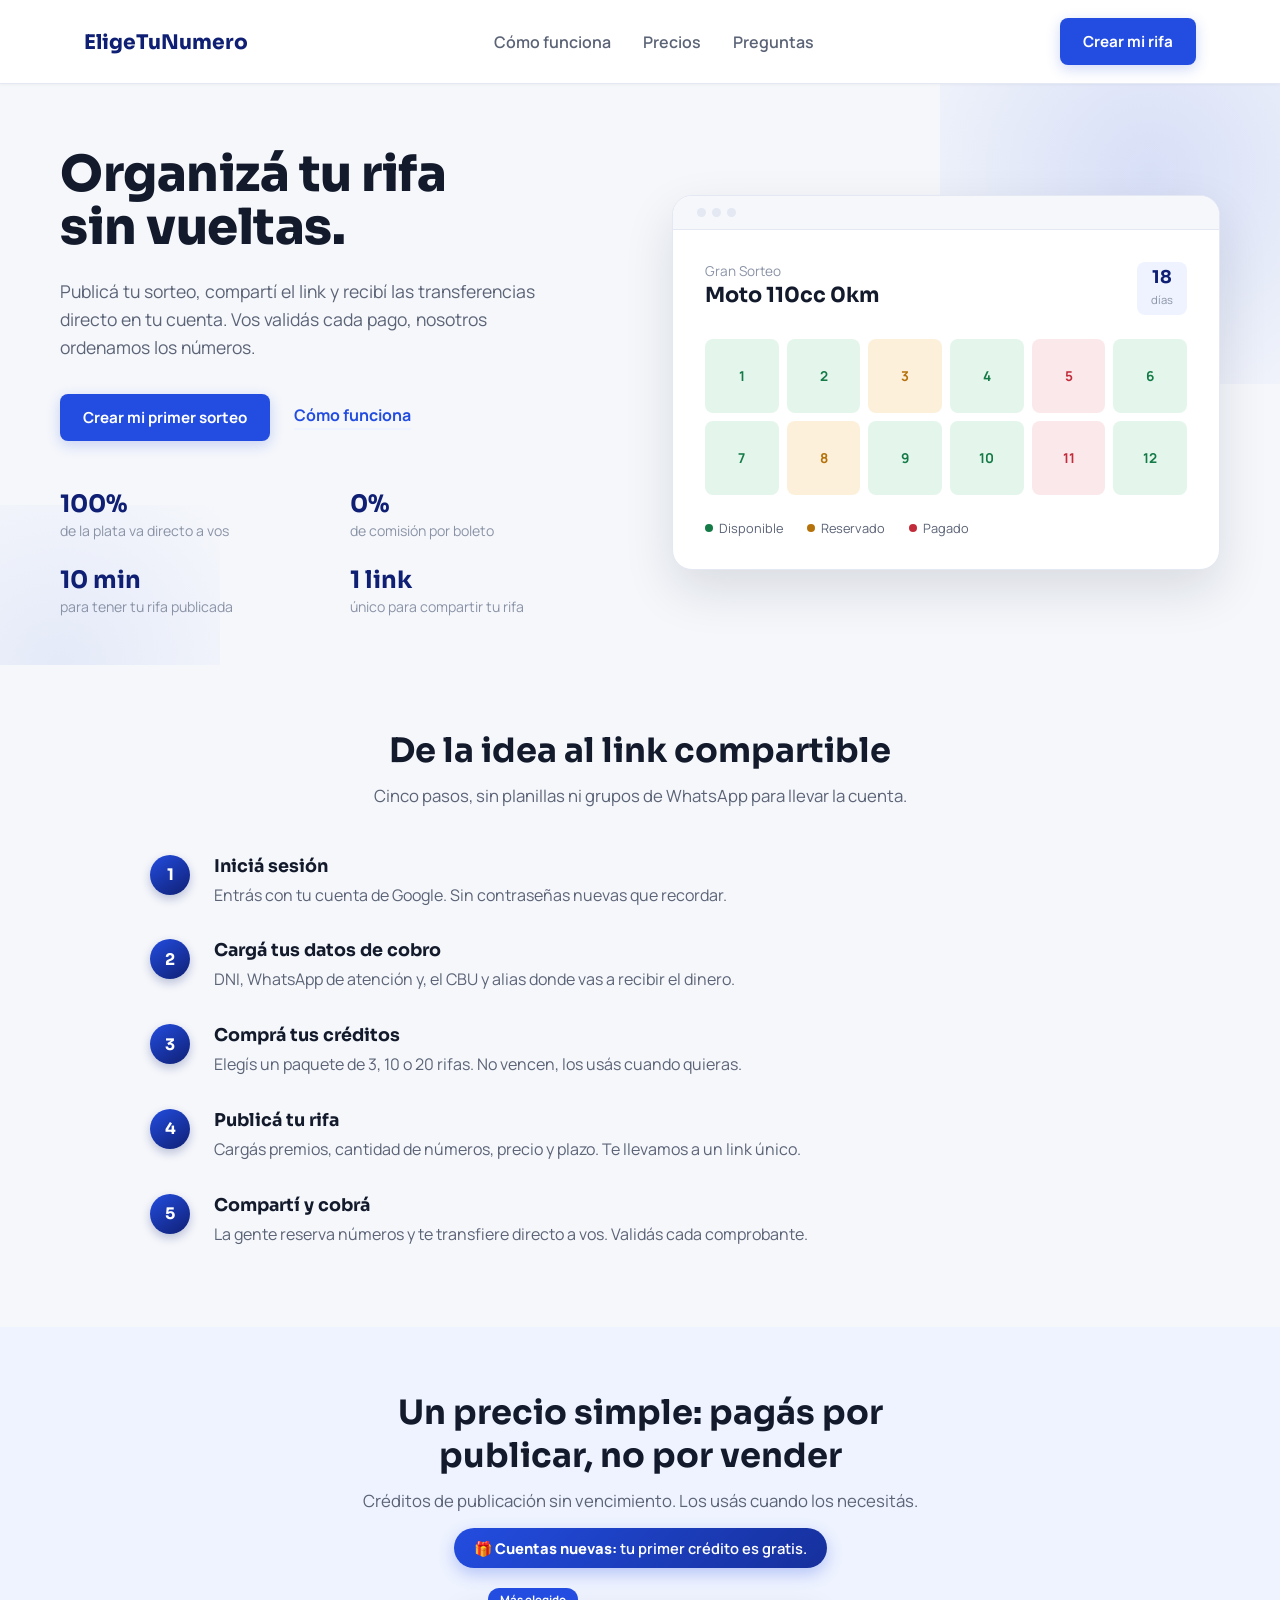
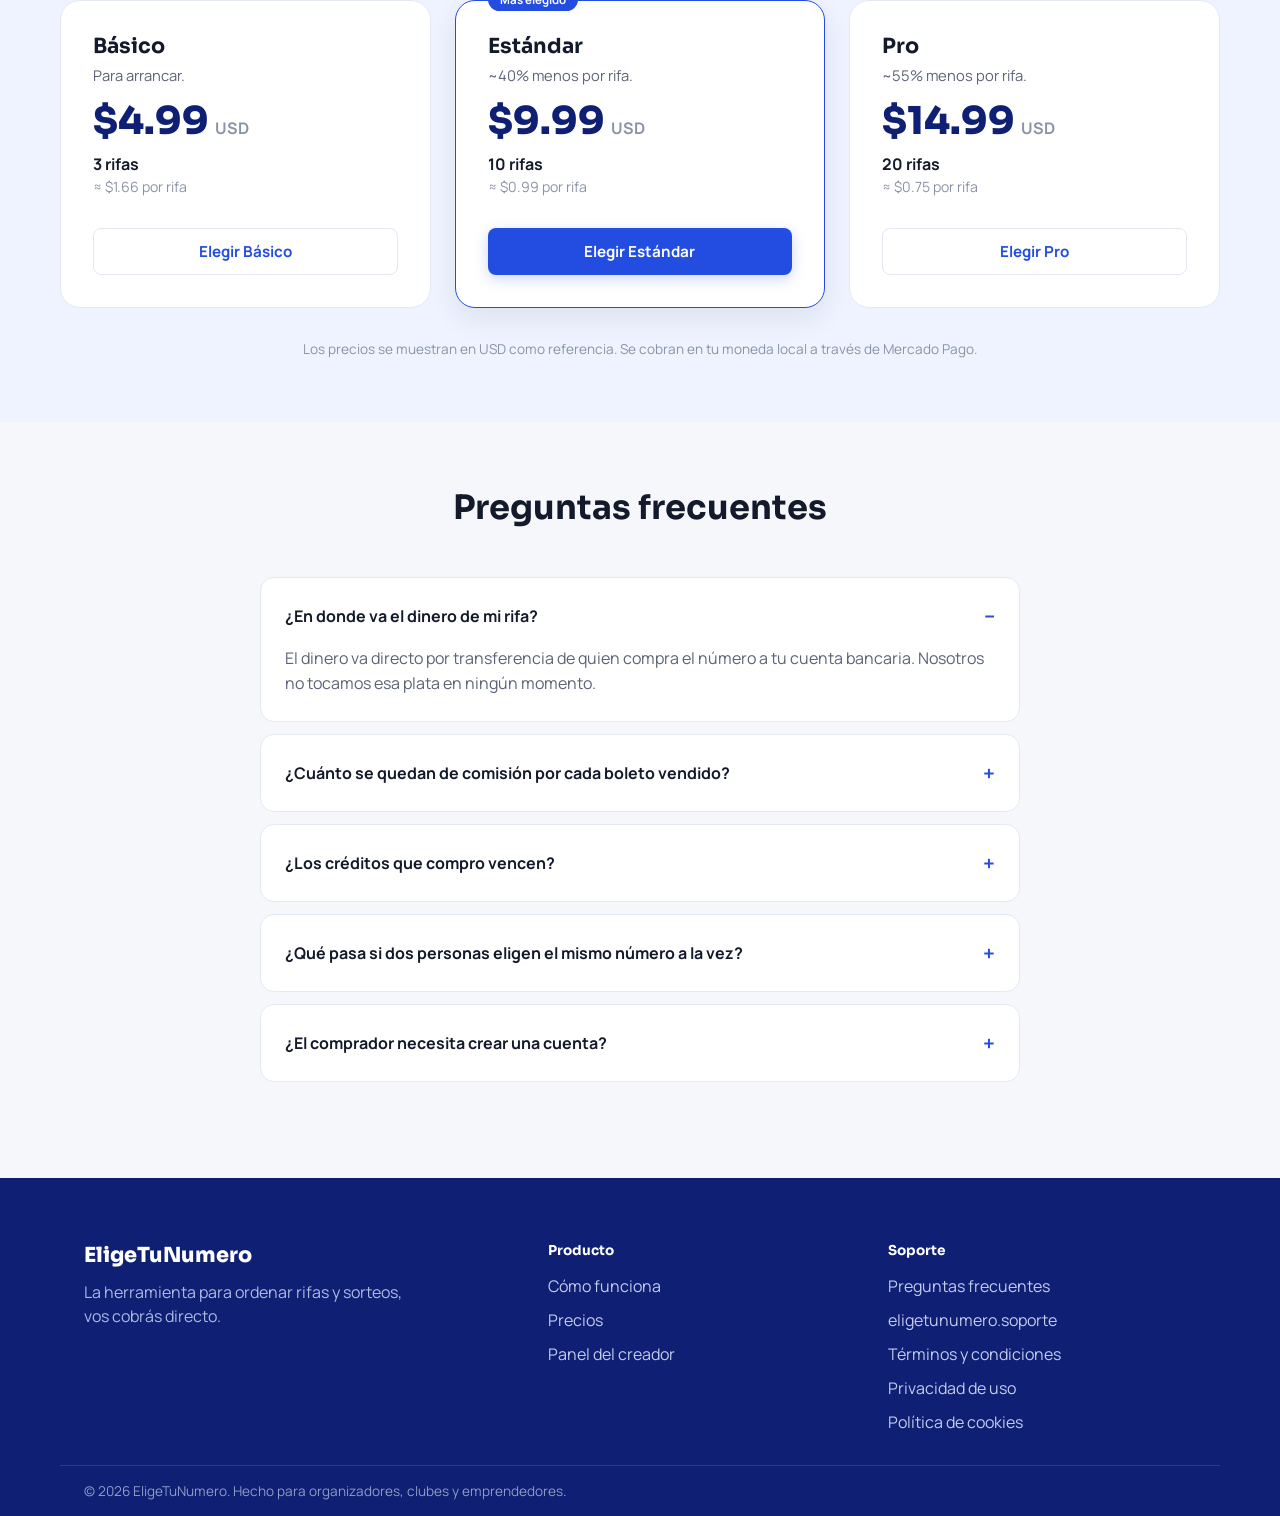
<file: index.html>
<!doctype html>
<html lang="es">
<head>
  <meta charset="UTF-8" />
  <meta name="viewport" content="width=device-width, initial-scale=1.0" />
  <title>EligeTuNumero — Crea tu rifa digital</title>
  <meta name="description" content="Creá y gestioná rifas digitales sin comisiones. Publicá tu rifa, compartí el link y que cada persona elija su número. Vos cobrás, vos elegís, nosotros ordenamos." />
  <meta name="robots" content="index,follow" />
  <meta name="theme-color" content="#234DE0" />
  <link rel="canonical" href="https://eligetunumero.com/" />
  <meta property="og:type" content="website" />
  <meta property="og:site_name" content="EligeTuNumero" />
  <meta property="og:locale" content="es_AR" />
  <meta property="og:title" content="EligeTuNumero — Crea tu rifa digital" />
  <meta property="og:description" content="Creá y gestioná rifas digitales sin comisiones. Publicá tu rifa, compartí el link y que cada persona elija su número. Vos cobrás, vos elegís, nosotros ordenamos." />
  <meta property="og:url" content="https://eligetunumero.com/" />
  <meta property="og:image" content="https://eligetunumero.com/assets/logo/icon.png" />
  <meta name="twitter:card" content="summary" />
  <meta name="twitter:title" content="EligeTuNumero — Crea tu rifa digital" />
  <meta name="twitter:description" content="Creá y gestioná rifas digitales sin comisiones. Publicá tu rifa, compartí el link y que cada persona elija su número. Vos cobrás, vos elegís, nosotros ordenamos." />
  <meta name="twitter:image" content="https://eligetunumero.com/assets/logo/icon.png" />
  <script type="application/ld+json">
    {
      "@context": "https://schema.org",
      "@graph": [
        {
          "@type": "Organization",
          "name": "EligeTuNumero",
          "url": "https://eligetunumero.com/",
          "logo": "https://eligetunumero.com/assets/logo/icon.png",
          "email": "eligetunumero.soporte@gmail.com"
        },
        {
          "@type": "WebSite",
          "name": "EligeTuNumero",
          "url": "https://eligetunumero.com/",
          "inLanguage": "es"
        }
      ]
    }
  </script>

  <link rel="preconnect" href="https://fonts.googleapis.com" />
  <link rel="preconnect" href="https://fonts.gstatic.com" crossorigin />
  <link
    href="https://fonts.googleapis.com/css2?family=Sora:wght@600;700;800&family=Manrope:wght@400;500;600;700;800&display=swap"
    rel="stylesheet"
  />
  <!-- Icono del sitio -->
  <link rel="icon" type="image/png" href="assets/logo/icon.png">

  <link rel="stylesheet" href="css/tokens.css" />
  <link rel="stylesheet" href="css/base.css" />
  <link rel="stylesheet" href="css/animations.css" />
  <link rel="stylesheet" href="css/buttons.css" />
  <link rel="stylesheet" href="css/navbar.css" />
  <link rel="stylesheet" href="css/hero.css" />
  <link rel="stylesheet" href="css/demo-preview.css" />
  <link rel="stylesheet" href="css/how-it-works.css" />
  <link rel="stylesheet" href="css/pricing.css" />
  <link rel="stylesheet" href="css/promo.css" />
  <link rel="stylesheet" href="css/faq.css" />
  <link rel="stylesheet" href="css/footer.css" />
</head>
<body>

  <!-- Navbar -->
  <header class="navbar">
    <div class="navbar__inner">
      <a href="index.html" class="navbar__logo">EligeTuNumero</a>
      <nav class="navbar__links">
        <a href="#como-funciona">Cómo funciona</a>
        <a href="#precios">Precios</a>
        <a href="#preguntas">Preguntas</a>
      </nav>
      <div class="navbar__actions">
        <a href="login.html" class="btn btn-primary">Crear mi rifa</a>
      </div>
    </div>
  </header>

  <main>
    <!-- Hero -->
    <section class="hero">
      <div class="hero__inner">
        <div class="fade-in-up">
          <h1 class="hero__title">Organizá tu rifa<br />sin vueltas.</h1>
          <p class="hero__subtitle">
            Publicá tu sorteo, compartí el link y recibí las transferencias directo en tu cuenta.
            Vos validás cada pago, nosotros ordenamos los números.
          </p>

          <div class="hero__cta-row">
            <a href="login.html" class="btn btn-primary">Crear mi primer sorteo</a>
            <a href="#como-funciona" class="hero__secondary-link">Cómo funciona</a>
          </div>

          <div class="hero__stats">
            <div>
              <strong>100%</strong>
              <span>de la plata va directo a vos</span>
            </div>
            <div>
              <strong>0%</strong>
              <span>de comisión por boleto</span>
            </div>
            <div>
              <strong>10 min</strong>
              <span>para tener tu rifa publicada</span>
            </div>
            <div>
              <strong>1 link</strong>
              <span>único para compartir tu rifa</span>
            </div>
          </div>
        </div>

        <!-- Vista previa del producto, en vez de una ilustración -->
        <div class="demo-card fade-in-up" style="animation-delay: 0.1s;">
          <div class="demo-card__topbar">
            <div class="demo-card__dots">
              <span></span><span></span><span></span>
            </div>
          </div>

          <div class="demo-card__content">
            <div class="demo-card__head">
              <div>
                <p class="demo-card__eyebrow">Gran Sorteo</p>
                <h3>Moto 110cc 0km</h3>
              </div>
              <div class="demo-card__countdown">
                <strong>18</strong>
                <span>días</span>
              </div>
            </div>

            <div class="demo-card__grid">
              <div class="demo-card__cell demo-card__cell--disponible">1</div>
              <div class="demo-card__cell demo-card__cell--disponible">2</div>
              <div class="demo-card__cell demo-card__cell--reservado">3</div>
              <div class="demo-card__cell demo-card__cell--disponible">4</div>
              <div class="demo-card__cell demo-card__cell--pagado">5</div>
              <div class="demo-card__cell demo-card__cell--disponible">6</div>
              <div class="demo-card__cell demo-card__cell--disponible">7</div>
              <div class="demo-card__cell demo-card__cell--reservado">8</div>
              <div class="demo-card__cell demo-card__cell--disponible">9</div>
              <div class="demo-card__cell demo-card__cell--disponible">10</div>
              <div class="demo-card__cell demo-card__cell--pagado">11</div>
              <div class="demo-card__cell demo-card__cell--disponible">12</div>
            </div>

            <div class="demo-card__legend">
              <span><i class="dot-available"></i> Disponible</span>
              <span><i class="dot-reserved"></i> Reservado</span>
              <span><i class="dot-paid"></i> Pagado</span>
            </div>
          </div>
        </div>
      </div>
    </section>

    <!-- Cómo funciona -->
    <section id="como-funciona" class="how">
      <div class="container-narrow">
        <h2 class="how__heading">De la idea al link compartible</h2>
        <p class="how__lead">Cinco pasos, sin planillas ni grupos de WhatsApp para llevar la cuenta.</p>

        <ol class="how__steps">
          <li class="how__step reveal">
            <span class="how__index">1</span>
            <div>
              <h3>Iniciá sesión</h3>
              <p>Entrás con tu cuenta de Google. Sin contraseñas nuevas que recordar.</p>
            </div>
          </li>
          <li class="how__step reveal">
            <span class="how__index">2</span>
            <div>
              <h3>Cargá tus datos de cobro</h3>
              <p>DNI, WhatsApp de atención y, el CBU y alias donde vas a recibir el dinero.</p>
            </div>
          </li>
          <li class="how__step reveal">
            <span class="how__index">3</span>
            <div>
              <h3>Comprá tus créditos</h3>
              <p>Elegís un paquete de 3, 10 o 20 rifas. No vencen, los usás cuando quieras.</p>
            </div>
          </li>
          <li class="how__step reveal">
            <span class="how__index">4</span>
            <div>
              <h3>Publicá tu rifa</h3>
              <p>Cargás premios, cantidad de números, precio y plazo. Te llevamos a un link único.</p>
            </div>
          </li>
          <li class="how__step reveal">
            <span class="how__index">5</span>
            <div>
              <h3>Compartí y cobrá</h3>
              <p>La gente reserva números y te transfiere directo a vos. Validás cada comprobante.</p>
            </div>
          </li>
        </ol>
      </div>
    </section>

    <!-- Precios -->
    <section id="precios" class="pricing">
      <h2 class="pricing__heading">Un precio simple: pagás por publicar, no por vender</h2>
      <p class="pricing__lead">Créditos de publicación sin vencimiento. Los usás cuando los necesitás.</p>

      <div class="promo-banner" data-promo id="pricing-promo-banner">
        🎁 <strong>Cuentas nuevas:</strong> tu primer crédito es gratis.
      </div>

      <div class="pricing__grid">
        <div class="pricing-card reveal">
          <h3>Básico</h3>
          <p class="pricing-card__tagline">Para arrancar.</p>
          <div class="pricing-card__price">
            <span class="pricing-card__amount">$4.99</span>
            <span class="pricing-card__unit">USD</span>
          </div>
          <p class="pricing-card__raffles">3 rifas</p>
          <p class="pricing-card__per-raffle">≈ $1.66 por rifa</p>
          <a href="login.html?plan=basico" class="btn btn-secondary btn-block pricing-card__cta">Elegir Básico</a>
        </div>

        <div class="pricing-card pricing-card--highlight reveal">
          <span class="pricing-card__tag">Más elegido</span>
          <h3>Estándar</h3>
          <p class="pricing-card__tagline">~40% menos por rifa.</p>
          <div class="pricing-card__price">
            <span class="pricing-card__amount">$9.99</span>
            <span class="pricing-card__unit">USD</span>
          </div>
          <p class="pricing-card__raffles">10 rifas</p>
          <p class="pricing-card__per-raffle">≈ $0.99 por rifa</p>
          <a href="login.html?plan=estandar" class="btn btn-primary btn-block pricing-card__cta">Elegir Estándar</a>
        </div>

        <div class="pricing-card reveal">
          <h3>Pro</h3>
          <p class="pricing-card__tagline">~55% menos por rifa.</p>
          <div class="pricing-card__price">
            <span class="pricing-card__amount">$14.99</span>
            <span class="pricing-card__unit">USD</span>
          </div>
          <p class="pricing-card__raffles">20 rifas</p>
          <p class="pricing-card__per-raffle">≈ $0.75 por rifa</p>
          <a href="login.html?plan=pro" class="btn btn-secondary btn-block pricing-card__cta">Elegir Pro</a>
        </div>
      </div>

      <p class="pricing__note">
        Los precios se muestran en USD como referencia. Se cobran en tu moneda local a través de Mercado Pago.
      </p>
    </section>

    <!-- Preguntas frecuentes -->
    <section id="preguntas" class="faq">
      <h2 class="faq__heading">Preguntas frecuentes</h2>

      <div class="faq__list">
        <div class="faq-item is-open reveal">
          <button class="faq-item__question" aria-expanded="true">
            <span>¿En donde va el dinero de mi rifa?</span>
            <span class="faq-item__icon">−</span>
          </button>
          <p class="faq-item__answer">
            El dinero va directo por transferencia de quien compra el número a tu cuenta bancaria.
            Nosotros no tocamos esa plata en ningún momento.
          </p>
        </div>

        <div class="faq-item reveal">
          <button class="faq-item__question" aria-expanded="false">
            <span>¿Cuánto se quedan de comisión por cada boleto vendido?</span>
            <span class="faq-item__icon">+</span>
          </button>
          <p class="faq-item__answer">
            Cero. Te quedás con el 100% de lo que recaudás. Nuestro único cobro es el crédito para publicar la rifa.
          </p>
        </div>

        <div class="faq-item reveal">
          <button class="faq-item__question" aria-expanded="false">
            <span>¿Los créditos que compro vencen?</span>
            <span class="faq-item__icon">+</span>
          </button>
          <p class="faq-item__answer">
            No vencen nunca. Podés comprar un paquete de 20 rifas y usarlas a lo largo de meses o años.
          </p>
        </div>

        <div class="faq-item reveal">
          <button class="faq-item__question" aria-expanded="false">
            <span>¿Qué pasa si dos personas eligen el mismo número a la vez?</span>
            <span class="faq-item__icon">+</span>
          </button>
          <p class="faq-item__answer">
            El número queda reservado cuando alguien envía su reserva con el comprobante de pago.
            El primero en enviarla se queda con el número, y a la otra persona se le avisa que ya no
            está disponible. Si el organizador rechaza el comprobante, el número vuelve a estar libre.
          </p>
        </div>

        <div class="faq-item reveal">
          <button class="faq-item__question" aria-expanded="false">
            <span>¿El comprador necesita crear una cuenta?</span>
            <span class="faq-item__icon">+</span>
          </button>
          <p class="faq-item__answer">
            No. Completa un formulario corto, transfiere y sube el comprobante. Nada de contraseñas ni
            verificaciones de email.
          </p>
        </div>
      </div>
    </section>
  </main>

  <!-- Footer -->
  <footer class="footer">
    <div class="footer__inner">
      <div class="footer__brand">
        <span class="footer__logo">EligeTuNumero</span>
        <p>La herramienta para ordenar rifas y sorteos, vos cobrás directo.</p>
      </div>

      <div class="footer__col">
        <h4>Producto</h4>
        <a href="#como-funciona">Cómo funciona</a>
        <a href="#precios">Precios</a>
        <a href="login.html">Panel del creador</a>
      </div>

      <div class="footer__col">
        <h4>Soporte</h4>
        <a href="#preguntas">Preguntas frecuentes</a>
        <a href="mailto:eligetunumero.soporte@gmail.com" title="eligetunumero.soporte@gmail.com">eligetunumero.soporte</a>
        <a href="terminos-y-condiciones.html">Términos y condiciones</a>
        <a href="privacidad.html">Privacidad de uso</a>
        <a href="cookies.html">Política de cookies</a>
      </div>
    </div>

    <div class="footer__bottom">
      <span id="footer-year-text">© 2026 EligeTuNumero. Hecho para organizadores, clubes y emprendedores.</span>
    </div>
  </footer>

  <script>
    document.getElementById('footer-year-text').textContent =
      '© ' + new Date().getFullYear() + ' EligeTuNumero. Hecho para organizadores, clubes y emprendedores.'
  </script>
  <script src="js/config.js"></script>
  <script src="js/common/promo.js"></script>
  <script src="js/landing/faq.js"></script>
  <script src="js/common/scroll-reveal.js"></script>
</body>
</html>
</file>
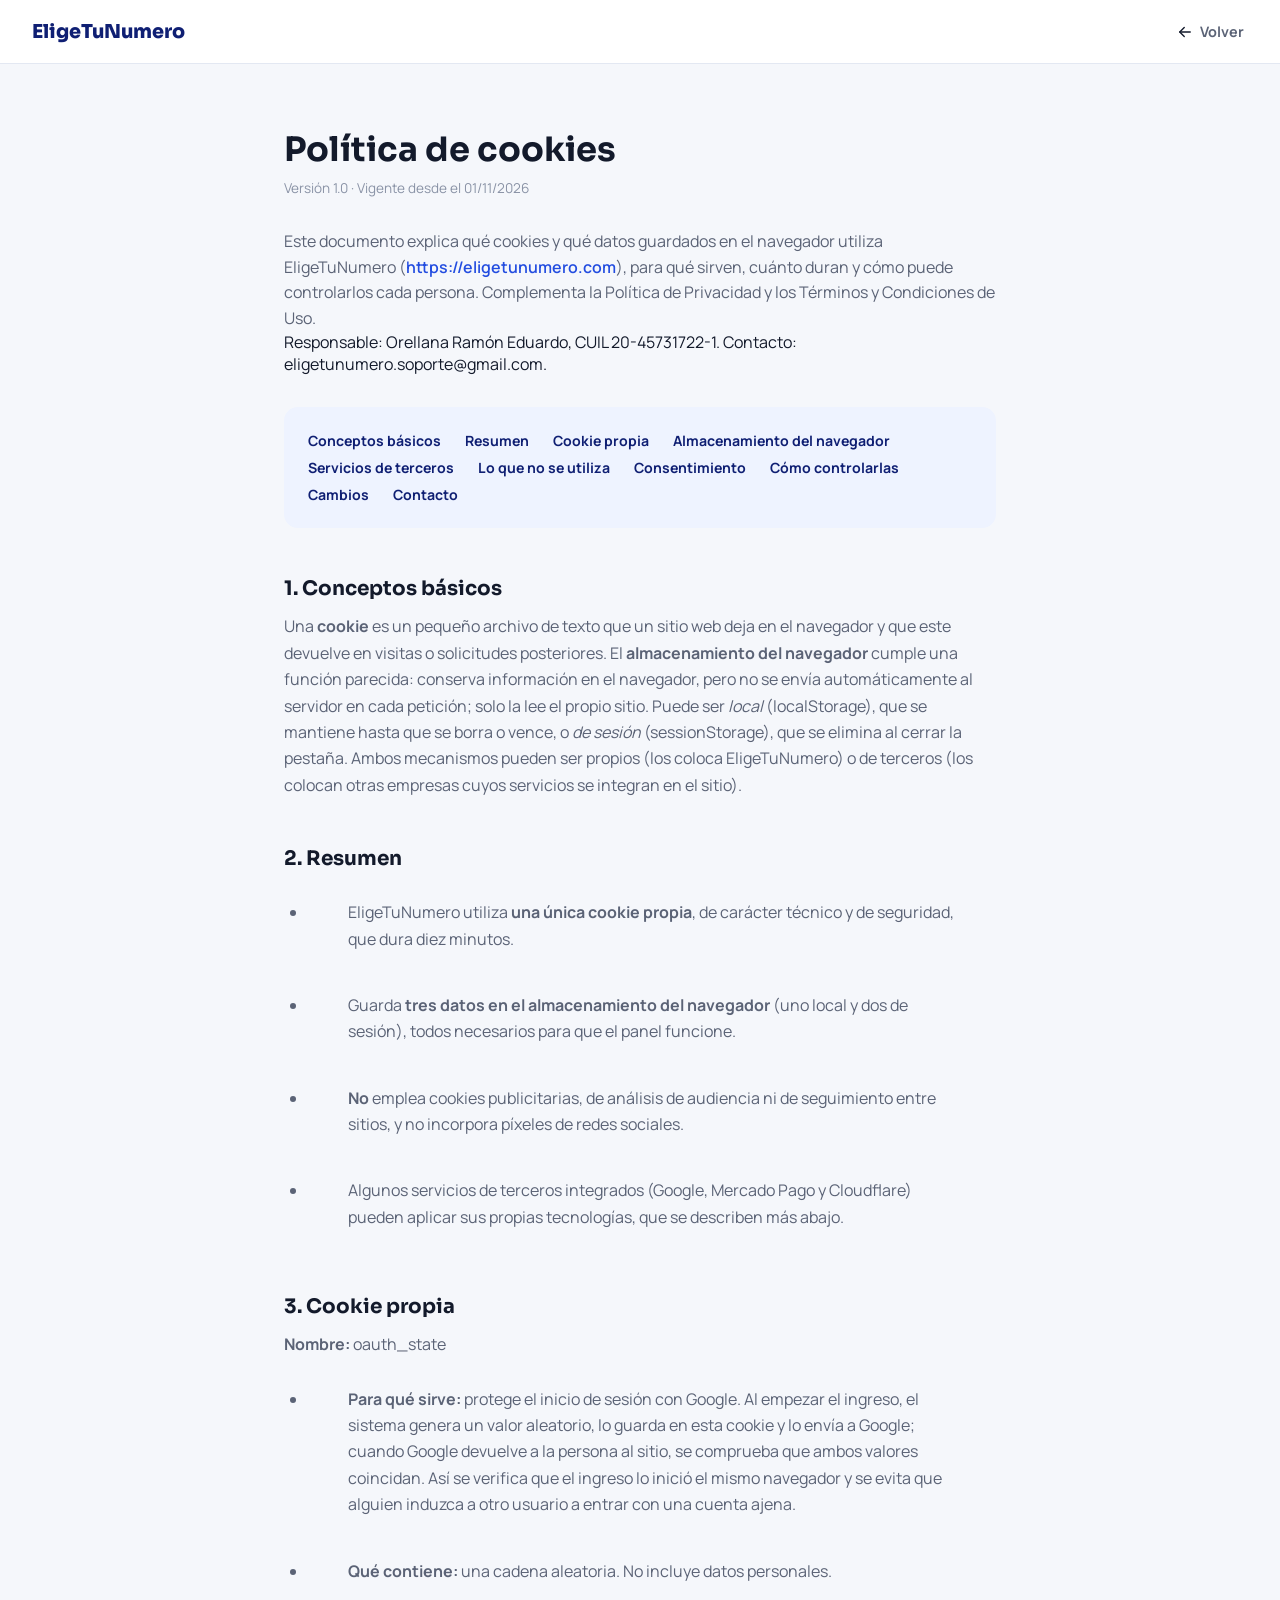
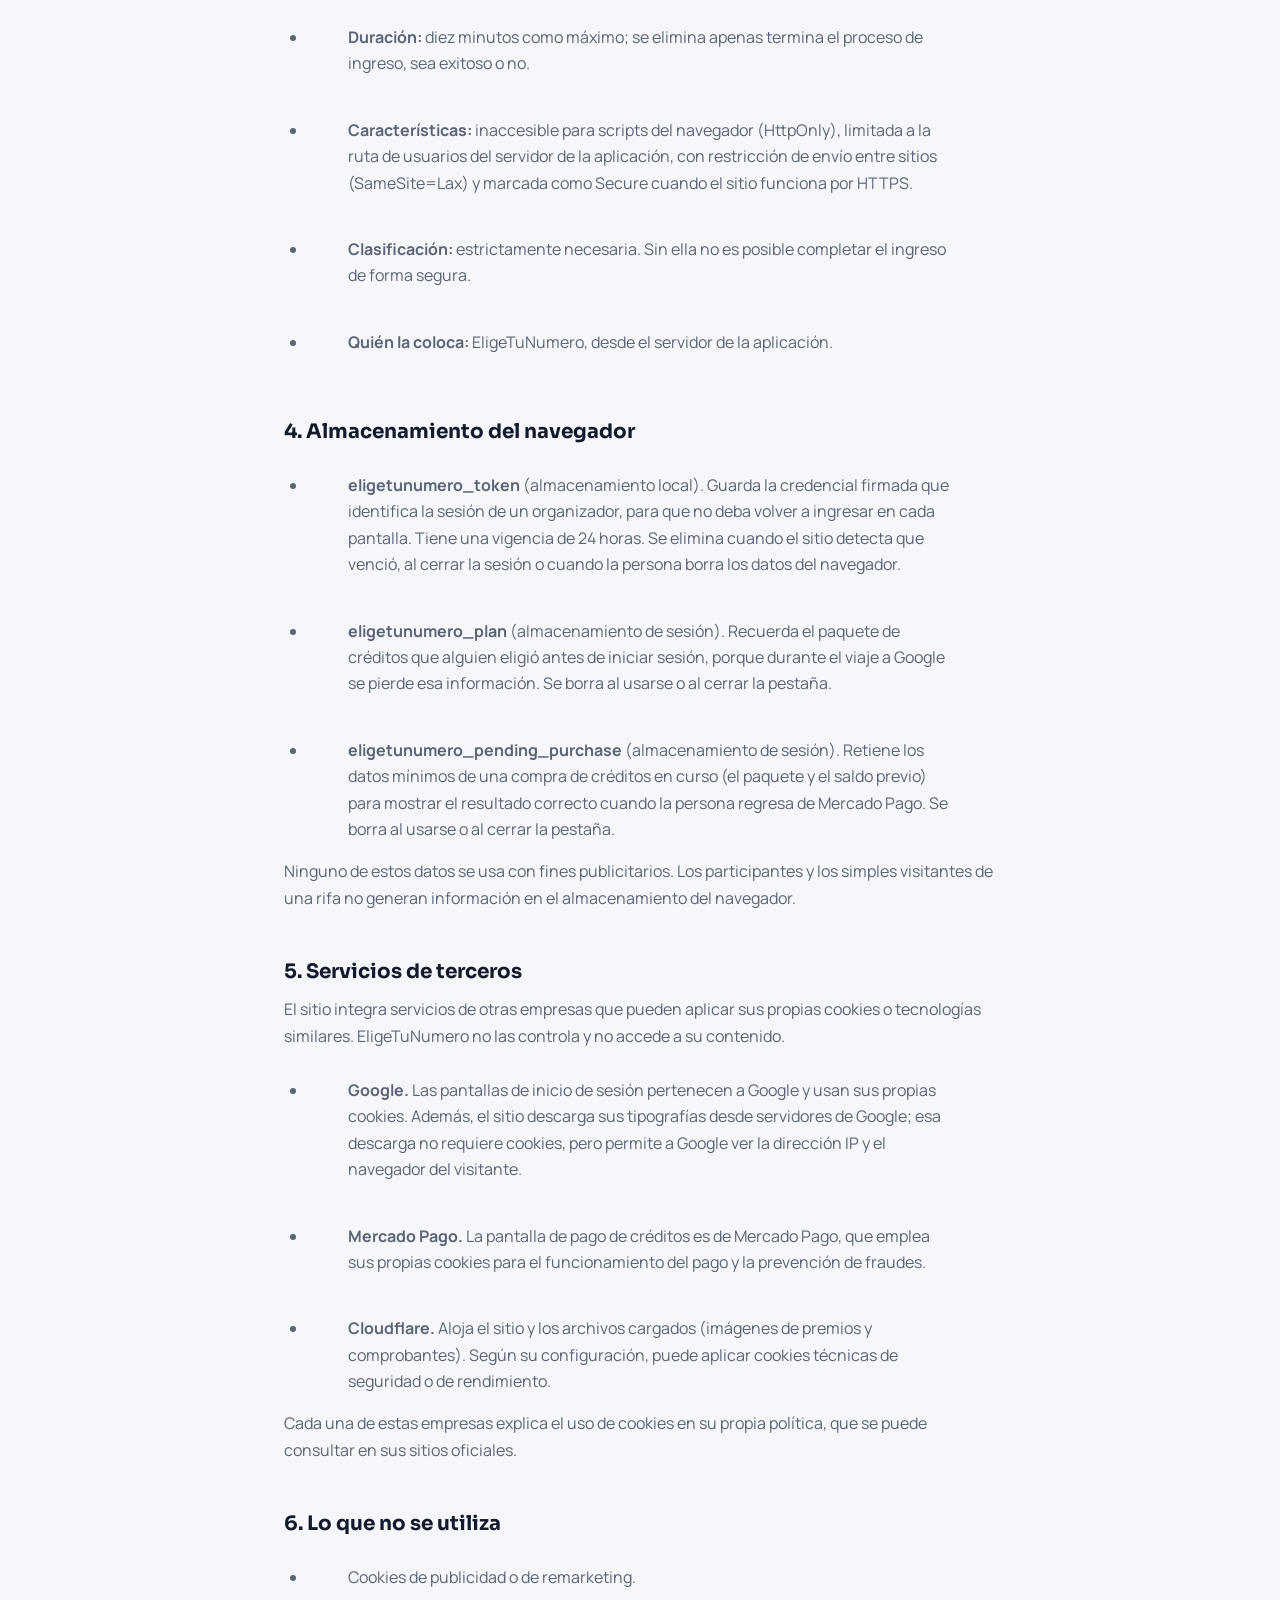
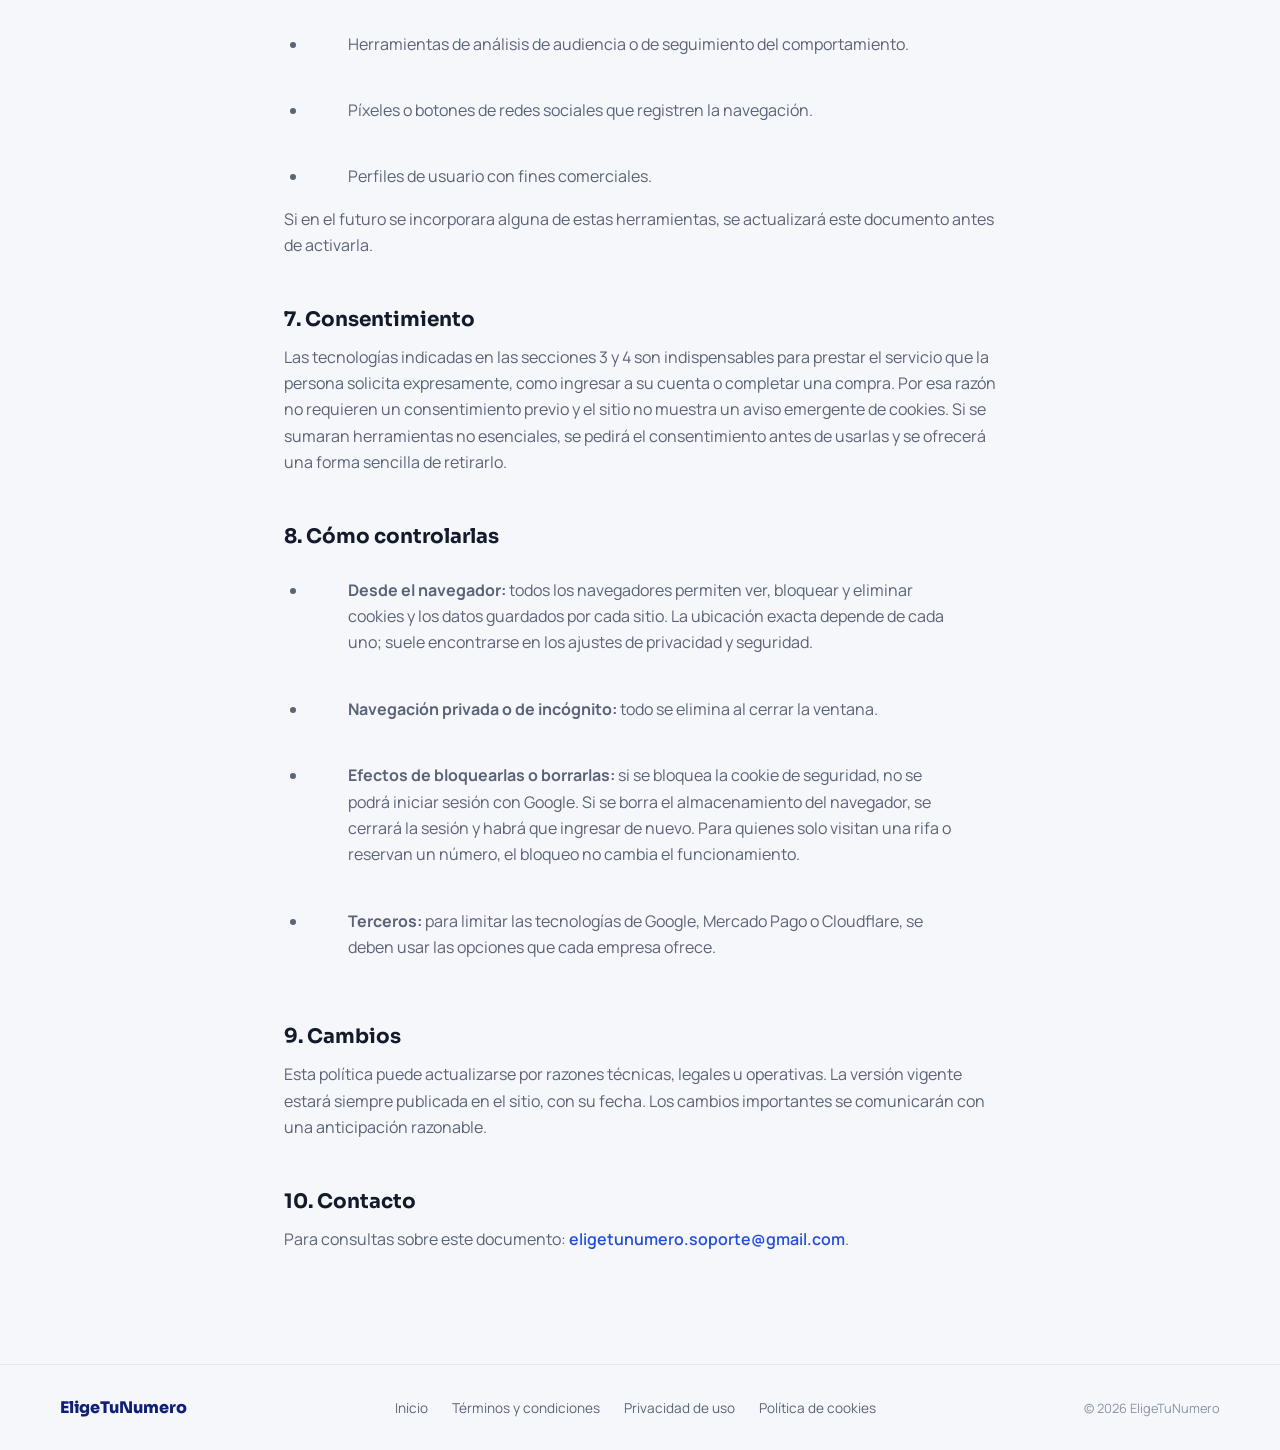
<file: cookies.html>
<!doctype html>
<html lang="es">
<head>
  <meta charset="UTF-8" />
  <meta name="viewport" content="width=device-width, initial-scale=1.0" />
  <title>Política de cookies — EligeTuNumero</title>
  <meta name="description" content="Qué cookies y almacenamiento del navegador usa EligeTuNumero y para qué." />
  <meta name="robots" content="index,follow" />
  <meta name="theme-color" content="#234DE0" />
  <link rel="canonical" href="https://eligetunumero.com/cookies.html" />
  <meta property="og:type" content="website" />
  <meta property="og:site_name" content="EligeTuNumero" />
  <meta property="og:locale" content="es_AR" />
  <meta property="og:title" content="Política de cookies — EligeTuNumero" />
  <meta property="og:description" content="Qué cookies y almacenamiento del navegador usa EligeTuNumero y para qué." />
  <meta property="og:url" content="https://eligetunumero.com/cookies.html" />
  <meta property="og:image" content="https://eligetunumero.com/assets/logo/icon.png" />
  <meta name="twitter:card" content="summary" />
  <meta name="twitter:title" content="Política de cookies — EligeTuNumero" />
  <meta name="twitter:description" content="Qué cookies y almacenamiento del navegador usa EligeTuNumero y para qué." />
  <meta name="twitter:image" content="https://eligetunumero.com/assets/logo/icon.png" />

  <link rel="preconnect" href="https://fonts.googleapis.com" />
  <link rel="preconnect" href="https://fonts.gstatic.com" crossorigin />
  <link
    href="https://fonts.googleapis.com/css2?family=Sora:wght@600;700;800&family=Manrope:wght@400;500;600;700;800&display=swap"
    rel="stylesheet"
  />

  <link rel="icon" type="image/png" href="assets/logo/icon.png">

  <link rel="stylesheet" href="css/tokens.css" />
  <link rel="stylesheet" href="css/base.css" />
  <link rel="stylesheet" href="css/animations.css" />
  <link rel="stylesheet" href="css/buttons.css" />
  <link rel="stylesheet" href="css/legal.css" />
  <link rel="stylesheet" href="css/simple-footer.css" />
</head>
<body>

  <header class="legal-topbar">
    <a href="index.html" class="legal-topbar__logo">EligeTuNumero</a>
    <button class="back-button" onclick="history.back()"><span data-icon="arrow-left"></span> Volver</button>
  </header>

  <main class="legal-main">
    <h1>Política de cookies</h1>
    <p class="legal-updated">Versión 1.0 · Vigente desde el 01/11/2026</p>
    <p class="legal-intro">Este documento explica qué cookies y qué datos guardados en el navegador utiliza EligeTuNumero (<a href="https://eligetunumero.com">https://eligetunumero.com</a>), para qué sirven, cuánto duran y cómo puede controlarlos cada persona. Complementa la Política de Privacidad y los Términos y Condiciones de Uso.</p>
<p>Responsable: Orellana Ramón Eduardo, CUIL 20-45731722-1. Contacto: <a href="mailto:eligetunumero.soporte@gmail.com">eligetunumero.soporte@gmail.com</a>.</p>
    <nav class="legal-nav" aria-label="Contenido">
      <a href="#seccion-1">Conceptos básicos</a>
      <a href="#seccion-2">Resumen</a>
      <a href="#seccion-3">Cookie propia</a>
      <a href="#seccion-4">Almacenamiento del navegador</a>
      <a href="#seccion-5">Servicios de terceros</a>
      <a href="#seccion-6">Lo que no se utiliza</a>
      <a href="#seccion-7">Consentimiento</a>
      <a href="#seccion-8">Cómo controlarlas</a>
      <a href="#seccion-9">Cambios</a>
      <a href="#seccion-10">Contacto</a>
    </nav>
    <section class="legal-section" id="seccion-1">
      <h2>1. Conceptos básicos</h2>
      <p>Una <strong>cookie</strong> es un pequeño archivo de texto que un sitio web deja en el navegador y que este devuelve en visitas o solicitudes posteriores. El <strong>almacenamiento del navegador</strong> cumple una función parecida: conserva información en el navegador, pero no se envía automáticamente al servidor en cada petición; solo la lee el propio sitio. Puede ser <em>local</em> (localStorage), que se mantiene hasta que se borra o vence, o <em>de sesión</em> (sessionStorage), que se elimina al cerrar la pestaña. Ambos mecanismos pueden ser propios (los coloca EligeTuNumero) o de terceros (los colocan otras empresas cuyos servicios se integran en el sitio).</p>
    </section>
    <section class="legal-section" id="seccion-2">
      <h2>2. Resumen</h2>
      <ul>
<li><blockquote>
<p>EligeTuNumero utiliza <strong>una única cookie propia</strong>, de carácter técnico y de seguridad, que dura diez minutos.</p>
</blockquote></li>
<li><blockquote>
<p>Guarda <strong>tres datos en el almacenamiento del navegador</strong> (uno local y dos de sesión), todos necesarios para que el panel funcione.</p>
</blockquote></li>
<li><blockquote>
<p><strong>No</strong> emplea cookies publicitarias, de análisis de audiencia ni de seguimiento entre sitios, y no incorpora píxeles de redes sociales.</p>
</blockquote></li>
<li><blockquote>
<p>Algunos servicios de terceros integrados (Google, Mercado Pago y Cloudflare) pueden aplicar sus propias tecnologías, que se describen más abajo.</p>
</blockquote></li>
</ul>
    </section>
    <section class="legal-section" id="seccion-3">
      <h2>3. Cookie propia</h2>
      <p><strong>Nombre:</strong> oauth_state</p>
<ul>
<li><blockquote>
<p><strong>Para qué sirve:</strong> protege el inicio de sesión con Google. Al empezar el ingreso, el sistema genera un valor aleatorio, lo guarda en esta cookie y lo envía a Google; cuando Google devuelve a la persona al sitio, se comprueba que ambos valores coincidan. Así se verifica que el ingreso lo inició el mismo navegador y se evita que alguien induzca a otro usuario a entrar con una cuenta ajena.</p>
</blockquote></li>
<li><blockquote>
<p><strong>Qué contiene:</strong> una cadena aleatoria. No incluye datos personales.</p>
</blockquote></li>
<li><blockquote>
<p><strong>Duración:</strong> diez minutos como máximo; se elimina apenas termina el proceso de ingreso, sea exitoso o no.</p>
</blockquote></li>
<li><blockquote>
<p><strong>Características:</strong> inaccesible para scripts del navegador (HttpOnly), limitada a la ruta de usuarios del servidor de la aplicación, con restricción de envío entre sitios (SameSite=Lax) y marcada como Secure cuando el sitio funciona por HTTPS.</p>
</blockquote></li>
<li><blockquote>
<p><strong>Clasificación:</strong> estrictamente necesaria. Sin ella no es posible completar el ingreso de forma segura.</p>
</blockquote></li>
<li><blockquote>
<p><strong>Quién la coloca:</strong> EligeTuNumero, desde el servidor de la aplicación.</p>
</blockquote></li>
</ul>
    </section>
    <section class="legal-section" id="seccion-4">
      <h2>4. Almacenamiento del navegador</h2>
      <ul>
<li><blockquote>
<p><strong>eligetunumero_token</strong> (almacenamiento local). Guarda la credencial firmada que identifica la sesión de un organizador, para que no deba volver a ingresar en cada pantalla. Tiene una vigencia de 24 horas. Se elimina cuando el sitio detecta que venció, al cerrar la sesión o cuando la persona borra los datos del navegador.</p>
</blockquote></li>
<li><blockquote>
<p><strong>eligetunumero_plan</strong> (almacenamiento de sesión). Recuerda el paquete de créditos que alguien eligió antes de iniciar sesión, porque durante el viaje a Google se pierde esa información. Se borra al usarse o al cerrar la pestaña.</p>
</blockquote></li>
<li><blockquote>
<p><strong>eligetunumero_pending_purchase</strong> (almacenamiento de sesión). Retiene los datos mínimos de una compra de créditos en curso (el paquete y el saldo previo) para mostrar el resultado correcto cuando la persona regresa de Mercado Pago. Se borra al usarse o al cerrar la pestaña.</p>
</blockquote></li>
</ul>
<p>Ninguno de estos datos se usa con fines publicitarios. Los participantes y los simples visitantes de una rifa no generan información en el almacenamiento del navegador.</p>
    </section>
    <section class="legal-section" id="seccion-5">
      <h2>5. Servicios de terceros</h2>
      <p>El sitio integra servicios de otras empresas que pueden aplicar sus propias cookies o tecnologías similares. EligeTuNumero no las controla y no accede a su contenido.</p>
<ul>
<li><blockquote>
<p><strong>Google.</strong> Las pantallas de inicio de sesión pertenecen a Google y usan sus propias cookies. Además, el sitio descarga sus tipografías desde servidores de Google; esa descarga no requiere cookies, pero permite a Google ver la dirección IP y el navegador del visitante.</p>
</blockquote></li>
<li><blockquote>
<p><strong>Mercado Pago.</strong> La pantalla de pago de créditos es de Mercado Pago, que emplea sus propias cookies para el funcionamiento del pago y la prevención de fraudes.</p>
</blockquote></li>
<li><blockquote>
<p><strong>Cloudflare.</strong> Aloja el sitio y los archivos cargados (imágenes de premios y comprobantes). Según su configuración, puede aplicar cookies técnicas de seguridad o de rendimiento.</p>
</blockquote></li>
</ul>
<p>Cada una de estas empresas explica el uso de cookies en su propia política, que se puede consultar en sus sitios oficiales.</p>
    </section>
    <section class="legal-section" id="seccion-6">
      <h2>6. Lo que no se utiliza</h2>
      <ul>
<li><blockquote>
<p>Cookies de publicidad o de remarketing.</p>
</blockquote></li>
<li><blockquote>
<p>Herramientas de análisis de audiencia o de seguimiento del comportamiento.</p>
</blockquote></li>
<li><blockquote>
<p>Píxeles o botones de redes sociales que registren la navegación.</p>
</blockquote></li>
<li><blockquote>
<p>Perfiles de usuario con fines comerciales.</p>
</blockquote></li>
</ul>
<p>Si en el futuro se incorporara alguna de estas herramientas, se actualizará este documento antes de activarla.</p>
    </section>
    <section class="legal-section" id="seccion-7">
      <h2>7. Consentimiento</h2>
      <p>Las tecnologías indicadas en las secciones 3 y 4 son indispensables para prestar el servicio que la persona solicita expresamente, como ingresar a su cuenta o completar una compra. Por esa razón no requieren un consentimiento previo y el sitio no muestra un aviso emergente de cookies. Si se sumaran herramientas no esenciales, se pedirá el consentimiento antes de usarlas y se ofrecerá una forma sencilla de retirarlo.</p>
    </section>
    <section class="legal-section" id="seccion-8">
      <h2>8. Cómo controlarlas</h2>
      <ul>
<li><blockquote>
<p><strong>Desde el navegador:</strong> todos los navegadores permiten ver, bloquear y eliminar cookies y los datos guardados por cada sitio. La ubicación exacta depende de cada uno; suele encontrarse en los ajustes de privacidad y seguridad.</p>
</blockquote></li>
<li><blockquote>
<p><strong>Navegación privada o de incógnito:</strong> todo se elimina al cerrar la ventana.</p>
</blockquote></li>
<li><blockquote>
<p><strong>Efectos de bloquearlas o borrarlas:</strong> si se bloquea la cookie de seguridad, no se podrá iniciar sesión con Google. Si se borra el almacenamiento del navegador, se cerrará la sesión y habrá que ingresar de nuevo. Para quienes solo visitan una rifa o reservan un número, el bloqueo no cambia el funcionamiento.</p>
</blockquote></li>
<li><blockquote>
<p><strong>Terceros:</strong> para limitar las tecnologías de Google, Mercado Pago o Cloudflare, se deben usar las opciones que cada empresa ofrece.</p>
</blockquote></li>
</ul>
    </section>
    <section class="legal-section" id="seccion-9">
      <h2>9. Cambios</h2>
      <p>Esta política puede actualizarse por razones técnicas, legales u operativas. La versión vigente estará siempre publicada en el sitio, con su fecha. Los cambios importantes se comunicarán con una anticipación razonable.</p>
    </section>
    <section class="legal-section" id="seccion-10">
      <h2>10. Contacto</h2>
      <p>Para consultas sobre este documento: <a href="mailto:eligetunumero.soporte@gmail.com">eligetunumero.soporte@gmail.com</a>.</p>
    </section>
  </main>

  <footer class="simple-footer">
    <div class="simple-footer__inner">
      <span class="simple-footer__logo">EligeTuNumero</span>
      <div class="simple-footer__links">
        <a href="index.html">Inicio</a>
        <a href="terminos-y-condiciones.html">Términos y condiciones</a>
        <a href="privacidad.html">Privacidad de uso</a>
        <a href="cookies.html">Política de cookies</a>
      </div>
      <span class="simple-footer__copy" id="legal-footer-year">© 2026 EligeTuNumero</span>
    </div>
  </footer>

  <script src="js/common/icons.js"></script>
  <script src="js/common/render-icons.js"></script>
  <script src="js/common/scroll-reveal.js"></script>
  <script>
    document.getElementById('legal-footer-year').textContent = '© ' + new Date().getFullYear() + ' EligeTuNumero'
  </script>
</body>
</html>
</file>
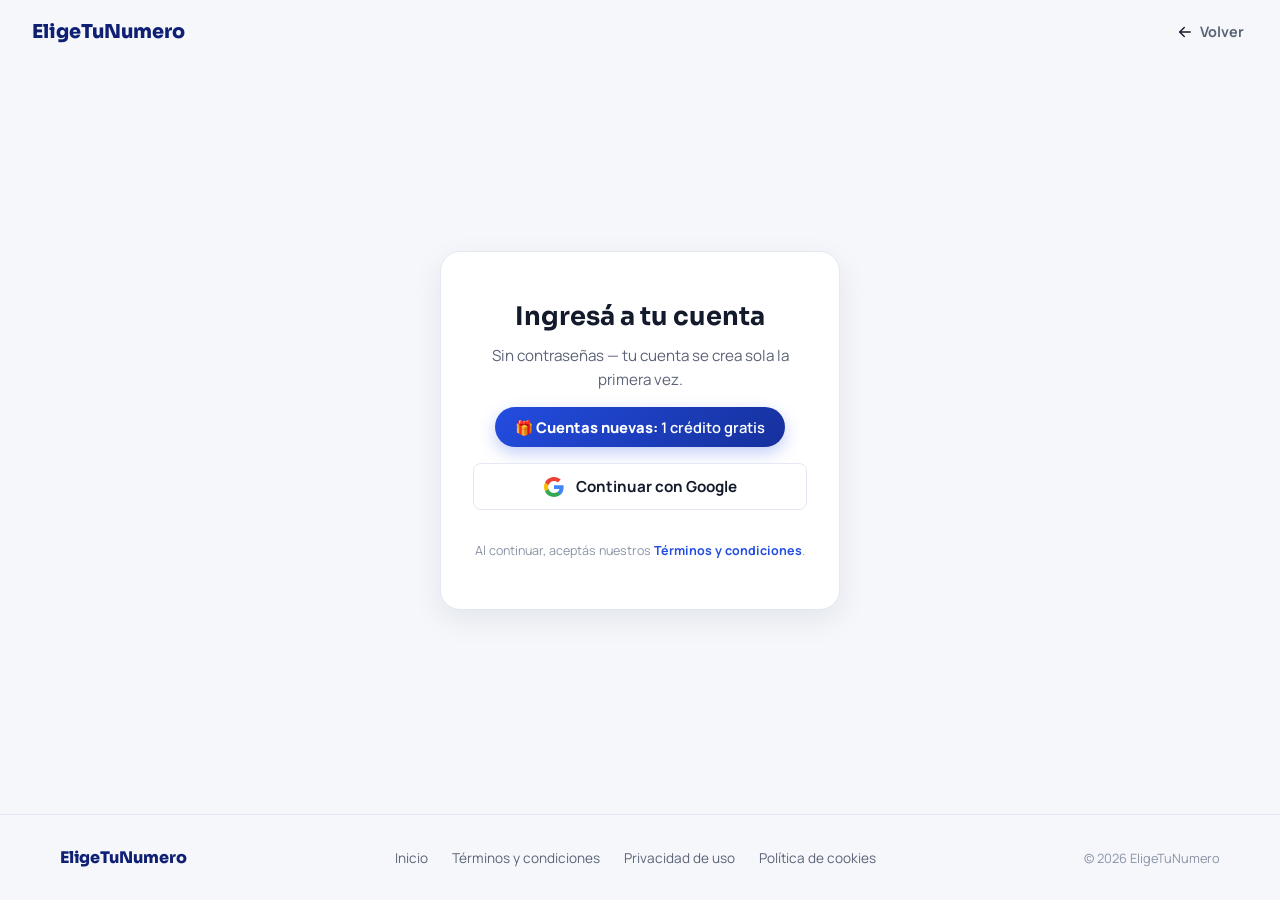
<file: login.html>
<!doctype html>
<html lang="es">
<head>
  <meta charset="UTF-8" />
  <meta name="viewport" content="width=device-width, initial-scale=1.0" />
  <title>Ingresar — EligeTuNumero</title>
  <meta name="description" content="Ingresá a EligeTuNumero con tu cuenta de Google para crear y administrar tus rifas digitales." />
  <meta name="robots" content="index,follow" />
  <meta name="theme-color" content="#234DE0" />
  <link rel="canonical" href="https://eligetunumero.com/login.html" />
  <meta property="og:type" content="website" />
  <meta property="og:site_name" content="EligeTuNumero" />
  <meta property="og:locale" content="es_AR" />
  <meta property="og:title" content="Ingresar — EligeTuNumero" />
  <meta property="og:description" content="Ingresá a EligeTuNumero con tu cuenta de Google para crear y administrar tus rifas digitales." />
  <meta property="og:url" content="https://eligetunumero.com/login.html" />
  <meta property="og:image" content="https://eligetunumero.com/assets/logo/icon.png" />
  <meta name="twitter:card" content="summary" />
  <meta name="twitter:title" content="Ingresar — EligeTuNumero" />
  <meta name="twitter:description" content="Ingresá a EligeTuNumero con tu cuenta de Google para crear y administrar tus rifas digitales." />
  <meta name="twitter:image" content="https://eligetunumero.com/assets/logo/icon.png" />

  <link rel="preconnect" href="https://fonts.googleapis.com" />
  <link rel="preconnect" href="https://fonts.gstatic.com" crossorigin />
  <link
    href="https://fonts.googleapis.com/css2?family=Sora:wght@600;700;800&family=Manrope:wght@400;500;600;700;800&display=swap"
    rel="stylesheet"
  />

  <link rel="icon" type="image/png" href="assets/logo/icon.png">

  <link rel="stylesheet" href="css/tokens.css" />
  <link rel="stylesheet" href="css/base.css" />
  <link rel="stylesheet" href="css/animations.css" />
  <link rel="stylesheet" href="css/buttons.css" />
  <link rel="stylesheet" href="css/login.css" />
  <link rel="stylesheet" href="css/page-loader.css" />
  <link rel="stylesheet" href="css/promo.css" />
  <link rel="stylesheet" href="css/simple-footer.css" />
</head>
<body>

  <div class="auth-page">
    <header class="auth-topbar">
      <a href="index.html" class="auth-topbar__logo">EligeTuNumero</a>
      <button class="back-button" onclick="history.back()"><span data-icon="arrow-left"></span> Volver</button>
    </header>

    <main class="auth-main">
      <div class="auth-card">
        <h1>Ingresá a tu cuenta</h1>
        <p class="auth-card__subtitle">
          Sin contraseñas — tu cuenta se crea sola la primera vez.
        </p>

        <div class="promo-banner" data-promo>🎁 <strong>Cuentas nuevas:</strong> 1 crédito gratis</div>

        <div class="auth-providers">
          <button class="auth-provider-btn auth-provider-btn--google" data-provider="Google">
            <svg class="auth-provider-btn__icon" viewBox="0 0 24 24" aria-hidden="true">
              <path fill="#4285F4" d="M23.52 12.27c0-.85-.08-1.66-.22-2.45H12v4.63h6.48c-.28 1.5-1.14 2.78-2.42 3.63v3h3.91c2.29-2.11 3.55-5.19 3.55-8.81z"/>
              <path fill="#34A853" d="M12 24c3.24 0 5.96-1.08 7.95-2.92l-3.91-3c-1.08.73-2.47 1.16-4.04 1.16-3.1 0-5.73-2.09-6.67-4.9H1.29v3.09C3.27 21.3 7.31 24 12 24z"/>
              <path fill="#FBBC05" d="M5.33 14.34A7.2 7.2 0 0 1 4.95 12c0-.81.14-1.6.38-2.34V6.57H1.29A11.98 11.98 0 0 0 0 12c0 1.94.46 3.77 1.29 5.43l4.04-3.09z"/>
              <path fill="#EA4335" d="M12 4.75c1.77 0 3.35.61 4.6 1.8l3.45-3.45C17.95 1.19 15.24 0 12 0 7.31 0 3.27 2.7 1.29 6.57l4.04 3.09c.94-2.81 3.57-4.91 6.67-4.91z"/>
            </svg>
            Continuar con Google
          </button>
        </div>

        <p class="auth-loading" id="auth-loading"></p>

        <p class="auth-note">
          Al continuar, aceptás nuestros <a href="terminos-y-condiciones.html" style="color: var(--color-primary); font-weight:700;">Términos y condiciones</a>.
        </p>
      </div>
    </main>

    <footer class="simple-footer">
      <div class="simple-footer__inner">
        <span class="simple-footer__logo">EligeTuNumero</span>
        <div class="simple-footer__links">
          <a href="index.html">Inicio</a>
          <a href="terminos-y-condiciones.html">Términos y condiciones</a>
          <a href="privacidad.html">Privacidad de uso</a>
          <a href="cookies.html">Política de cookies</a>
        </div>
        <span class="simple-footer__copy" id="auth-footer-year">© 2026 EligeTuNumero</span>
      </div>
    </footer>
  </div>

  <script src="js/config.js"></script>
  <script src="js/auth/session.js"></script>
  <script src="js/common/promo.js"></script>
  <script src="js/common/icons.js"></script>
  <script src="js/common/render-icons.js"></script>
  <script src="js/auth/login.js"></script>
  <script>
    document.getElementById('auth-footer-year').textContent = '© ' + new Date().getFullYear() + ' EligeTuNumero'
  </script>
</body>
</html>
</file>
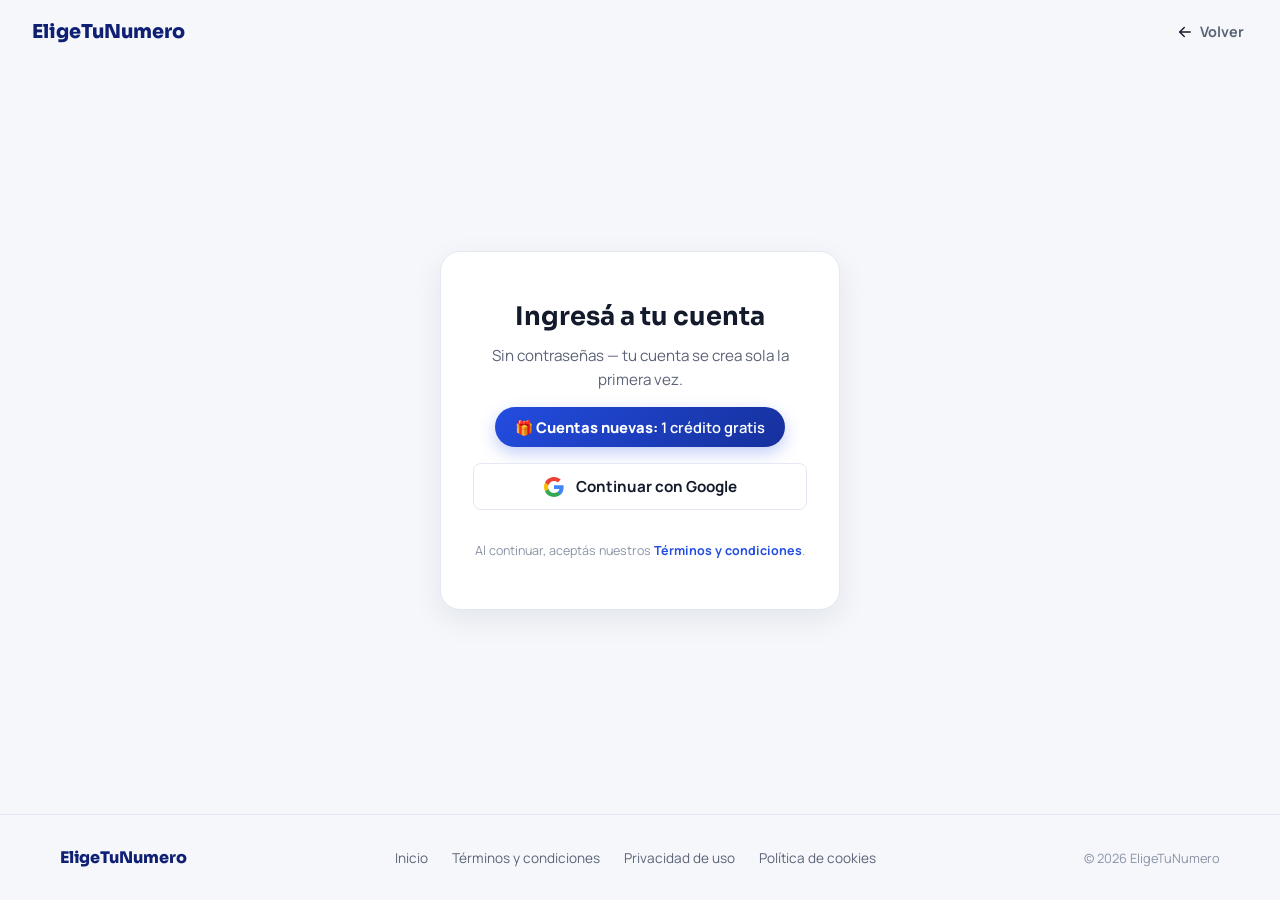
<file: me.html>
<!doctype html>
<html lang="es">
<head>
  <meta charset="UTF-8" />
  <meta name="viewport" content="width=device-width, initial-scale=1.0" />
  <title>Panel del creador — EligeTuNumero</title>
  <meta name="description" content="Panel privado del creador de rifas." />
  <meta name="robots" content="noindex,nofollow" />
  <meta name="theme-color" content="#234DE0" />

  <link rel="preconnect" href="https://fonts.googleapis.com" />
  <link rel="preconnect" href="https://fonts.gstatic.com" crossorigin />
  <link
    href="https://fonts.googleapis.com/css2?family=Sora:wght@600;700;800&family=Manrope:wght@400;500;600;700;800&display=swap"
    rel="stylesheet"
  />

  <link rel="icon" type="image/png" href="assets/logo/icon.png">

  <link rel="stylesheet" href="css/tokens.css" />
  <link rel="stylesheet" href="css/base.css" />
  <link rel="stylesheet" href="css/animations.css" />
  <link rel="stylesheet" href="css/buttons.css" />
  <link rel="stylesheet" href="css/badges.css" />
  <link rel="stylesheet" href="css/modal.css" />
  <link rel="stylesheet" href="css/error-modal.css" />
  <link rel="stylesheet" href="css/page-loader.css" />
  <link rel="stylesheet" href="css/creator-panel.css" />
  <link rel="stylesheet" href="css/forms.css" />
  <link rel="stylesheet" href="css/sidebar.css" />
  <link rel="stylesheet" href="css/credit-balance.css" />
  <link rel="stylesheet" href="css/profile-section.css" />
  <link rel="stylesheet" href="css/account-section.css" />
  <link rel="stylesheet" href="css/payments-validator.css" />
  <link rel="stylesheet" href="css/my-raffles.css" />
  <link rel="stylesheet" href="css/credit-purchase.css" />
  <link rel="stylesheet" href="css/confirmation.css" />
  <link rel="stylesheet" href="css/create-raffle.css" />
  <link rel="stylesheet" href="css/custom-select.css" />
  <link rel="stylesheet" href="css/carousel.css" />
</head>
<body data-requires-auth>

  <!-- Pantalla de carga: se quita sola (js/common/page-loader.js) -->
  <div class="page-loader" id="page-loader" role="status" aria-live="polite">
    <div class="page-loader__spinner" aria-hidden="true"></div>
    <p class="page-loader__text">Cargando...</p>
  </div>


  <div class="panel-page">
    <header class="panel-topbar">
      <a href="index.html" class="panel-topbar__logo">EligeTuNumero</a>
      <button class="back-button" onclick="history.back()"><span data-icon="arrow-left"></span> Volver</button>
    </header>

    <div class="panel-body">
      <aside class="sidebar">
        <p class="sidebar__title">Panel del creador</p>
        <button class="sidebar__toggle" id="sidebar-toggle-btn" aria-expanded="false" aria-controls="sidebar-nav">
          <span data-icon="menu"></span> Opciones
        </button>
        <nav id="sidebar-nav">
          <button class="sidebar__tab" data-tab="perfil">
            <span data-icon="user"></span> Perfil y cobro
          </button>
          <button class="sidebar__tab" data-tab="crear">
            <span data-icon="plus"></span> Crear rifa
          </button>
          <button class="sidebar__tab" data-tab="pagos">
            <span data-icon="receipt"></span> Validar pagos
          </button>
          <button class="sidebar__tab is-active" data-tab="rifas">
            <span data-icon="ticket"></span> Mis rifas y créditos
          </button>
          <button class="sidebar__tab" data-tab="cuenta">
            <span data-icon="shield"></span> Cuenta y privacidad
          </button>
          <!-- Solo la cuenta de soporte la ve: control-panel.js le quita "hidden" -->
          <button class="sidebar__tab" data-tab="control" id="control-tab" hidden>
            <span data-icon="receipt"></span> Panel de control
          </button>
        </nav>
      </aside>

      <main class="panel-content">

        <!-- Sección: Perfil y datos de cobro -->
        <section class="panel-section" data-section="perfil">
          <h2 class="section-heading">Perfil y datos de cobro</h2>
          <p class="section-subheading">
            Esta información se usa para identificarte ante quienes compran números y para mostrar dónde
            transferir.
          </p>

          <form class="profile-form" id="profile-form">
            <div class="profile-form__readonly">
              <div class="profile-form__readonly-row">
                <span>Email</span>
                <strong id="profile-readonly-email"></strong>
              </div>
              <div class="profile-form__readonly-row">
                <span>Proveedor</span>
                <strong id="profile-readonly-provider"></strong>
              </div>
            </div>

            <div class="profile-form__grid">
              <label class="field">
                <span>Nombre completo</span>
                <input id="profile-name" required maxlength="120" placeholder="Ej: Juan Pérez" />
              </label>
              <label class="field">
                <span>DNI (sin puntos)</span>
                <input id="profile-dni" required inputmode="numeric" maxlength="8" placeholder="Ej: 34567890" />
              </label>
              <label class="field">
                <span>WhatsApp de atención pública</span>
                <input id="profile-whatsapp" required maxlength="30" placeholder="Ej: 3813401680" />
              </label>
              <label class="field">
                <span>Titular de la cuenta bancaria</span>
                <input id="profile-holder" required maxlength="120" placeholder="Ej: Juan Pérez" />
              </label>
              <label class="field">
                <span>CBU / CVU</span>
                <input id="profile-cbu" required inputmode="numeric" maxlength="30" placeholder="22 dígitos" />
              </label>
              <label class="field">
                <span>Alias</span>
                <input id="profile-alias" required maxlength="20" placeholder="Ej: juan.perez.mp" />
              </label>
            </div>

            <div class="profile-form__footer">
              <button type="submit" class="btn btn-primary">Guardar cambios</button>
            </div>
          </form>
        </section>

        <!-- Sección: Crear rifa -->
        <section class="panel-section" data-section="crear">
          <h2 class="section-heading">Publicar una rifa nueva</h2>
          <p class="section-subheading">
            Se descuenta 1 crédito en el momento en que confirmás la publicación.
          </p>

          <p class="create-raffle-error" id="create-raffle-no-credits" style="margin-top: 16px;">
            No tenés créditos disponibles. Comprá un paquete desde "Mis rifas y créditos" antes de publicar.
          </p>

          <p class="create-raffle-error" id="create-raffle-incomplete-profile" style="margin-top: 16px;">
            Antes de publicar, completá tus datos de cobro en "Mi perfil": los compradores los usan para transferirte.
          </p>

          <form class="create-raffle-form" id="create-raffle-form">
            <div class="form-card">
              <h3>Datos generales</h3>
              <div class="create-raffle-grid">
                <label class="field field--full">
                  <span>Título</span>
                  <input id="cr-title" placeholder="Ej: Gran Sorteo Moto 110cc 0km" required maxlength="45" />
                </label>
                <label class="field field--full">
                  <span>Descripción</span>
                  <textarea id="cr-description" placeholder="" required maxlength="200"></textarea>
                </label>
                <label class="field field--full">
                  <span>Reglas y condiciones</span>
                  <textarea id="cr-rules" placeholder="Ej: El sorteo se realiza el 30/11 por la Lotería Nacional. Solo mayores de 18." required maxlength="1000"></textarea>
                  <small class="field-help">Conviene incluir la fecha del sorteo y cómo se elige al ganador.</small>
                </label>
              </div>
            </div>

            <div class="form-card">
              <h3>Premios</h3>
              <p class="form-card__hint">
                Cargá al menos 3 premios y hasta 9, uno por uno.
                <span class="form-card__hint-line">Las fotos se recortan solas en cuadrado (1:1).</span>
              </p>
              <div class="prize-carousel-wrapper">
                <div class="prizes-grid" id="prizes-container"></div>
              </div>
              <div class="prize-nav-mobile" id="prize-nav-mobile"></div>
              <button type="button" class="btn btn-secondary" id="add-prize-btn" style="margin-top: 16px;">
                <span data-icon="plus"></span> Agregar premio
              </button>
            </div>

            <div class="form-card">
              <h3>Números y plazo</h3>
              <div class="create-raffle-grid">
                <label class="field">
                  <span>Cantidad de números</span>
                  <select id="cr-quantity" data-custom-select>
                    <option value="30">30</option>
                    <option value="60">60</option>
                    <option value="100" selected>100</option>
                  </select>
                </label>
                <label class="field">
                  <span>Precio por número (en tu moneda local)</span>
                  <input id="cr-price" type="number" min="1" step="1" value="3500" placeholder="Ej: 3500" required />
                </label>
                <label class="field">
                  <span>Máximo de números por compra</span>
                  <select id="cr-max-per-purchase" data-custom-select>
                    <option value="1">1 número</option>
                    <option value="3" selected>3 números</option>
                    <option value="5">5 números</option>
                  </select>
                </label>
                <label class="field">
                  <span>Plazo de vigencia</span>
                  <select id="cr-duration" data-custom-select>
                    <option value="20">20 días</option>
                    <option value="25">25 días</option>
                    <option value="30" selected>30 días</option>
                  </select>
                </label>
              </div>
            </div>

            <p class="create-raffle-error" id="create-raffle-error"></p>

            <div class="form-footer">
              <span class="form-footer__note">
                Créditos disponibles: <strong id="create-raffle-credits-note">0</strong>
              </span>
              <button type="submit" class="btn btn-primary" id="create-raffle-submit">Publicar rifa</button>
            </div>
          </form>
        </section>

        <!-- Sección: Validador de pagos -->
        <section class="panel-section" data-section="pagos">
          <h2 class="section-heading">Validador de pagos</h2>
          <p class="section-subheading">Cada fila es una reserva de número esperando que confirmes la transferencia.</p>

          <div class="validator-tabs" id="validator-tabs">
            <button class="validator-tab is-active" data-tab="pendientes">
              Pendientes <span class="validator-tab__count" id="count-pendientes">0</span>
            </button>
            <button class="validator-tab" data-tab="aceptados">
              Aceptados <span class="validator-tab__count" id="count-aceptados">0</span>
            </button>
            <button class="validator-tab" data-tab="rechazados">
              Rechazados <span class="validator-tab__count" id="count-rechazados">0</span>
            </button>
          </div>

          <div class="validator-list" id="validator-list"></div>
        </section>

        <!-- Sección: Mis rifas y créditos -->
        <section class="panel-section is-active" data-section="rifas">
          <h2 class="section-heading">Mis rifas y créditos</h2>
          <p class="section-subheading">El saldo se descuenta en el momento en que publicás una rifa nueva.</p>

          <div class="raffles-layout">
            <div id="credit-balance-container"></div>
            <div class="raffles-list" id="raffles-list"></div>
          </div>
        </section>

        <!-- Sección: Cuenta y privacidad (por ahora los botones no hacen nada) -->
        <section class="panel-section" data-section="cuenta">
          <h2 class="section-heading">Cuenta y privacidad</h2>
          <p class="section-subheading">Pedidos sobre tus datos, tus créditos y tu cuenta.</p>

          <div class="account-actions">
            <div class="account-action">
              <div class="account-action__text">
                <h3>Pedir mis datos</h3>
                <p>Descargá una copia de los datos personales que guardamos de tu cuenta.</p>
              </div>
              <button type="button" class="btn btn-secondary" data-account-action="export-data">Pedir mis datos</button>
            </div>

            <div class="account-action">
              <div class="account-action__text">
                <h3>Devolución de créditos</h3>
                <p>Pedí la devolución de tus compras de créditos de los últimos 10 días.</p>
              </div>
              <button type="button" class="btn btn-secondary" data-account-action="refund-credits">Solicitar devolución</button>
            </div>

            <div class="account-action">
              <div class="account-action__text">
                <h3>Soporte</h3>
                <p>Escribinos si tenés una duda o un problema con tu cuenta o tus rifas.</p>
              </div>
              <button type="button" class="btn btn-secondary" data-account-action="contact-support">Contactar a soporte</button>
            </div>

            <div class="account-action">
              <div class="account-action__text">
                <h3>Cerrar sesión</h3>
                <p>Al salir se tendrá que volver a iniciar sesión para ingresar a tu cuenta.</p>
              </div>
              <button type="button" class="btn btn-secondary" data-account-action="logout">Cerrar sesión</button>
            </div>

            <div class="account-action account-action--danger">
              <div class="account-action__text">
                <h3>Desactivar cuenta</h3>
                <p>Dejá de usar tu cuenta de creador.</p>
              </div>
              <button type="button" class="btn btn-danger" data-account-action="deactivate-account">Desactivar cuenta</button>
            </div>
          </div>
        </section>

        <!-- Sección: Panel de control (solo para la cuenta de soporte) -->
        <section class="panel-section" data-section="control">
          <h2 class="section-heading">Panel de control</h2>
          <p class="section-subheading">Solicitudes enviadas por los usuarios.</p>

          <div class="validator-tabs" id="requests-tabs">
            <button class="validator-tab is-active" data-tab="recibidos">
              Recibidos <span class="validator-tab__count" id="count-recibidos">0</span>
            </button>
            <button class="validator-tab" data-tab="revisados">
              Revisados <span class="validator-tab__count" id="count-revisados">0</span>
            </button>
            <button class="validator-tab" data-tab="todos">
              Todos <span class="validator-tab__count" id="count-todos">0</span>
            </button>
          </div>

          <div class="validator-list" id="requests-list"></div>
        </section>

      </main>
    </div>
  </div>

  <!-- Modal genérico, usado por el validador de pagos -->
  <div class="modal-overlay" id="modal-overlay">
    <div class="modal-panel">
      <div class="modal-header">
        <h3 id="modal-title"></h3>
        <button class="modal-close" id="modal-close-btn" aria-label="Cerrar"><span data-icon="close"></span></button>
      </div>
      <div class="modal-body" id="modal-body"></div>
    </div>
  </div>

  <script src="js/config.js"></script>
  <script src="js/data/plans.js"></script>
  <script src="js/common/validators.js"></script>
  <script src="js/common/icons.js"></script>
  <script src="js/common/custom-select.js"></script>
  <script src="js/common/render-icons.js"></script>
  <script src="js/common/modal.js"></script>
  <script src="js/common/image-utils.js"></script>
  <script src="js/auth/session.js"></script>
  <script src="js/common/page-loader.js"></script>
  <script src="js/common/error-modal.js"></script>
  <script src="js/api.js"></script>
  <script src="js/creator/state.js"></script>
  <script src="js/creator/tabs.js"></script>
  <script src="js/creator/profile.js"></script>
  <script src="js/creator/payments.js"></script>
  <script src="js/creator/raffles.js"></script>
  <script src="js/creator/account.js"></script>
  <script src="js/creator/control-panel.js"></script>
  <script src="js/common/scroll-reveal.js"></script>
  <script src="js/creator/create-raffle.js"></script>
</body>
</html>
</file>
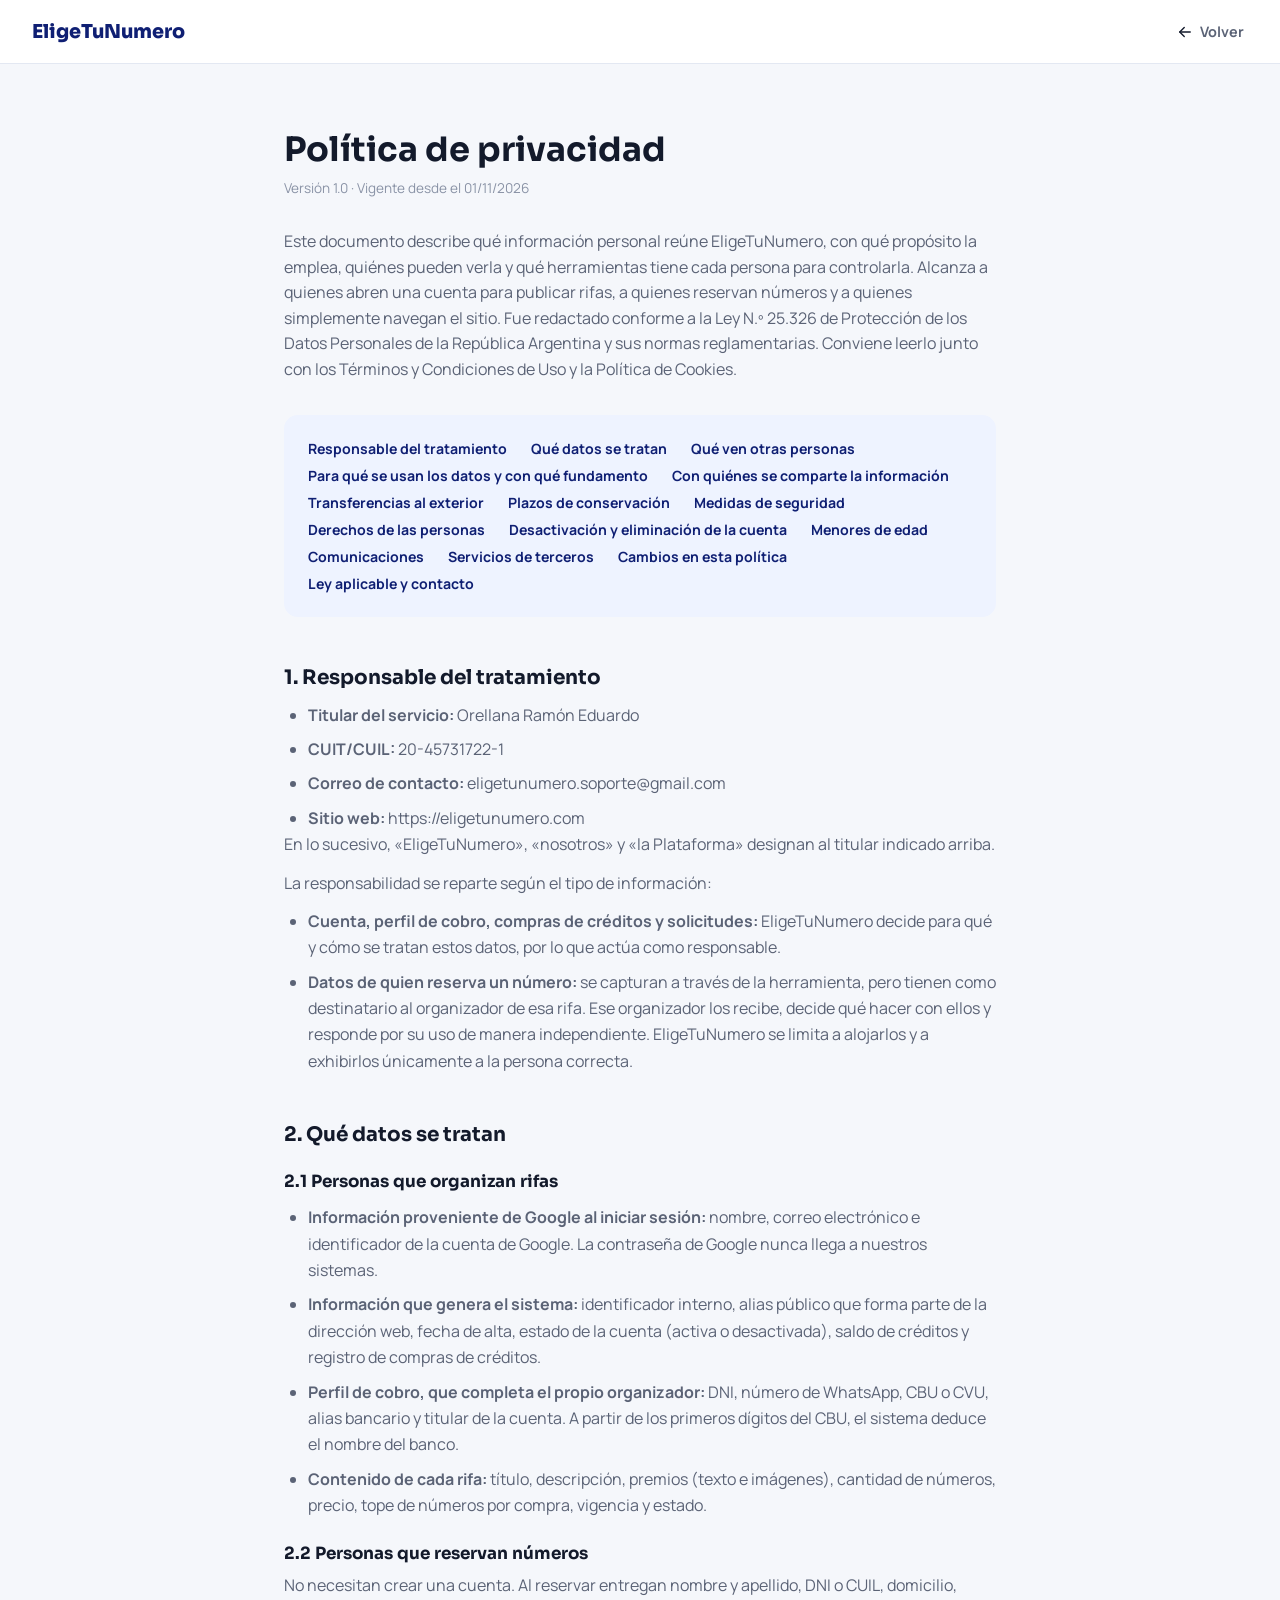
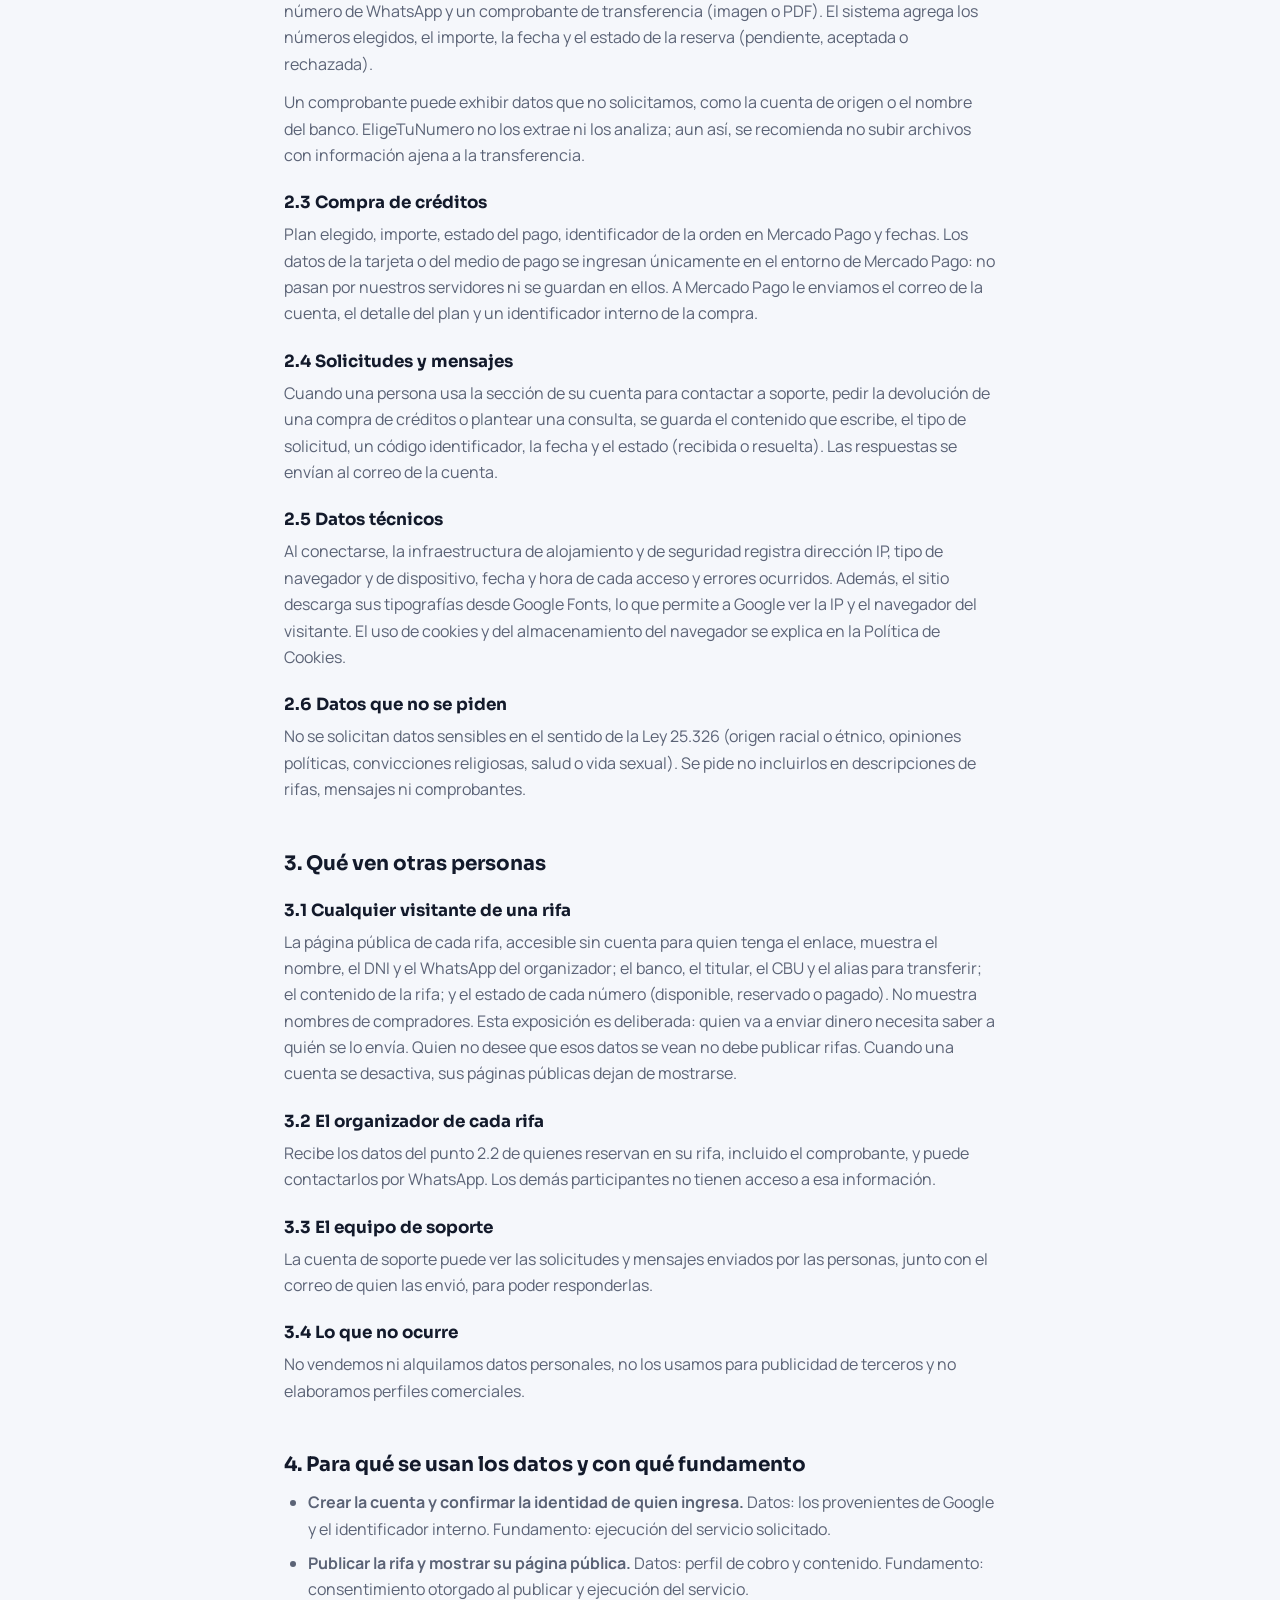
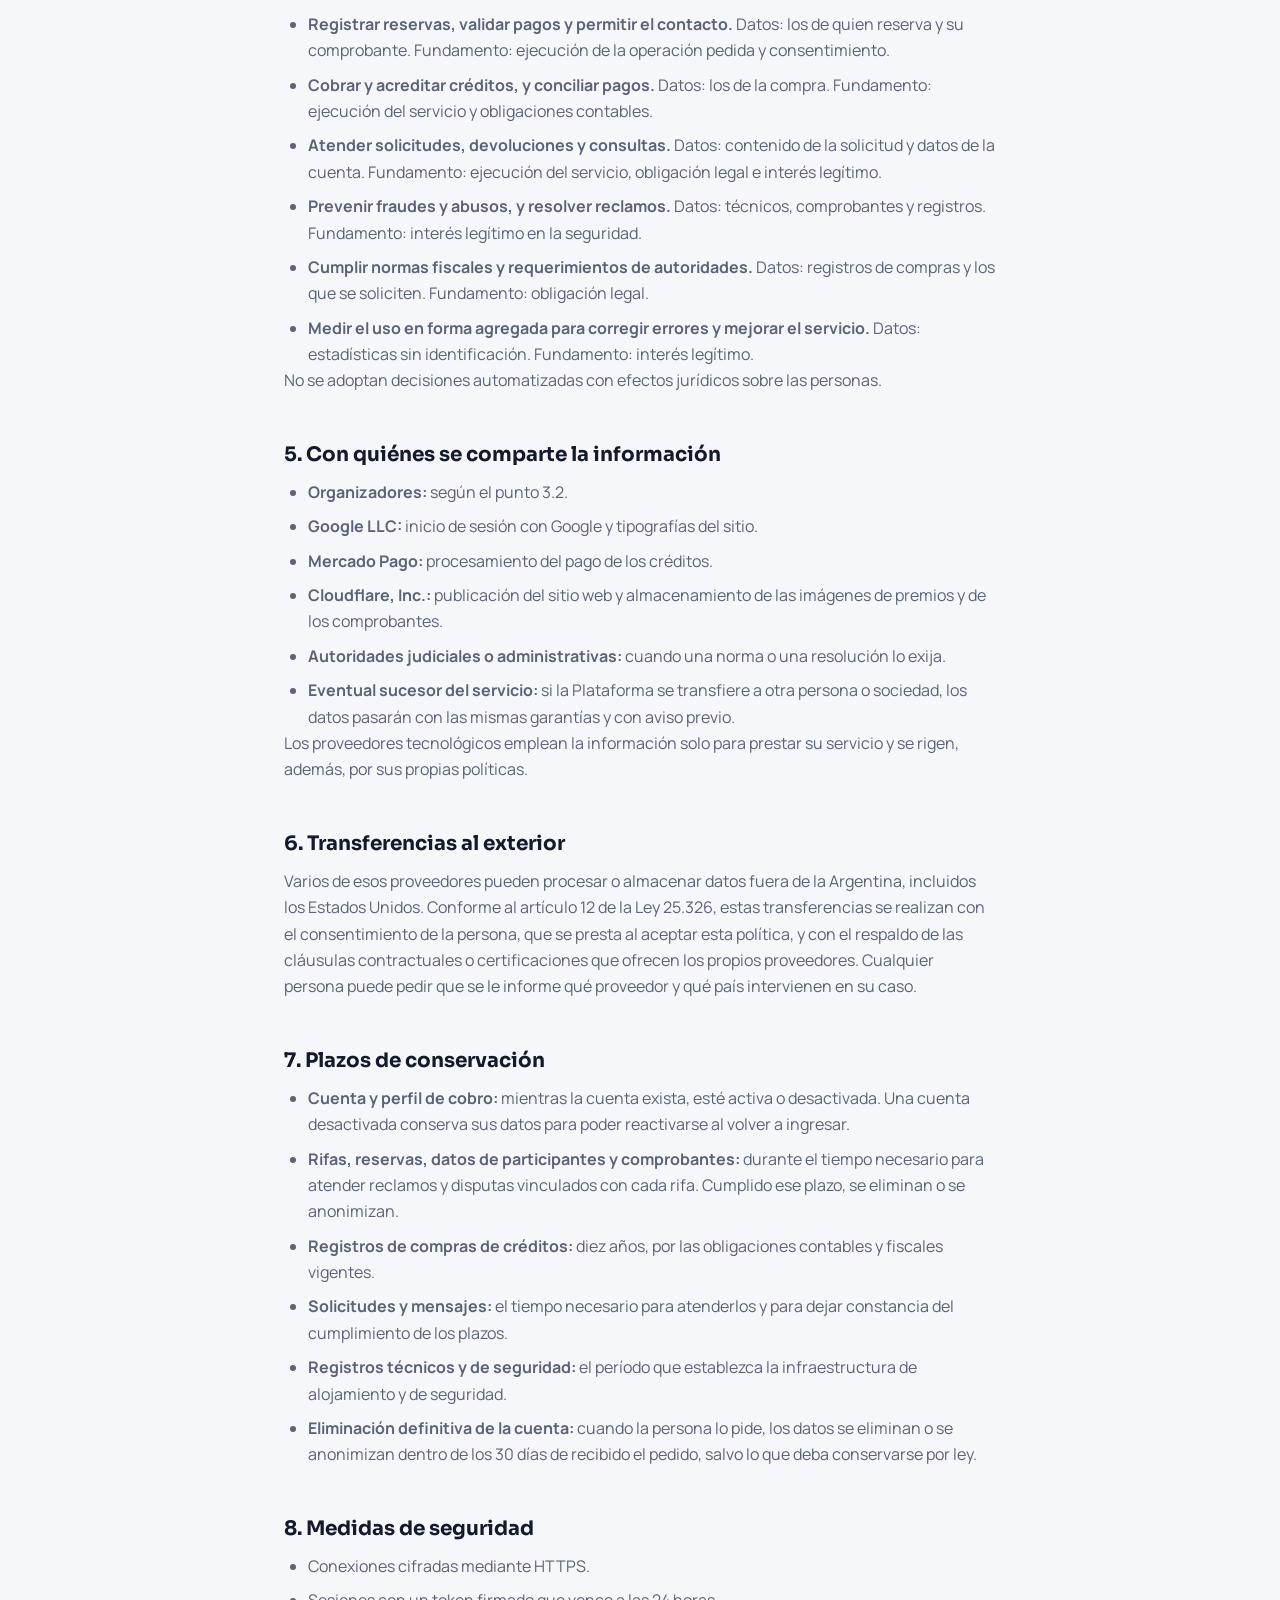
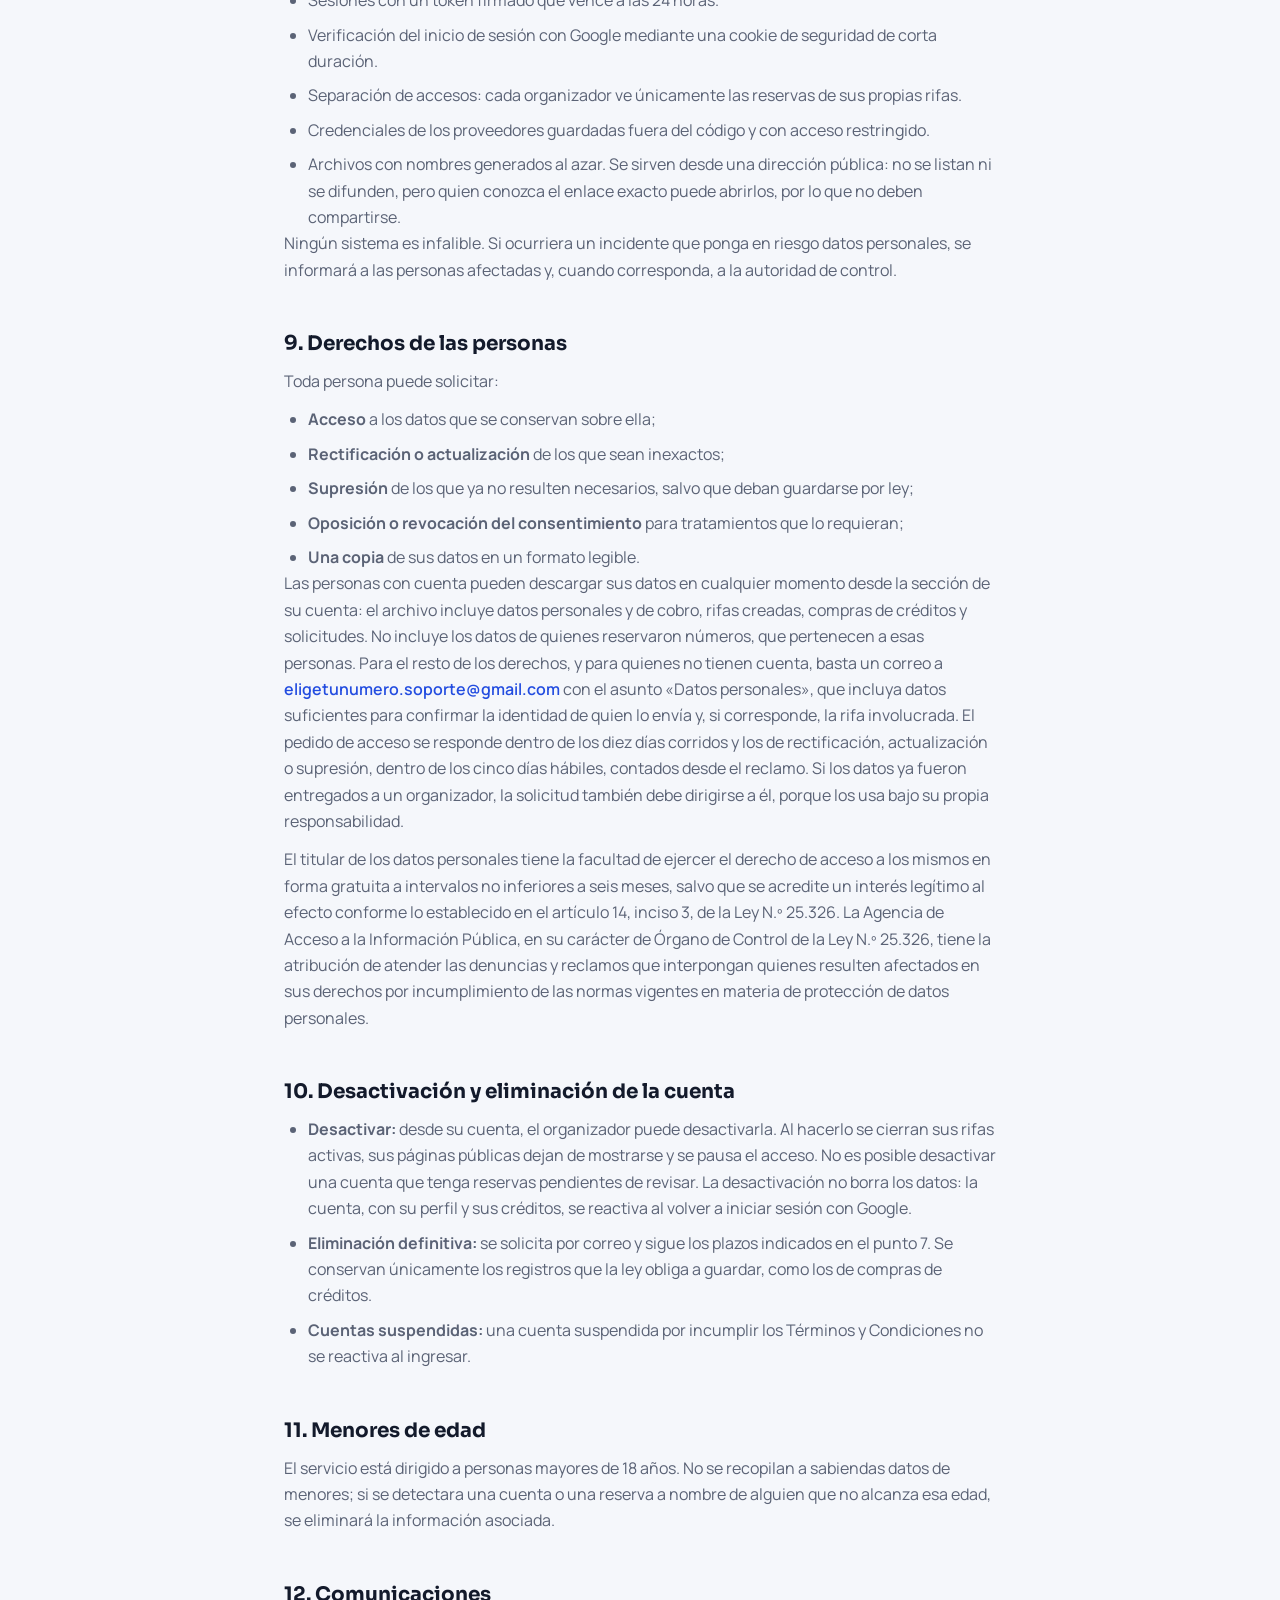
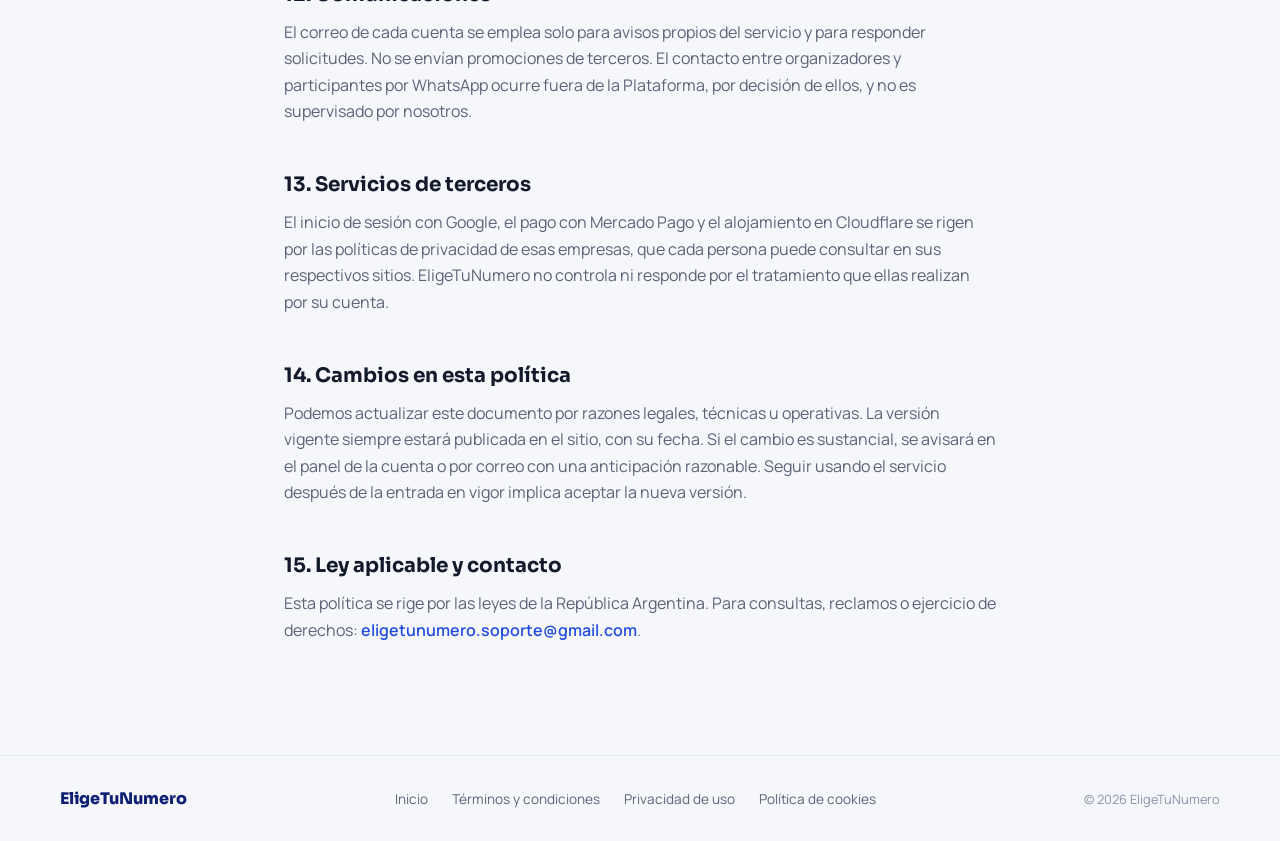
<file: privacidad.html>
<!doctype html>
<html lang="es">
<head>
  <meta charset="UTF-8" />
  <meta name="viewport" content="width=device-width, initial-scale=1.0" />
  <title>Privacidad de uso — EligeTuNumero</title>
  <meta name="description" content="Cómo EligeTuNumero usa y protege tus datos personales al crear o participar en rifas digitales." />
  <meta name="robots" content="index,follow" />
  <meta name="theme-color" content="#234DE0" />
  <link rel="canonical" href="https://eligetunumero.com/privacidad.html" />
  <meta property="og:type" content="website" />
  <meta property="og:site_name" content="EligeTuNumero" />
  <meta property="og:locale" content="es_AR" />
  <meta property="og:title" content="Privacidad de uso — EligeTuNumero" />
  <meta property="og:description" content="Cómo EligeTuNumero usa y protege tus datos personales al crear o participar en rifas digitales." />
  <meta property="og:url" content="https://eligetunumero.com/privacidad.html" />
  <meta property="og:image" content="https://eligetunumero.com/assets/logo/icon.png" />
  <meta name="twitter:card" content="summary" />
  <meta name="twitter:title" content="Privacidad de uso — EligeTuNumero" />
  <meta name="twitter:description" content="Cómo EligeTuNumero usa y protege tus datos personales al crear o participar en rifas digitales." />
  <meta name="twitter:image" content="https://eligetunumero.com/assets/logo/icon.png" />

  <link rel="preconnect" href="https://fonts.googleapis.com" />
  <link rel="preconnect" href="https://fonts.gstatic.com" crossorigin />
  <link
    href="https://fonts.googleapis.com/css2?family=Sora:wght@600;700;800&family=Manrope:wght@400;500;600;700;800&display=swap"
    rel="stylesheet"
  />

  <link rel="icon" type="image/png" href="assets/logo/icon.png">

  <link rel="stylesheet" href="css/tokens.css" />
  <link rel="stylesheet" href="css/base.css" />
  <link rel="stylesheet" href="css/animations.css" />
  <link rel="stylesheet" href="css/buttons.css" />
  <link rel="stylesheet" href="css/legal.css" />
  <link rel="stylesheet" href="css/simple-footer.css" />
</head>
<body>

  <header class="legal-topbar">
    <a href="index.html" class="legal-topbar__logo">EligeTuNumero</a>
    <button class="back-button" onclick="history.back()"><span data-icon="arrow-left"></span> Volver</button>
  </header>

  <main class="legal-main">
    <h1>Política de privacidad</h1>
    <p class="legal-updated">Versión 1.0 · Vigente desde el 01/11/2026</p>
    <p class="legal-intro">Este documento describe qué información personal reúne EligeTuNumero, con qué propósito la emplea, quiénes pueden verla y qué herramientas tiene cada persona para controlarla. Alcanza a quienes abren una cuenta para publicar rifas, a quienes reservan números y a quienes simplemente navegan el sitio. Fue redactado conforme a la Ley N.º 25.326 de Protección de los Datos Personales de la República Argentina y sus normas reglamentarias. Conviene leerlo junto con los Términos y Condiciones de Uso y la Política de Cookies.</p>
    <nav class="legal-nav" aria-label="Contenido">
      <a href="#seccion-1">Responsable del tratamiento</a>
      <a href="#seccion-2">Qué datos se tratan</a>
      <a href="#seccion-3">Qué ven otras personas</a>
      <a href="#seccion-4">Para qué se usan los datos y con qué fundamento</a>
      <a href="#seccion-5">Con quiénes se comparte la información</a>
      <a href="#seccion-6">Transferencias al exterior</a>
      <a href="#seccion-7">Plazos de conservación</a>
      <a href="#seccion-8">Medidas de seguridad</a>
      <a href="#seccion-9">Derechos de las personas</a>
      <a href="#seccion-10">Desactivación y eliminación de la cuenta</a>
      <a href="#seccion-11">Menores de edad</a>
      <a href="#seccion-12">Comunicaciones</a>
      <a href="#seccion-13">Servicios de terceros</a>
      <a href="#seccion-14">Cambios en esta política</a>
      <a href="#seccion-15">Ley aplicable y contacto</a>
    </nav>
    <section class="legal-section" id="seccion-1">
      <h2>1. Responsable del tratamiento</h2>
      <ul>
<li><strong>Titular del servicio:</strong> Orellana Ramón Eduardo</li>
<li><strong>CUIT/CUIL:</strong> 20-45731722-1</li>
<li><strong>Correo de contacto:</strong> eligetunumero.soporte@gmail.com</li>
<li><strong>Sitio web:</strong> https://eligetunumero.com</li>
</ul>
<p>En lo sucesivo, «EligeTuNumero», «nosotros» y «la Plataforma» designan al titular indicado arriba.</p>
<p>La responsabilidad se reparte según el tipo de información:</p>
<ul>
<li><strong>Cuenta, perfil de cobro, compras de créditos y solicitudes:</strong> EligeTuNumero decide para qué y cómo se tratan estos datos, por lo que actúa como responsable.</li>
<li><strong>Datos de quien reserva un número:</strong> se capturan a través de la herramienta, pero tienen como destinatario al organizador de esa rifa. Ese organizador los recibe, decide qué hacer con ellos y responde por su uso de manera independiente. EligeTuNumero se limita a alojarlos y a exhibirlos únicamente a la persona correcta.</li>
</ul>
    </section>
    <section class="legal-section" id="seccion-2">
      <h2>2. Qué datos se tratan</h2>
      <h3>2.1 Personas que organizan rifas</h3>
<ul>
<li><strong>Información proveniente de Google al iniciar sesión:</strong> nombre, correo electrónico e identificador de la cuenta de Google. La contraseña de Google nunca llega a nuestros sistemas.</li>
<li><strong>Información que genera el sistema:</strong> identificador interno, alias público que forma parte de la dirección web, fecha de alta, estado de la cuenta (activa o desactivada), saldo de créditos y registro de compras de créditos.</li>
<li><strong>Perfil de cobro, que completa el propio organizador:</strong> DNI, número de WhatsApp, CBU o CVU, alias bancario y titular de la cuenta. A partir de los primeros dígitos del CBU, el sistema deduce el nombre del banco.</li>
<li><strong>Contenido de cada rifa:</strong> título, descripción, premios (texto e imágenes), cantidad de números, precio, tope de números por compra, vigencia y estado.</li>
</ul>
<h3>2.2 Personas que reservan números</h3>
<p>No necesitan crear una cuenta. Al reservar entregan nombre y apellido, DNI o CUIL, domicilio, número de WhatsApp y un comprobante de transferencia (imagen o PDF). El sistema agrega los números elegidos, el importe, la fecha y el estado de la reserva (pendiente, aceptada o rechazada).</p>
<p>Un comprobante puede exhibir datos que no solicitamos, como la cuenta de origen o el nombre del banco. EligeTuNumero no los extrae ni los analiza; aun así, se recomienda no subir archivos con información ajena a la transferencia.</p>
<h3>2.3 Compra de créditos</h3>
<p>Plan elegido, importe, estado del pago, identificador de la orden en Mercado Pago y fechas. Los datos de la tarjeta o del medio de pago se ingresan únicamente en el entorno de Mercado Pago: no pasan por nuestros servidores ni se guardan en ellos. A Mercado Pago le enviamos el correo de la cuenta, el detalle del plan y un identificador interno de la compra.</p>
<h3>2.4 Solicitudes y mensajes</h3>
<p>Cuando una persona usa la sección de su cuenta para contactar a soporte, pedir la devolución de una compra de créditos o plantear una consulta, se guarda el contenido que escribe, el tipo de solicitud, un código identificador, la fecha y el estado (recibida o resuelta). Las respuestas se envían al correo de la cuenta.</p>
<h3>2.5 Datos técnicos</h3>
<p>Al conectarse, la infraestructura de alojamiento y de seguridad registra dirección IP, tipo de navegador y de dispositivo, fecha y hora de cada acceso y errores ocurridos. Además, el sitio descarga sus tipografías desde Google Fonts, lo que permite a Google ver la IP y el navegador del visitante. El uso de cookies y del almacenamiento del navegador se explica en la Política de Cookies.</p>
<h3>2.6 Datos que no se piden</h3>
<p>No se solicitan datos sensibles en el sentido de la Ley 25.326 (origen racial o étnico, opiniones políticas, convicciones religiosas, salud o vida sexual). Se pide no incluirlos en descripciones de rifas, mensajes ni comprobantes.</p>
    </section>
    <section class="legal-section" id="seccion-3">
      <h2>3. Qué ven otras personas</h2>
      <h3>3.1 Cualquier visitante de una rifa</h3>
<p>La página pública de cada rifa, accesible sin cuenta para quien tenga el enlace, muestra el nombre, el DNI y el WhatsApp del organizador; el banco, el titular, el CBU y el alias para transferir; el contenido de la rifa; y el estado de cada número (disponible, reservado o pagado). No muestra nombres de compradores. Esta exposición es deliberada: quien va a enviar dinero necesita saber a quién se lo envía. Quien no desee que esos datos se vean no debe publicar rifas. Cuando una cuenta se desactiva, sus páginas públicas dejan de mostrarse.</p>
<h3>3.2 El organizador de cada rifa</h3>
<p>Recibe los datos del punto 2.2 de quienes reservan en su rifa, incluido el comprobante, y puede contactarlos por WhatsApp. Los demás participantes no tienen acceso a esa información.</p>
<h3>3.3 El equipo de soporte</h3>
<p>La cuenta de soporte puede ver las solicitudes y mensajes enviados por las personas, junto con el correo de quien las envió, para poder responderlas.</p>
<h3>3.4 Lo que no ocurre</h3>
<p>No vendemos ni alquilamos datos personales, no los usamos para publicidad de terceros y no elaboramos perfiles comerciales.</p>
    </section>
    <section class="legal-section" id="seccion-4">
      <h2>4. Para qué se usan los datos y con qué fundamento</h2>
      <ul>
<li><strong>Crear la cuenta y confirmar la identidad de quien ingresa.</strong> Datos: los provenientes de Google y el identificador interno. Fundamento: ejecución del servicio solicitado.</li>
<li><strong>Publicar la rifa y mostrar su página pública.</strong> Datos: perfil de cobro y contenido. Fundamento: consentimiento otorgado al publicar y ejecución del servicio.</li>
<li><strong>Registrar reservas, validar pagos y permitir el contacto.</strong> Datos: los de quien reserva y su comprobante. Fundamento: ejecución de la operación pedida y consentimiento.</li>
<li><strong>Cobrar y acreditar créditos, y conciliar pagos.</strong> Datos: los de la compra. Fundamento: ejecución del servicio y obligaciones contables.</li>
<li><strong>Atender solicitudes, devoluciones y consultas.</strong> Datos: contenido de la solicitud y datos de la cuenta. Fundamento: ejecución del servicio, obligación legal e interés legítimo.</li>
<li><strong>Prevenir fraudes y abusos, y resolver reclamos.</strong> Datos: técnicos, comprobantes y registros. Fundamento: interés legítimo en la seguridad.</li>
<li><strong>Cumplir normas fiscales y requerimientos de autoridades.</strong> Datos: registros de compras y los que se soliciten. Fundamento: obligación legal.</li>
<li><strong>Medir el uso en forma agregada para corregir errores y mejorar el servicio.</strong> Datos: estadísticas sin identificación. Fundamento: interés legítimo.</li>
</ul>
<p>No se adoptan decisiones automatizadas con efectos jurídicos sobre las personas.</p>
    </section>
    <section class="legal-section" id="seccion-5">
      <h2>5. Con quiénes se comparte la información</h2>
      <ul>
<li><strong>Organizadores:</strong> según el punto 3.2.</li>
<li><strong>Google LLC:</strong> inicio de sesión con Google y tipografías del sitio.</li>
<li><strong>Mercado Pago:</strong> procesamiento del pago de los créditos.</li>
<li><strong>Cloudflare, Inc.:</strong> publicación del sitio web y almacenamiento de las imágenes de premios y de los comprobantes.</li>
<li><strong>Autoridades judiciales o administrativas:</strong> cuando una norma o una resolución lo exija.</li>
<li><strong>Eventual sucesor del servicio:</strong> si la Plataforma se transfiere a otra persona o sociedad, los datos pasarán con las mismas garantías y con aviso previo.</li>
</ul>
<p>Los proveedores tecnológicos emplean la información solo para prestar su servicio y se rigen, además, por sus propias políticas.</p>
    </section>
    <section class="legal-section" id="seccion-6">
      <h2>6. Transferencias al exterior</h2>
      <p>Varios de esos proveedores pueden procesar o almacenar datos fuera de la Argentina, incluidos los Estados Unidos. Conforme al artículo 12 de la Ley 25.326, estas transferencias se realizan con el consentimiento de la persona, que se presta al aceptar esta política, y con el respaldo de las cláusulas contractuales o certificaciones que ofrecen los propios proveedores. Cualquier persona puede pedir que se le informe qué proveedor y qué país intervienen en su caso.</p>
    </section>
    <section class="legal-section" id="seccion-7">
      <h2>7. Plazos de conservación</h2>
      <ul>
<li><strong>Cuenta y perfil de cobro:</strong> mientras la cuenta exista, esté activa o desactivada. Una cuenta desactivada conserva sus datos para poder reactivarse al volver a ingresar.</li>
<li><strong>Rifas, reservas, datos de participantes y comprobantes:</strong> durante el tiempo necesario para atender reclamos y disputas vinculados con cada rifa. Cumplido ese plazo, se eliminan o se anonimizan.</li>
<li><strong>Registros de compras de créditos:</strong> diez años, por las obligaciones contables y fiscales vigentes.</li>
<li><strong>Solicitudes y mensajes:</strong> el tiempo necesario para atenderlos y para dejar constancia del cumplimiento de los plazos.</li>
<li><strong>Registros técnicos y de seguridad:</strong> el período que establezca la infraestructura de alojamiento y de seguridad.</li>
<li><strong>Eliminación definitiva de la cuenta:</strong> cuando la persona lo pide, los datos se eliminan o se anonimizan dentro de los 30 días de recibido el pedido, salvo lo que deba conservarse por ley.</li>
</ul>
    </section>
    <section class="legal-section" id="seccion-8">
      <h2>8. Medidas de seguridad</h2>
      <ul>
<li>Conexiones cifradas mediante HTTPS.</li>
<li>Sesiones con un token firmado que vence a las 24 horas.</li>
<li>Verificación del inicio de sesión con Google mediante una cookie de seguridad de corta duración.</li>
<li>Separación de accesos: cada organizador ve únicamente las reservas de sus propias rifas.</li>
<li>Credenciales de los proveedores guardadas fuera del código y con acceso restringido.</li>
<li>Archivos con nombres generados al azar. Se sirven desde una dirección pública: no se listan ni se difunden, pero quien conozca el enlace exacto puede abrirlos, por lo que no deben compartirse.</li>
</ul>
<p>Ningún sistema es infalible. Si ocurriera un incidente que ponga en riesgo datos personales, se informará a las personas afectadas y, cuando corresponda, a la autoridad de control.</p>
    </section>
    <section class="legal-section" id="seccion-9">
      <h2>9. Derechos de las personas</h2>
      <p>Toda persona puede solicitar:</p>
<ul>
<li><strong>Acceso</strong> a los datos que se conservan sobre ella;</li>
<li><strong>Rectificación o actualización</strong> de los que sean inexactos;</li>
<li><strong>Supresión</strong> de los que ya no resulten necesarios, salvo que deban guardarse por ley;</li>
<li><strong>Oposición o revocación del consentimiento</strong> para tratamientos que lo requieran;</li>
<li><strong>Una copia</strong> de sus datos en un formato legible.</li>
</ul>
<p>Las personas con cuenta pueden descargar sus datos en cualquier momento desde la sección de su cuenta: el archivo incluye datos personales y de cobro, rifas creadas, compras de créditos y solicitudes. No incluye los datos de quienes reservaron números, que pertenecen a esas personas. Para el resto de los derechos, y para quienes no tienen cuenta, basta un correo a <a href="mailto:eligetunumero.soporte@gmail.com">eligetunumero.soporte@gmail.com</a> con el asunto «Datos personales», que incluya datos suficientes para confirmar la identidad de quien lo envía y, si corresponde, la rifa involucrada. El pedido de acceso se responde dentro de los diez días corridos y los de rectificación, actualización o supresión, dentro de los cinco días hábiles, contados desde el reclamo. Si los datos ya fueron entregados a un organizador, la solicitud también debe dirigirse a él, porque los usa bajo su propia responsabilidad.</p>
<p>El titular de los datos personales tiene la facultad de ejercer el derecho de acceso a los mismos en forma gratuita a intervalos no inferiores a seis meses, salvo que se acredite un interés legítimo al efecto conforme lo establecido en el artículo 14, inciso 3, de la Ley N.º 25.326. La Agencia de Acceso a la Información Pública, en su carácter de Órgano de Control de la Ley N.º 25.326, tiene la atribución de atender las denuncias y reclamos que interpongan quienes resulten afectados en sus derechos por incumplimiento de las normas vigentes en materia de protección de datos personales.</p>
    </section>
    <section class="legal-section" id="seccion-10">
      <h2>10. Desactivación y eliminación de la cuenta</h2>
      <ul>
<li><strong>Desactivar:</strong> desde su cuenta, el organizador puede desactivarla. Al hacerlo se cierran sus rifas activas, sus páginas públicas dejan de mostrarse y se pausa el acceso. No es posible desactivar una cuenta que tenga reservas pendientes de revisar. La desactivación no borra los datos: la cuenta, con su perfil y sus créditos, se reactiva al volver a iniciar sesión con Google.</li>
<li><strong>Eliminación definitiva:</strong> se solicita por correo y sigue los plazos indicados en el punto 7. Se conservan únicamente los registros que la ley obliga a guardar, como los de compras de créditos.</li>
<li><strong>Cuentas suspendidas:</strong> una cuenta suspendida por incumplir los Términos y Condiciones no se reactiva al ingresar.</li>
</ul>
    </section>
    <section class="legal-section" id="seccion-11">
      <h2>11. Menores de edad</h2>
      <p>El servicio está dirigido a personas mayores de 18 años. No se recopilan a sabiendas datos de menores; si se detectara una cuenta o una reserva a nombre de alguien que no alcanza esa edad, se eliminará la información asociada.</p>
    </section>
    <section class="legal-section" id="seccion-12">
      <h2>12. Comunicaciones</h2>
      <p>El correo de cada cuenta se emplea solo para avisos propios del servicio y para responder solicitudes. No se envían promociones de terceros. El contacto entre organizadores y participantes por WhatsApp ocurre fuera de la Plataforma, por decisión de ellos, y no es supervisado por nosotros.</p>
    </section>
    <section class="legal-section" id="seccion-13">
      <h2>13. Servicios de terceros</h2>
      <p>El inicio de sesión con Google, el pago con Mercado Pago y el alojamiento en Cloudflare se rigen por las políticas de privacidad de esas empresas, que cada persona puede consultar en sus respectivos sitios. EligeTuNumero no controla ni responde por el tratamiento que ellas realizan por su cuenta.</p>
    </section>
    <section class="legal-section" id="seccion-14">
      <h2>14. Cambios en esta política</h2>
      <p>Podemos actualizar este documento por razones legales, técnicas u operativas. La versión vigente siempre estará publicada en el sitio, con su fecha. Si el cambio es sustancial, se avisará en el panel de la cuenta o por correo con una anticipación razonable. Seguir usando el servicio después de la entrada en vigor implica aceptar la nueva versión.</p>
    </section>
    <section class="legal-section" id="seccion-15">
      <h2>15. Ley aplicable y contacto</h2>
      <p>Esta política se rige por las leyes de la República Argentina. Para consultas, reclamos o ejercicio de derechos: <a href="mailto:eligetunumero.soporte@gmail.com">eligetunumero.soporte@gmail.com</a>.</p>
    </section>
  </main>

  <footer class="simple-footer">
    <div class="simple-footer__inner">
      <span class="simple-footer__logo">EligeTuNumero</span>
      <div class="simple-footer__links">
        <a href="index.html">Inicio</a>
        <a href="terminos-y-condiciones.html">Términos y condiciones</a>
        <a href="privacidad.html">Privacidad de uso</a>
        <a href="cookies.html">Política de cookies</a>
      </div>
      <span class="simple-footer__copy" id="legal-footer-year">© 2026 EligeTuNumero</span>
    </div>
  </footer>

  <script src="js/common/icons.js"></script>
  <script src="js/common/render-icons.js"></script>
  <script src="js/common/scroll-reveal.js"></script>
  <script>
    document.getElementById('legal-footer-year').textContent = '© ' + new Date().getFullYear() + ' EligeTuNumero'
  </script>
</body>
</html>
</file>
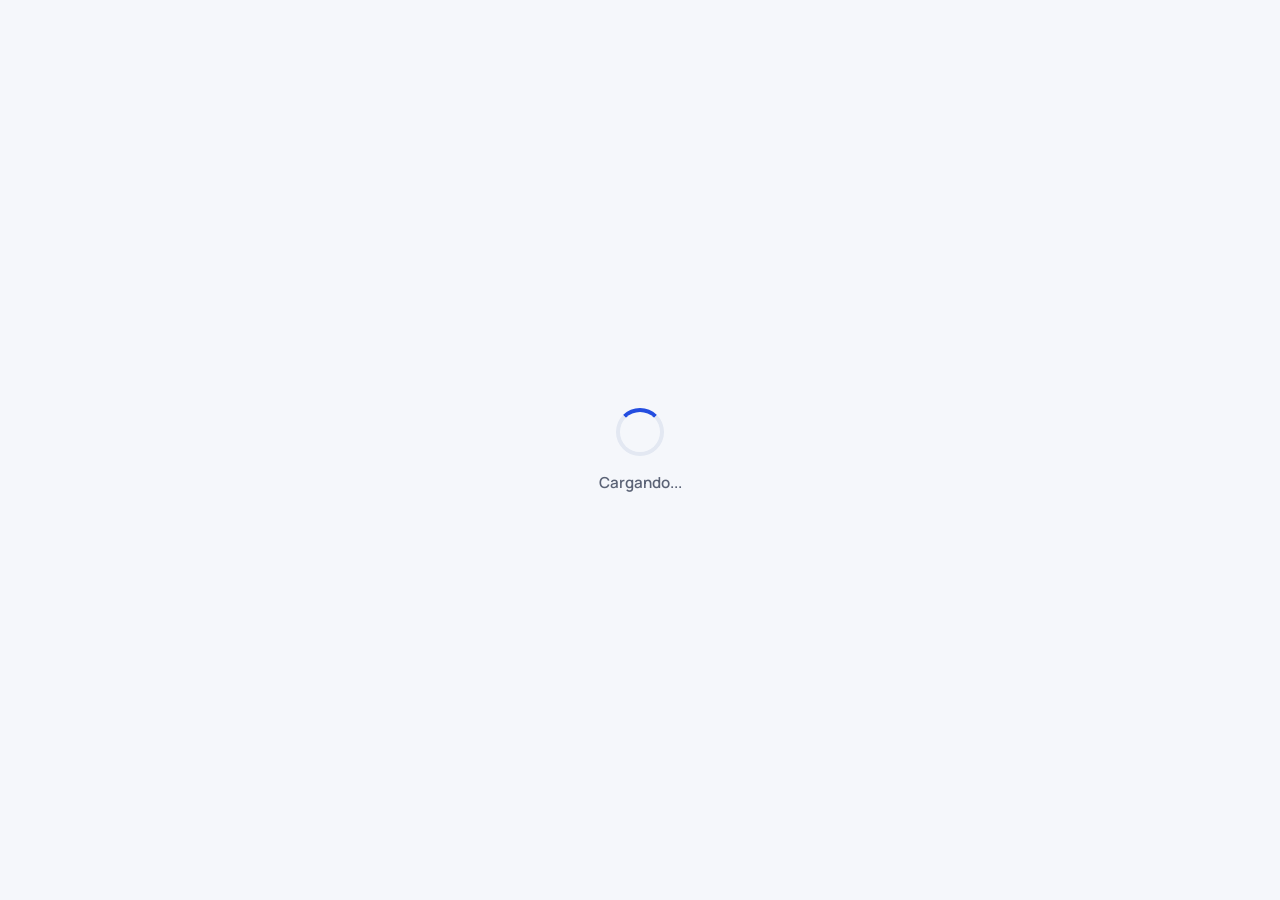
<file: rifa.html>
<!doctype html>
<html lang="es">
<head>
  <meta charset="UTF-8" />
  <meta name="viewport" content="width=device-width, initial-scale=1.0" />
  <title>Rifa — EligeTuNumero</title>
  <meta name="description" id="meta-description" content="Elegí tu número en esta rifa digital de EligeTuNumero." />
  <meta name="robots" content="index,follow" />
  <meta name="theme-color" content="#234DE0" />
  <meta property="og:type" content="website" />
  <meta property="og:site_name" content="EligeTuNumero" />
  <meta property="og:locale" content="es_AR" />
  <meta property="og:title" id="meta-og-title" content="Rifa — EligeTuNumero" />
  <meta property="og:description" id="meta-og-description" content="Elegí tu número en esta rifa digital de EligeTuNumero." />
  <meta property="og:url" id="meta-og-url" content="" />
  <meta property="og:image" id="meta-og-image" content="https://eligetunumero.com/assets/logo/icon.png" />
  <meta name="twitter:card" content="summary" />
  <meta name="twitter:title" id="meta-tw-title" content="Rifa — EligeTuNumero" />
  <meta name="twitter:description" id="meta-tw-description" content="Elegí tu número en esta rifa digital de EligeTuNumero." />

  <link rel="preconnect" href="https://fonts.googleapis.com" />
  <link rel="preconnect" href="https://fonts.gstatic.com" crossorigin />
  <link
    href="https://fonts.googleapis.com/css2?family=Sora:wght@600;700;800&family=Manrope:wght@400;500;600;700;800&family=Inter:wght@500;600;700;800&display=swap"
    rel="stylesheet"
  />
  
  <link rel="icon" type="image/png" href="/assets/logo/icon.png">

  <link rel="stylesheet" href="/css/tokens.css" />
  <link rel="stylesheet" href="/css/base.css" />
  <link rel="stylesheet" href="/css/animations.css" />
  <link rel="stylesheet" href="/css/buttons.css" />
  <link rel="stylesheet" href="/css/modal.css" />
  <link rel="stylesheet" href="/css/error-modal.css" />
  <link rel="stylesheet" href="/css/page-loader.css" />
  <link rel="stylesheet" href="/css/forms.css" />
  <link rel="stylesheet" href="/css/public-raffle.css" />
  <link rel="stylesheet" href="/css/carousel.css" />
  <link rel="stylesheet" href="/css/number-grid.css" />
  <link rel="stylesheet" href="/css/purchase-modal.css" />
  <link rel="stylesheet" href="/css/confirmation.css" />
  <link rel="stylesheet" href="/css/simple-footer.css" />
</head>
<body>

  <!-- Pantalla de carga: se quita sola (js/common/page-loader.js) -->
  <div class="page-loader" id="page-loader" role="status" aria-live="polite">
    <div class="page-loader__spinner" aria-hidden="true"></div>
    <p class="page-loader__text">Cargando...</p>
  </div>


  <div class="raffle-page">
    <header class="raffle-topbar">
      <a href="/index.html" class="raffle-topbar__logo">EligeTuNumero</a>
      <button class="back-button" id="raffle-back-btn"><span data-icon="arrow-left"></span> Volver</button>
    </header>

    <main class="raffle-content">
      <div class="raffle-header" id="raffle-header"></div>

      <section class="raffle-section">
        <h2 class="raffle-section__title">Premios en juego</h2>
        <div class="prize-carousel">
          <div class="prize-carousel__track" id="prize-gallery"></div>
        </div>
        <div class="prize-carousel__controls">
          <button type="button" class="carousel-btn" id="prize-carousel-first" aria-label="Primer premio">
            <span data-icon="chevrons-left"></span>
          </button>
          <button type="button" class="carousel-btn" id="prize-carousel-prev" aria-label="Premio anterior">
            <span data-icon="arrow-left"></span>
          </button>
          <button type="button" class="carousel-btn" id="prize-carousel-next" aria-label="Premio siguiente">
            <span data-icon="arrow-right"></span>
          </button>
          <button type="button" class="carousel-btn" id="prize-carousel-last" aria-label="Último premio">
            <span data-icon="chevrons-right"></span>
          </button>
        </div>
      </section>

      <section class="raffle-section">
        <div class="grid-header">
          <h2 class="raffle-section__title">Elegí tus números</h2>
          <span class="grid-header__price" id="price-per-number"></span>
        </div>

        <div class="grid-legend">
          <span><i class="dot-available"></i> Disponible</span>
          <span><i class="dot-reserved"></i> Reservado / en revisión</span>
          <span><i class="dot-paid"></i> Pagado</span>
          <span><i style="background: var(--color-primary)"></i> Elegido por vos</span>
          <button class="grid-legend__rules" id="view-rules-btn" type="button" hidden>Ver reglas</button>
        </div>

        <div class="number-grid" id="number-grid"></div>
      </section>
    </main>

    <footer class="simple-footer">
      <div class="simple-footer__inner">
        <span class="simple-footer__logo">EligeTuNumero</span>
        <div class="simple-footer__links">
          <a href="/index.html">Inicio</a>
          <a href="/terminos-y-condiciones.html">Términos y condiciones</a>
          <a href="/privacidad.html">Privacidad de uso</a>
          <a href="/cookies.html">Política de cookies</a>
        </div>
        <span class="simple-footer__copy" id="raffle-footer-year">© 2026 EligeTuNumero</span>
      </div>
    </footer>
  </div>

  <!-- Barra flotante: aparece cuando hay al menos un número elegido -->
  <div class="float-bar" id="float-bar">
    <div id="float-bar-text"></div>
    <button class="btn btn-primary" id="float-bar-btn">Reservar</button>
  </div>

  <!-- Modal genérico, usado por el flujo de reserva -->
  <div class="modal-overlay" id="modal-overlay">
    <div class="modal-panel">
      <div class="modal-header">
        <h3 id="modal-title"></h3>
        <button class="modal-close" id="modal-close-btn" aria-label="Cerrar"><span data-icon="close"></span></button>
      </div>
      <div class="modal-body" id="modal-body"></div>
    </div>
  </div>

  <script src="/js/config.js"></script>
  <script src="/js/auth/session.js"></script>
  <script src="/js/common/page-loader.js"></script>
  <script src="/js/common/error-modal.js"></script>
  <script src="/js/api.js"></script>
  <script src="/js/common/validators.js"></script>
  <script src="/js/common/icons.js"></script>
  <script src="/js/common/render-icons.js"></script>
  <script src="/js/common/modal.js"></script>
  <script src="/js/raffle/share-image.js"></script>
  <script src="/js/raffle/number-grid.js"></script>
  <script src="/js/common/scroll-reveal.js"></script>
  <script src="/js/raffle/purchase-modal.js"></script>
  <script>
    // "Volver": con sesión iniciada lleva al panel (Mis rifas); sin sesión, al inicio.
    document.getElementById('raffle-back-btn').addEventListener('click', () => {
      window.location.href = getAuthToken() ? '/me.html' : '/index.html'
    })
    document.getElementById('raffle-footer-year').textContent = '© ' + new Date().getFullYear() + ' EligeTuNumero'
  </script>
</body>
</html>
</file>
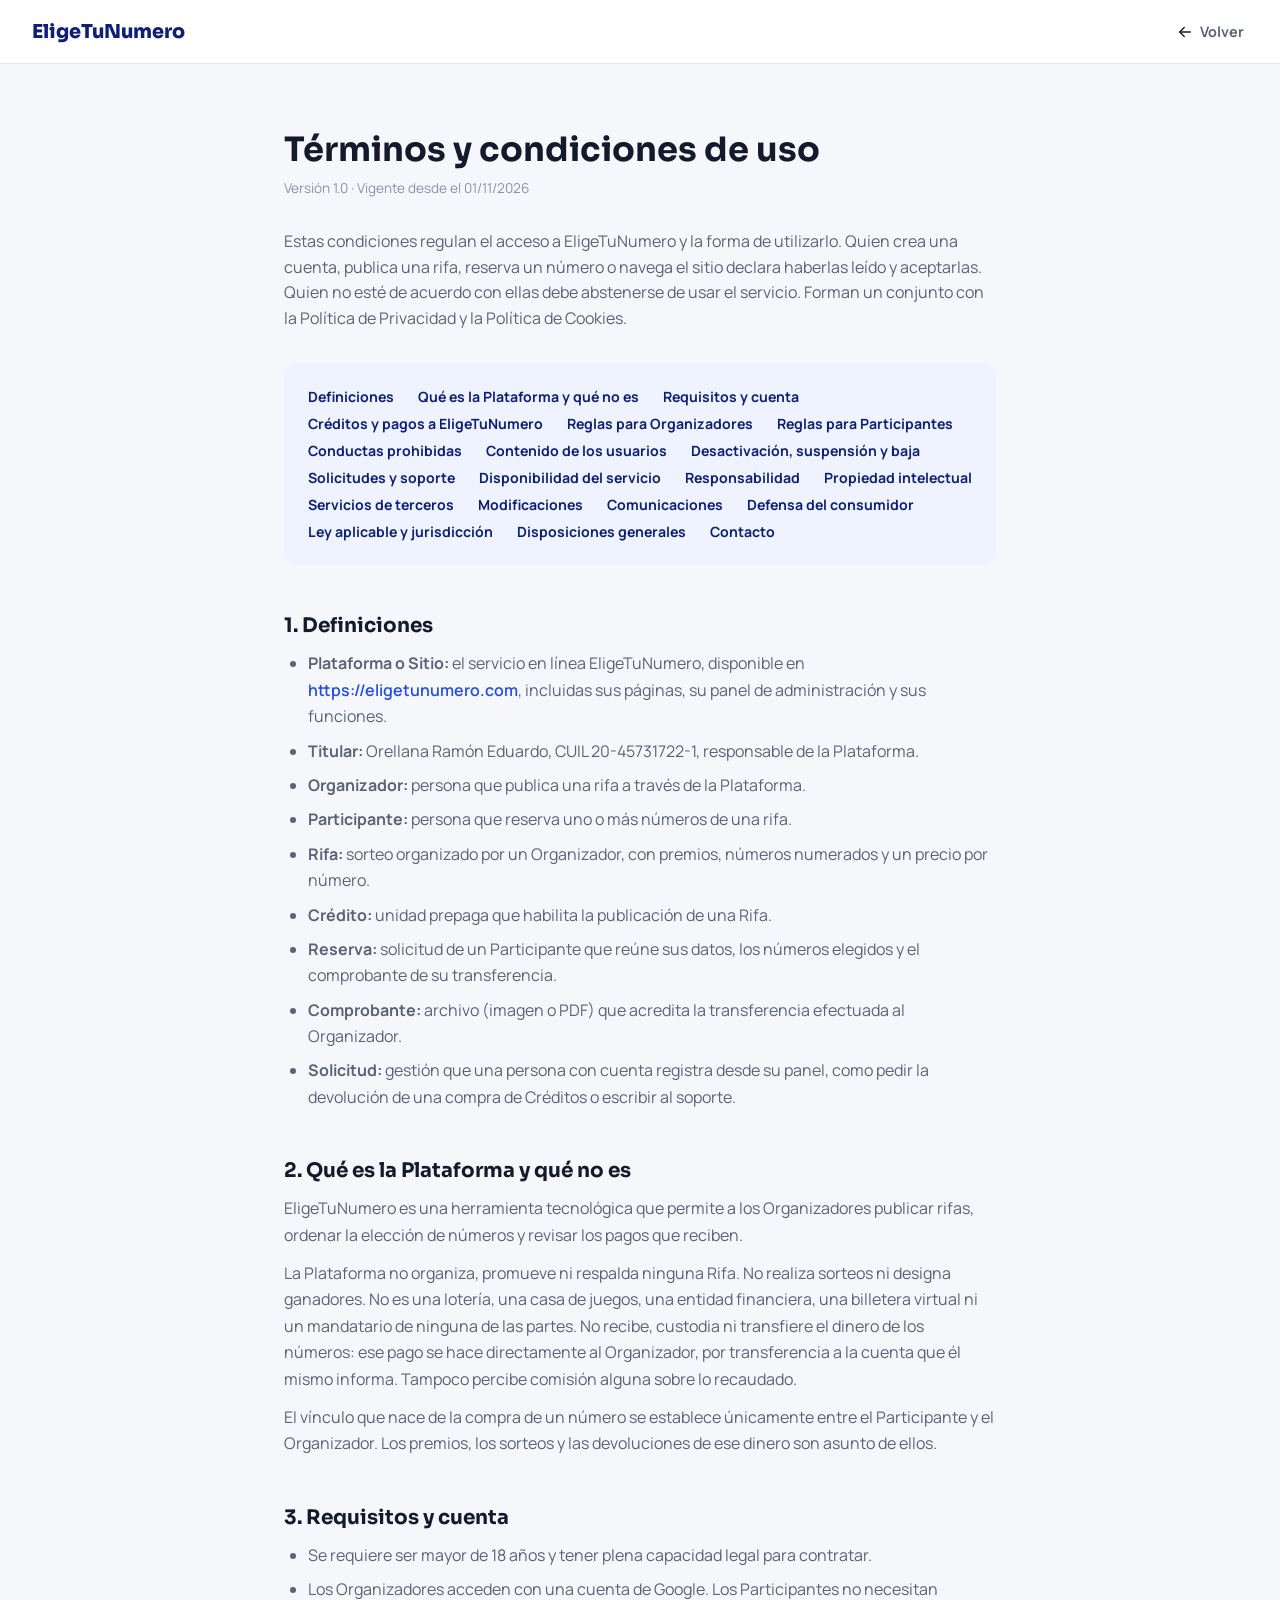
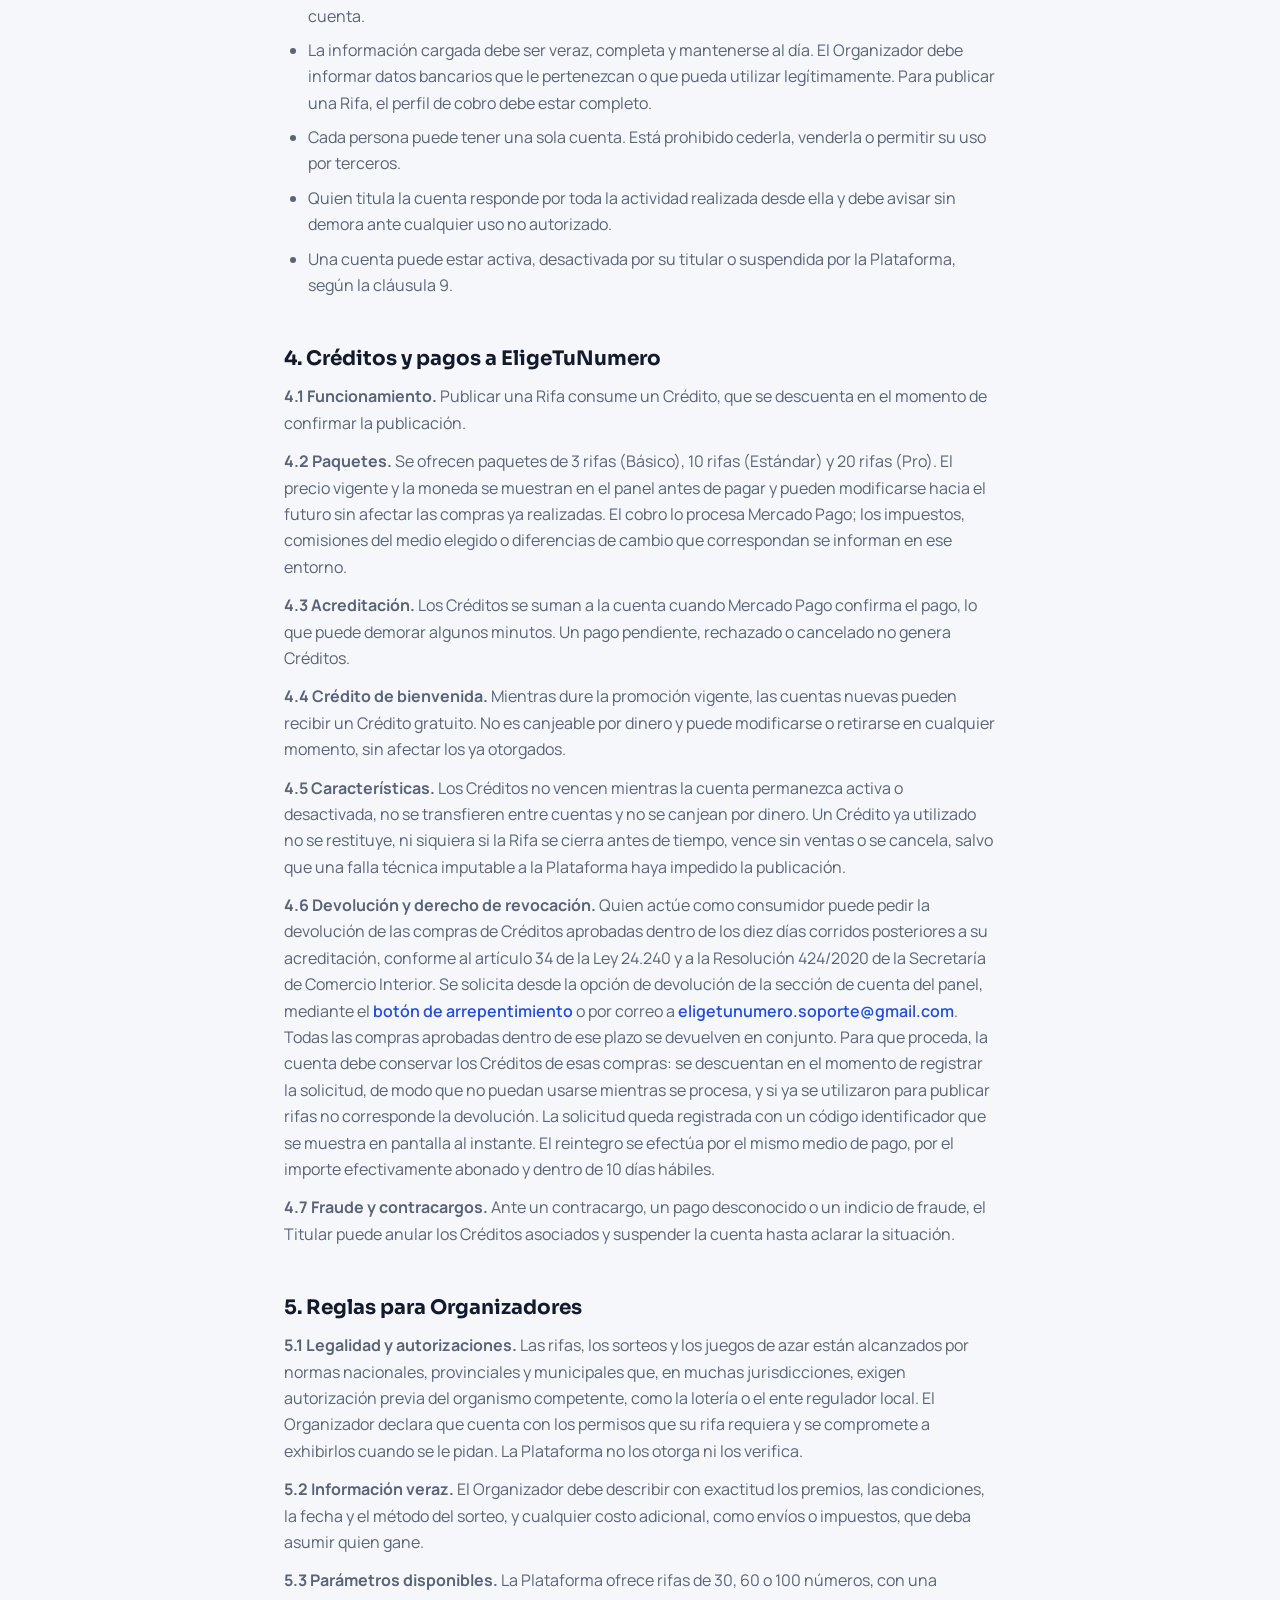
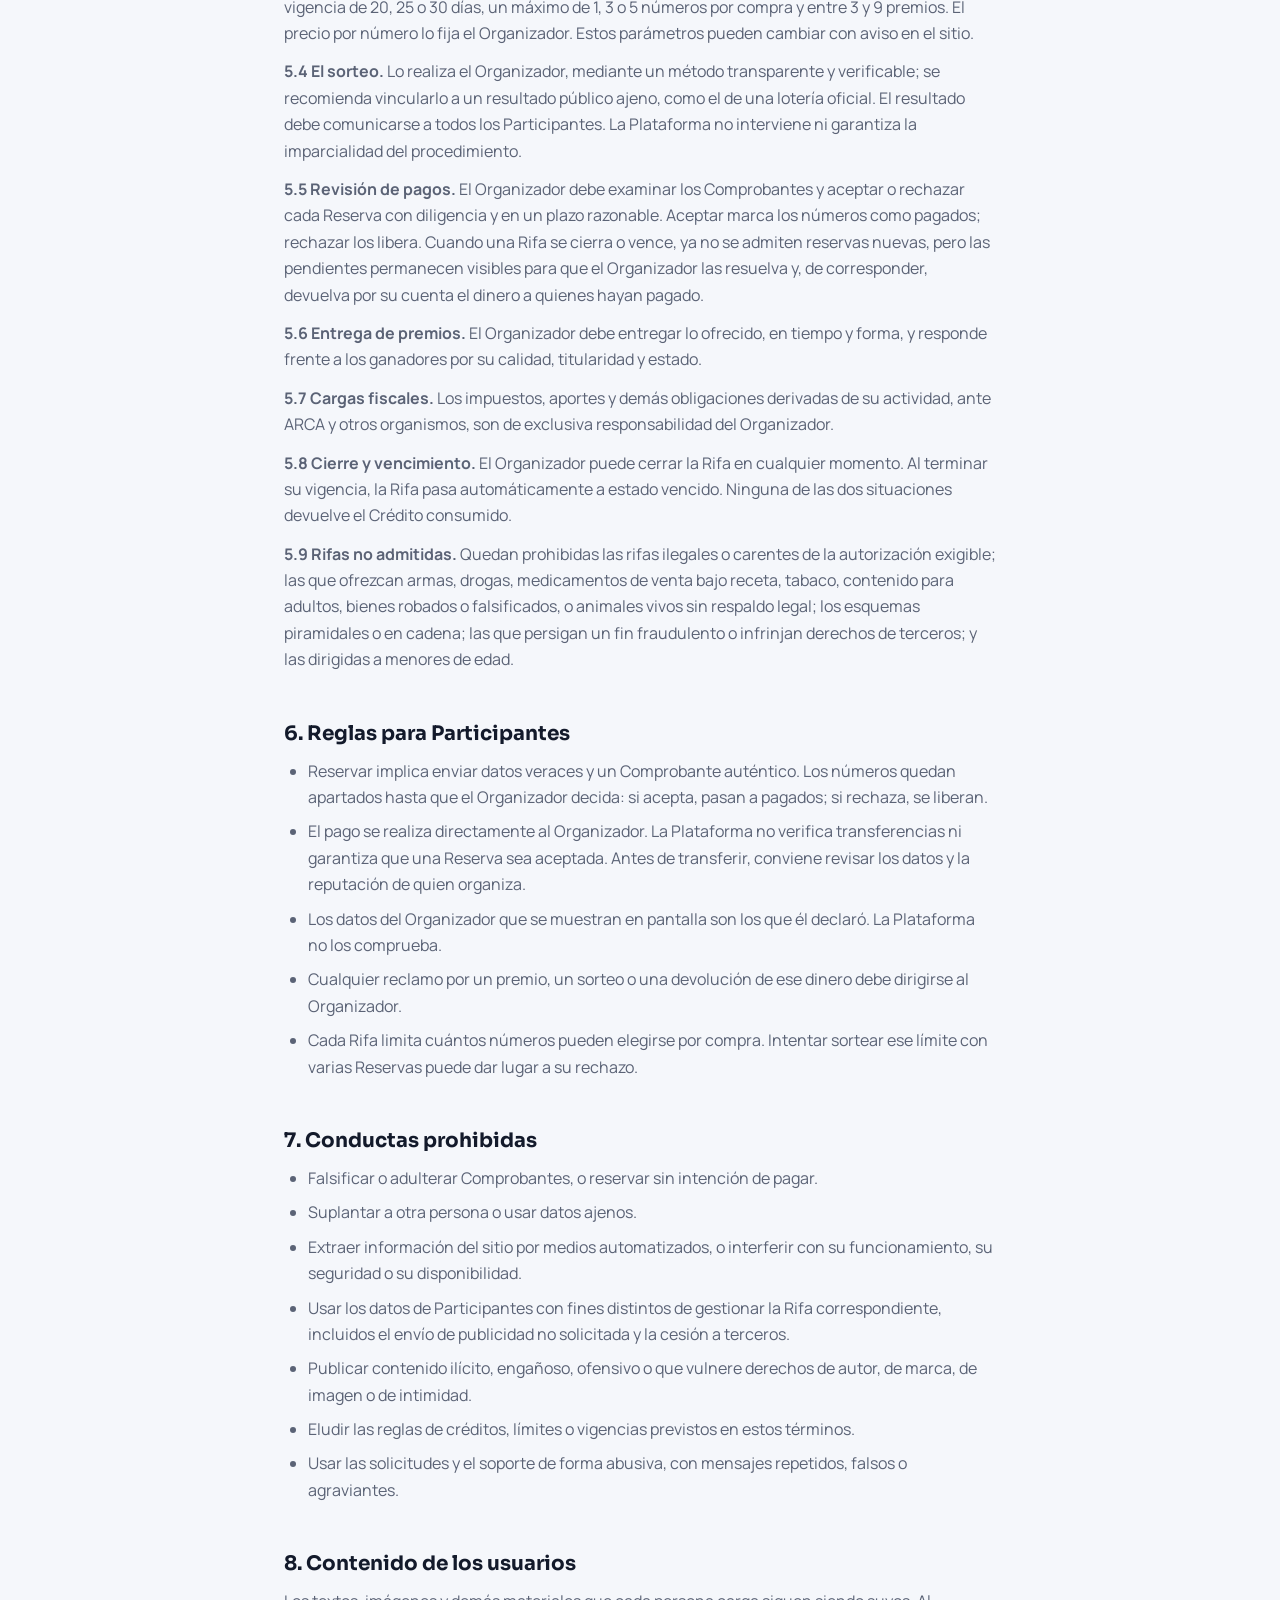
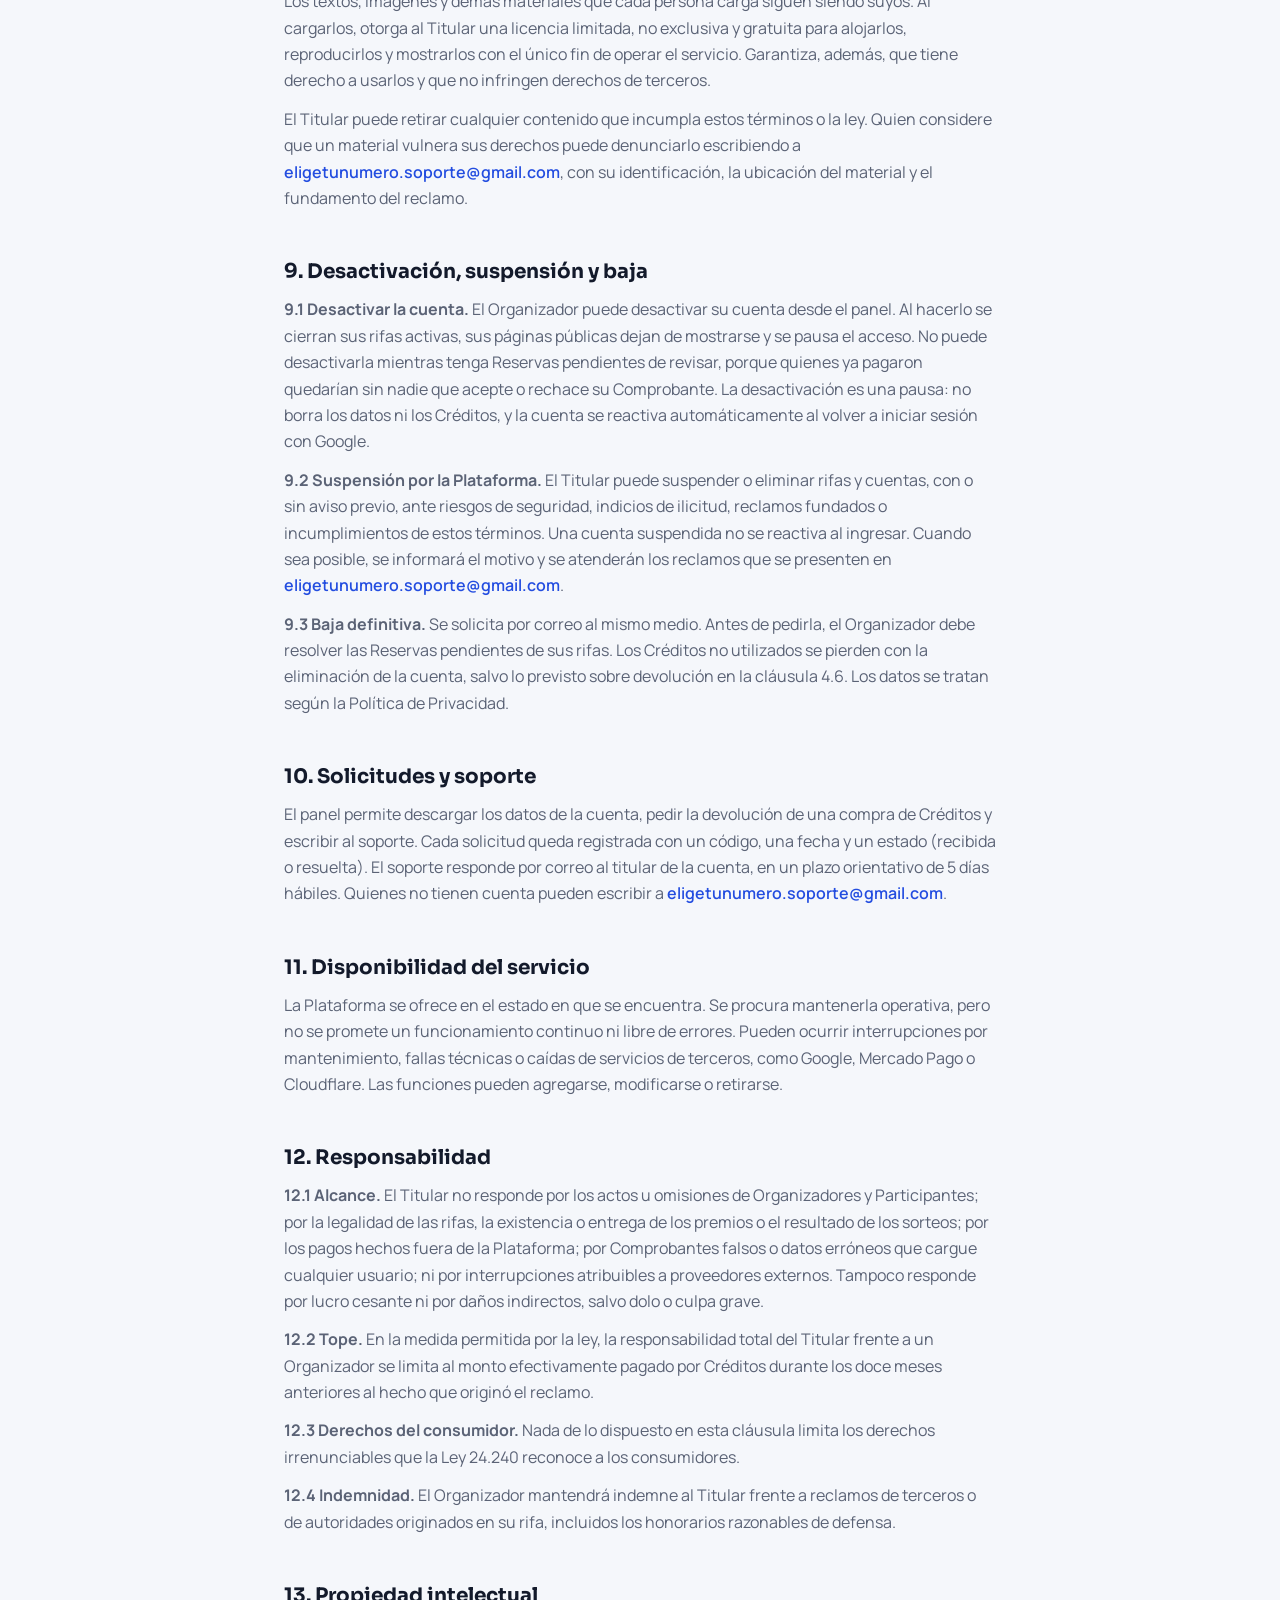
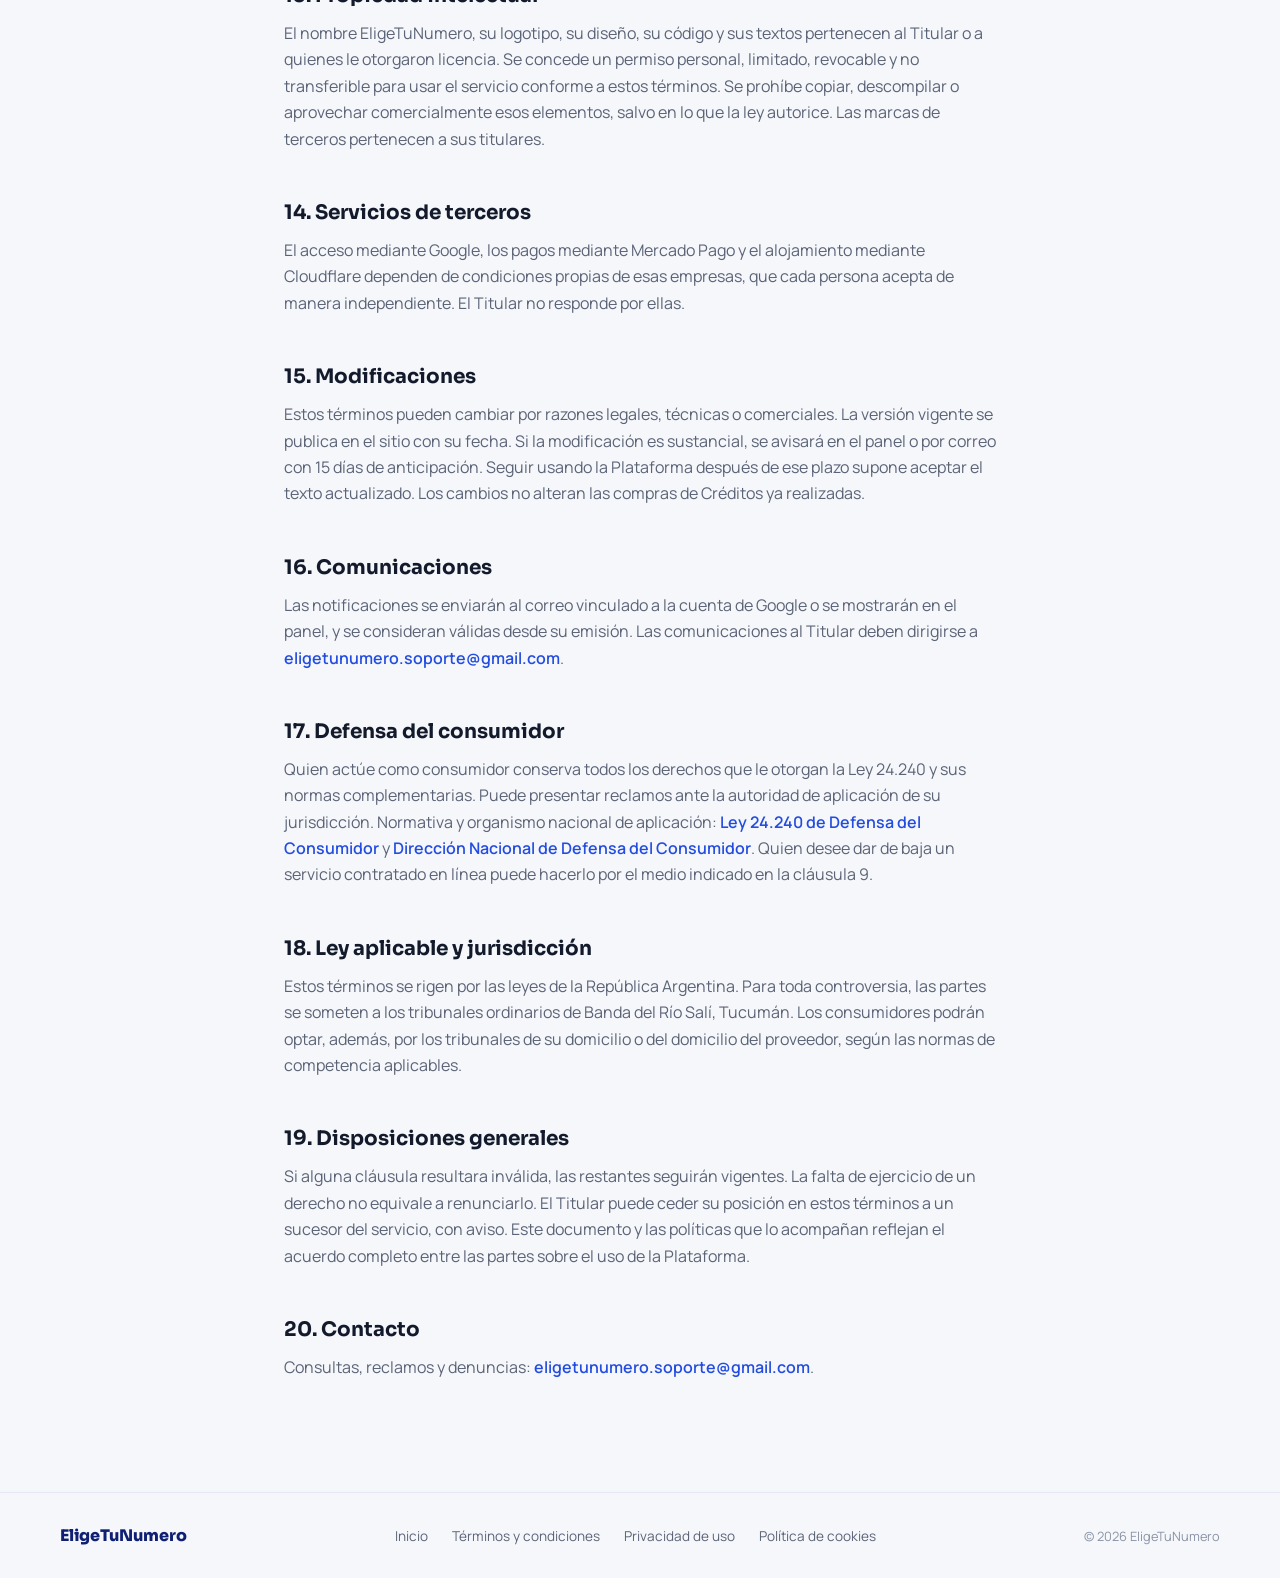
<file: terminos-y-condiciones.html>
<!doctype html>
<html lang="es">
<head>
  <meta charset="UTF-8" />
  <meta name="viewport" content="width=device-width, initial-scale=1.0" />
  <title>Términos y condiciones — EligeTuNumero</title>
  <meta name="description" content="Términos y condiciones de uso de EligeTuNumero, la plataforma para crear y participar en rifas digitales." />
  <meta name="robots" content="index,follow" />
  <meta name="theme-color" content="#234DE0" />
  <link rel="canonical" href="https://eligetunumero.com/terminos-y-condiciones.html" />
  <meta property="og:type" content="website" />
  <meta property="og:site_name" content="EligeTuNumero" />
  <meta property="og:locale" content="es_AR" />
  <meta property="og:title" content="Términos y condiciones — EligeTuNumero" />
  <meta property="og:description" content="Términos y condiciones de uso de EligeTuNumero, la plataforma para crear y participar en rifas digitales." />
  <meta property="og:url" content="https://eligetunumero.com/terminos-y-condiciones.html" />
  <meta property="og:image" content="https://eligetunumero.com/assets/logo/icon.png" />
  <meta name="twitter:card" content="summary" />
  <meta name="twitter:title" content="Términos y condiciones — EligeTuNumero" />
  <meta name="twitter:description" content="Términos y condiciones de uso de EligeTuNumero, la plataforma para crear y participar en rifas digitales." />
  <meta name="twitter:image" content="https://eligetunumero.com/assets/logo/icon.png" />

  <link rel="preconnect" href="https://fonts.googleapis.com" />
  <link rel="preconnect" href="https://fonts.gstatic.com" crossorigin />
  <link
    href="https://fonts.googleapis.com/css2?family=Sora:wght@600;700;800&family=Manrope:wght@400;500;600;700;800&display=swap"
    rel="stylesheet"
  />

  <link rel="icon" type="image/png" href="assets/logo/icon.png">

  <link rel="stylesheet" href="css/tokens.css" />
  <link rel="stylesheet" href="css/base.css" />
  <link rel="stylesheet" href="css/animations.css" />
  <link rel="stylesheet" href="css/buttons.css" />
  <link rel="stylesheet" href="css/legal.css" />
  <link rel="stylesheet" href="css/simple-footer.css" />
</head>
<body>

  <header class="legal-topbar">
    <a href="index.html" class="legal-topbar__logo">EligeTuNumero</a>
    <button class="back-button" onclick="history.back()"><span data-icon="arrow-left"></span> Volver</button>
  </header>

  <main class="legal-main">
    <h1>Términos y condiciones de uso</h1>
    <p class="legal-updated">Versión 1.0 · Vigente desde el 01/11/2026</p>
    <p class="legal-intro">Estas condiciones regulan el acceso a EligeTuNumero y la forma de utilizarlo. Quien crea una cuenta, publica una rifa, reserva un número o navega el sitio declara haberlas leído y aceptarlas. Quien no esté de acuerdo con ellas debe abstenerse de usar el servicio. Forman un conjunto con la Política de Privacidad y la Política de Cookies.</p>
    <nav class="legal-nav" aria-label="Contenido">
      <a href="#seccion-1">Definiciones</a>
      <a href="#seccion-2">Qué es la Plataforma y qué no es</a>
      <a href="#seccion-3">Requisitos y cuenta</a>
      <a href="#seccion-4">Créditos y pagos a EligeTuNumero</a>
      <a href="#seccion-5">Reglas para Organizadores</a>
      <a href="#seccion-6">Reglas para Participantes</a>
      <a href="#seccion-7">Conductas prohibidas</a>
      <a href="#seccion-8">Contenido de los usuarios</a>
      <a href="#seccion-9">Desactivación, suspensión y baja</a>
      <a href="#seccion-10">Solicitudes y soporte</a>
      <a href="#seccion-11">Disponibilidad del servicio</a>
      <a href="#seccion-12">Responsabilidad</a>
      <a href="#seccion-13">Propiedad intelectual</a>
      <a href="#seccion-14">Servicios de terceros</a>
      <a href="#seccion-15">Modificaciones</a>
      <a href="#seccion-16">Comunicaciones</a>
      <a href="#seccion-17">Defensa del consumidor</a>
      <a href="#seccion-18">Ley aplicable y jurisdicción</a>
      <a href="#seccion-19">Disposiciones generales</a>
      <a href="#seccion-20">Contacto</a>
    </nav>
    <section class="legal-section" id="seccion-1">
      <h2>1. Definiciones</h2>
      <ul>
<li><strong>Plataforma o Sitio:</strong> el servicio en línea EligeTuNumero, disponible en <a href="https://eligetunumero.com">https://eligetunumero.com</a>, incluidas sus páginas, su panel de administración y sus funciones.</li>
<li><strong>Titular:</strong> Orellana Ramón Eduardo, CUIL 20-45731722-1, responsable de la Plataforma.</li>
<li><strong>Organizador:</strong> persona que publica una rifa a través de la Plataforma.</li>
<li><strong>Participante:</strong> persona que reserva uno o más números de una rifa.</li>
<li><strong>Rifa:</strong> sorteo organizado por un Organizador, con premios, números numerados y un precio por número.</li>
<li><strong>Crédito:</strong> unidad prepaga que habilita la publicación de una Rifa.</li>
<li><strong>Reserva:</strong> solicitud de un Participante que reúne sus datos, los números elegidos y el comprobante de su transferencia.</li>
<li><strong>Comprobante:</strong> archivo (imagen o PDF) que acredita la transferencia efectuada al Organizador.</li>
<li><strong>Solicitud:</strong> gestión que una persona con cuenta registra desde su panel, como pedir la devolución de una compra de Créditos o escribir al soporte.</li>
</ul>
    </section>
    <section class="legal-section" id="seccion-2">
      <h2>2. Qué es la Plataforma y qué no es</h2>
      <p>EligeTuNumero es una herramienta tecnológica que permite a los Organizadores publicar rifas, ordenar la elección de números y revisar los pagos que reciben.</p>
<p>La Plataforma no organiza, promueve ni respalda ninguna Rifa. No realiza sorteos ni designa ganadores. No es una lotería, una casa de juegos, una entidad financiera, una billetera virtual ni un mandatario de ninguna de las partes. No recibe, custodia ni transfiere el dinero de los números: ese pago se hace directamente al Organizador, por transferencia a la cuenta que él mismo informa. Tampoco percibe comisión alguna sobre lo recaudado.</p>
<p>El vínculo que nace de la compra de un número se establece únicamente entre el Participante y el Organizador. Los premios, los sorteos y las devoluciones de ese dinero son asunto de ellos.</p>
    </section>
    <section class="legal-section" id="seccion-3">
      <h2>3. Requisitos y cuenta</h2>
      <ul>
<li>Se requiere ser mayor de 18 años y tener plena capacidad legal para contratar.</li>
<li>Los Organizadores acceden con una cuenta de Google. Los Participantes no necesitan cuenta.</li>
<li>La información cargada debe ser veraz, completa y mantenerse al día. El Organizador debe informar datos bancarios que le pertenezcan o que pueda utilizar legítimamente. Para publicar una Rifa, el perfil de cobro debe estar completo.</li>
<li>Cada persona puede tener una sola cuenta. Está prohibido cederla, venderla o permitir su uso por terceros.</li>
<li>Quien titula la cuenta responde por toda la actividad realizada desde ella y debe avisar sin demora ante cualquier uso no autorizado.</li>
<li>Una cuenta puede estar activa, desactivada por su titular o suspendida por la Plataforma, según la cláusula 9.</li>
</ul>
    </section>
    <section class="legal-section" id="seccion-4">
      <h2>4. Créditos y pagos a EligeTuNumero</h2>
      <p><strong>4.1 Funcionamiento.</strong> Publicar una Rifa consume un Crédito, que se descuenta en el momento de confirmar la publicación.</p>
<p><strong>4.2 Paquetes.</strong> Se ofrecen paquetes de 3 rifas (Básico), 10 rifas (Estándar) y 20 rifas (Pro). El precio vigente y la moneda se muestran en el panel antes de pagar y pueden modificarse hacia el futuro sin afectar las compras ya realizadas. El cobro lo procesa Mercado Pago; los impuestos, comisiones del medio elegido o diferencias de cambio que correspondan se informan en ese entorno.</p>
<p><strong>4.3 Acreditación.</strong> Los Créditos se suman a la cuenta cuando Mercado Pago confirma el pago, lo que puede demorar algunos minutos. Un pago pendiente, rechazado o cancelado no genera Créditos.</p>
<p><strong>4.4 Crédito de bienvenida.</strong> Mientras dure la promoción vigente, las cuentas nuevas pueden recibir un Crédito gratuito. No es canjeable por dinero y puede modificarse o retirarse en cualquier momento, sin afectar los ya otorgados.</p>
<p><strong>4.5 Características.</strong> Los Créditos no vencen mientras la cuenta permanezca activa o desactivada, no se transfieren entre cuentas y no se canjean por dinero. Un Crédito ya utilizado no se restituye, ni siquiera si la Rifa se cierra antes de tiempo, vence sin ventas o se cancela, salvo que una falla técnica imputable a la Plataforma haya impedido la publicación.</p>
<p><strong>4.6 Devolución y derecho de revocación.</strong> Quien actúe como consumidor puede pedir la devolución de las compras de Créditos aprobadas dentro de los diez días corridos posteriores a su acreditación, conforme al artículo 34 de la Ley 24.240 y a la Resolución 424/2020 de la Secretaría de Comercio Interior. Se solicita desde la opción de devolución de la sección de cuenta del panel, mediante el <a href="me.html?tab=cuenta">botón de arrepentimiento</a> o por correo a <a href="mailto:eligetunumero.soporte@gmail.com">eligetunumero.soporte@gmail.com</a>. Todas las compras aprobadas dentro de ese plazo se devuelven en conjunto. Para que proceda, la cuenta debe conservar los Créditos de esas compras: se descuentan en el momento de registrar la solicitud, de modo que no puedan usarse mientras se procesa, y si ya se utilizaron para publicar rifas no corresponde la devolución. La solicitud queda registrada con un código identificador que se muestra en pantalla al instante. El reintegro se efectúa por el mismo medio de pago, por el importe efectivamente abonado y dentro de 10 días hábiles.</p>
<p><strong>4.7 Fraude y contracargos.</strong> Ante un contracargo, un pago desconocido o un indicio de fraude, el Titular puede anular los Créditos asociados y suspender la cuenta hasta aclarar la situación.</p>
    </section>
    <section class="legal-section" id="seccion-5">
      <h2>5. Reglas para Organizadores</h2>
      <p><strong>5.1 Legalidad y autorizaciones.</strong> Las rifas, los sorteos y los juegos de azar están alcanzados por normas nacionales, provinciales y municipales que, en muchas jurisdicciones, exigen autorización previa del organismo competente, como la lotería o el ente regulador local. El Organizador declara que cuenta con los permisos que su rifa requiera y se compromete a exhibirlos cuando se le pidan. La Plataforma no los otorga ni los verifica.</p>
<p><strong>5.2 Información veraz.</strong> El Organizador debe describir con exactitud los premios, las condiciones, la fecha y el método del sorteo, y cualquier costo adicional, como envíos o impuestos, que deba asumir quien gane.</p>
<p><strong>5.3 Parámetros disponibles.</strong> La Plataforma ofrece rifas de 30, 60 o 100 números, con una vigencia de 20, 25 o 30 días, un máximo de 1, 3 o 5 números por compra y entre 3 y 9 premios. El precio por número lo fija el Organizador. Estos parámetros pueden cambiar con aviso en el sitio.</p>
<p><strong>5.4 El sorteo.</strong> Lo realiza el Organizador, mediante un método transparente y verificable; se recomienda vincularlo a un resultado público ajeno, como el de una lotería oficial. El resultado debe comunicarse a todos los Participantes. La Plataforma no interviene ni garantiza la imparcialidad del procedimiento.</p>
<p><strong>5.5 Revisión de pagos.</strong> El Organizador debe examinar los Comprobantes y aceptar o rechazar cada Reserva con diligencia y en un plazo razonable. Aceptar marca los números como pagados; rechazar los libera. Cuando una Rifa se cierra o vence, ya no se admiten reservas nuevas, pero las pendientes permanecen visibles para que el Organizador las resuelva y, de corresponder, devuelva por su cuenta el dinero a quienes hayan pagado.</p>
<p><strong>5.6 Entrega de premios.</strong> El Organizador debe entregar lo ofrecido, en tiempo y forma, y responde frente a los ganadores por su calidad, titularidad y estado.</p>
<p><strong>5.7 Cargas fiscales.</strong> Los impuestos, aportes y demás obligaciones derivadas de su actividad, ante ARCA y otros organismos, son de exclusiva responsabilidad del Organizador.</p>
<p><strong>5.8 Cierre y vencimiento.</strong> El Organizador puede cerrar la Rifa en cualquier momento. Al terminar su vigencia, la Rifa pasa automáticamente a estado vencido. Ninguna de las dos situaciones devuelve el Crédito consumido.</p>
<p><strong>5.9 Rifas no admitidas.</strong> Quedan prohibidas las rifas ilegales o carentes de la autorización exigible; las que ofrezcan armas, drogas, medicamentos de venta bajo receta, tabaco, contenido para adultos, bienes robados o falsificados, o animales vivos sin respaldo legal; los esquemas piramidales o en cadena; las que persigan un fin fraudulento o infrinjan derechos de terceros; y las dirigidas a menores de edad.</p>
    </section>
    <section class="legal-section" id="seccion-6">
      <h2>6. Reglas para Participantes</h2>
      <ul>
<li>Reservar implica enviar datos veraces y un Comprobante auténtico. Los números quedan apartados hasta que el Organizador decida: si acepta, pasan a pagados; si rechaza, se liberan.</li>
<li>El pago se realiza directamente al Organizador. La Plataforma no verifica transferencias ni garantiza que una Reserva sea aceptada. Antes de transferir, conviene revisar los datos y la reputación de quien organiza.</li>
<li>Los datos del Organizador que se muestran en pantalla son los que él declaró. La Plataforma no los comprueba.</li>
<li>Cualquier reclamo por un premio, un sorteo o una devolución de ese dinero debe dirigirse al Organizador.</li>
<li>Cada Rifa limita cuántos números pueden elegirse por compra. Intentar sortear ese límite con varias Reservas puede dar lugar a su rechazo.</li>
</ul>
    </section>
    <section class="legal-section" id="seccion-7">
      <h2>7. Conductas prohibidas</h2>
      <ul>
<li>Falsificar o adulterar Comprobantes, o reservar sin intención de pagar.</li>
<li>Suplantar a otra persona o usar datos ajenos.</li>
<li>Extraer información del sitio por medios automatizados, o interferir con su funcionamiento, su seguridad o su disponibilidad.</li>
<li>Usar los datos de Participantes con fines distintos de gestionar la Rifa correspondiente, incluidos el envío de publicidad no solicitada y la cesión a terceros.</li>
<li>Publicar contenido ilícito, engañoso, ofensivo o que vulnere derechos de autor, de marca, de imagen o de intimidad.</li>
<li>Eludir las reglas de créditos, límites o vigencias previstos en estos términos.</li>
<li>Usar las solicitudes y el soporte de forma abusiva, con mensajes repetidos, falsos o agraviantes.</li>
</ul>
    </section>
    <section class="legal-section" id="seccion-8">
      <h2>8. Contenido de los usuarios</h2>
      <p>Los textos, imágenes y demás materiales que cada persona carga siguen siendo suyos. Al cargarlos, otorga al Titular una licencia limitada, no exclusiva y gratuita para alojarlos, reproducirlos y mostrarlos con el único fin de operar el servicio. Garantiza, además, que tiene derecho a usarlos y que no infringen derechos de terceros.</p>
<p>El Titular puede retirar cualquier contenido que incumpla estos términos o la ley. Quien considere que un material vulnera sus derechos puede denunciarlo escribiendo a <a href="mailto:eligetunumero.soporte@gmail.com">eligetunumero.soporte@gmail.com</a>, con su identificación, la ubicación del material y el fundamento del reclamo.</p>
    </section>
    <section class="legal-section" id="seccion-9">
      <h2>9. Desactivación, suspensión y baja</h2>
      <p><strong>9.1 Desactivar la cuenta.</strong> El Organizador puede desactivar su cuenta desde el panel. Al hacerlo se cierran sus rifas activas, sus páginas públicas dejan de mostrarse y se pausa el acceso. No puede desactivarla mientras tenga Reservas pendientes de revisar, porque quienes ya pagaron quedarían sin nadie que acepte o rechace su Comprobante. La desactivación es una pausa: no borra los datos ni los Créditos, y la cuenta se reactiva automáticamente al volver a iniciar sesión con Google.</p>
<p><strong>9.2 Suspensión por la Plataforma.</strong> El Titular puede suspender o eliminar rifas y cuentas, con o sin aviso previo, ante riesgos de seguridad, indicios de ilicitud, reclamos fundados o incumplimientos de estos términos. Una cuenta suspendida no se reactiva al ingresar. Cuando sea posible, se informará el motivo y se atenderán los reclamos que se presenten en <a href="mailto:eligetunumero.soporte@gmail.com">eligetunumero.soporte@gmail.com</a>.</p>
<p><strong>9.3 Baja definitiva.</strong> Se solicita por correo al mismo medio. Antes de pedirla, el Organizador debe resolver las Reservas pendientes de sus rifas. Los Créditos no utilizados se pierden con la eliminación de la cuenta, salvo lo previsto sobre devolución en la cláusula 4.6. Los datos se tratan según la Política de Privacidad.</p>
    </section>
    <section class="legal-section" id="seccion-10">
      <h2>10. Solicitudes y soporte</h2>
      <p>El panel permite descargar los datos de la cuenta, pedir la devolución de una compra de Créditos y escribir al soporte. Cada solicitud queda registrada con un código, una fecha y un estado (recibida o resuelta). El soporte responde por correo al titular de la cuenta, en un plazo orientativo de 5 días hábiles. Quienes no tienen cuenta pueden escribir a <a href="mailto:eligetunumero.soporte@gmail.com">eligetunumero.soporte@gmail.com</a>.</p>
    </section>
    <section class="legal-section" id="seccion-11">
      <h2>11. Disponibilidad del servicio</h2>
      <p>La Plataforma se ofrece en el estado en que se encuentra. Se procura mantenerla operativa, pero no se promete un funcionamiento continuo ni libre de errores. Pueden ocurrir interrupciones por mantenimiento, fallas técnicas o caídas de servicios de terceros, como Google, Mercado Pago o Cloudflare. Las funciones pueden agregarse, modificarse o retirarse.</p>
    </section>
    <section class="legal-section" id="seccion-12">
      <h2>12. Responsabilidad</h2>
      <p><strong>12.1 Alcance.</strong> El Titular no responde por los actos u omisiones de Organizadores y Participantes; por la legalidad de las rifas, la existencia o entrega de los premios o el resultado de los sorteos; por los pagos hechos fuera de la Plataforma; por Comprobantes falsos o datos erróneos que cargue cualquier usuario; ni por interrupciones atribuibles a proveedores externos. Tampoco responde por lucro cesante ni por daños indirectos, salvo dolo o culpa grave.</p>
<p><strong>12.2 Tope.</strong> En la medida permitida por la ley, la responsabilidad total del Titular frente a un Organizador se limita al monto efectivamente pagado por Créditos durante los doce meses anteriores al hecho que originó el reclamo.</p>
<p><strong>12.3 Derechos del consumidor.</strong> Nada de lo dispuesto en esta cláusula limita los derechos irrenunciables que la Ley 24.240 reconoce a los consumidores.</p>
<p><strong>12.4 Indemnidad.</strong> El Organizador mantendrá indemne al Titular frente a reclamos de terceros o de autoridades originados en su rifa, incluidos los honorarios razonables de defensa.</p>
    </section>
    <section class="legal-section" id="seccion-13">
      <h2>13. Propiedad intelectual</h2>
      <p>El nombre EligeTuNumero, su logotipo, su diseño, su código y sus textos pertenecen al Titular o a quienes le otorgaron licencia. Se concede un permiso personal, limitado, revocable y no transferible para usar el servicio conforme a estos términos. Se prohíbe copiar, descompilar o aprovechar comercialmente esos elementos, salvo en lo que la ley autorice. Las marcas de terceros pertenecen a sus titulares.</p>
    </section>
    <section class="legal-section" id="seccion-14">
      <h2>14. Servicios de terceros</h2>
      <p>El acceso mediante Google, los pagos mediante Mercado Pago y el alojamiento mediante Cloudflare dependen de condiciones propias de esas empresas, que cada persona acepta de manera independiente. El Titular no responde por ellas.</p>
    </section>
    <section class="legal-section" id="seccion-15">
      <h2>15. Modificaciones</h2>
      <p>Estos términos pueden cambiar por razones legales, técnicas o comerciales. La versión vigente se publica en el sitio con su fecha. Si la modificación es sustancial, se avisará en el panel o por correo con 15 días de anticipación. Seguir usando la Plataforma después de ese plazo supone aceptar el texto actualizado. Los cambios no alteran las compras de Créditos ya realizadas.</p>
    </section>
    <section class="legal-section" id="seccion-16">
      <h2>16. Comunicaciones</h2>
      <p>Las notificaciones se enviarán al correo vinculado a la cuenta de Google o se mostrarán en el panel, y se consideran válidas desde su emisión. Las comunicaciones al Titular deben dirigirse a <a href="mailto:eligetunumero.soporte@gmail.com">eligetunumero.soporte@gmail.com</a>.</p>
    </section>
    <section class="legal-section" id="seccion-17">
      <h2>17. Defensa del consumidor</h2>
      <p>Quien actúe como consumidor conserva todos los derechos que le otorgan la Ley 24.240 y sus normas complementarias. Puede presentar reclamos ante la autoridad de aplicación de su jurisdicción. Normativa y organismo nacional de aplicación: <a href="https://www.argentina.gob.ar/normativa/nacional/ley-24240-638/texto" target="_blank" rel="noopener noreferrer">Ley 24.240 de Defensa del Consumidor</a> y <a href="https://www.argentina.gob.ar/produccion/defensadelconsumidor" target="_blank" rel="noopener noreferrer">Dirección Nacional de Defensa del Consumidor</a>. Quien desee dar de baja un servicio contratado en línea puede hacerlo por el medio indicado en la cláusula 9.</p>
    </section>
    <section class="legal-section" id="seccion-18">
      <h2>18. Ley aplicable y jurisdicción</h2>
      <p>Estos términos se rigen por las leyes de la República Argentina. Para toda controversia, las partes se someten a los tribunales ordinarios de Banda del Río Salí, Tucumán. Los consumidores podrán optar, además, por los tribunales de su domicilio o del domicilio del proveedor, según las normas de competencia aplicables.</p>
    </section>
    <section class="legal-section" id="seccion-19">
      <h2>19. Disposiciones generales</h2>
      <p>Si alguna cláusula resultara inválida, las restantes seguirán vigentes. La falta de ejercicio de un derecho no equivale a renunciarlo. El Titular puede ceder su posición en estos términos a un sucesor del servicio, con aviso. Este documento y las políticas que lo acompañan reflejan el acuerdo completo entre las partes sobre el uso de la Plataforma.</p>
    </section>
    <section class="legal-section" id="seccion-20">
      <h2>20. Contacto</h2>
      <p>Consultas, reclamos y denuncias: <a href="mailto:eligetunumero.soporte@gmail.com">eligetunumero.soporte@gmail.com</a>.</p>
    </section>
  </main>

  <footer class="simple-footer">
    <div class="simple-footer__inner">
      <span class="simple-footer__logo">EligeTuNumero</span>
      <div class="simple-footer__links">
        <a href="index.html">Inicio</a>
        <a href="terminos-y-condiciones.html">Términos y condiciones</a>
        <a href="privacidad.html">Privacidad de uso</a>
        <a href="cookies.html">Política de cookies</a>
      </div>
      <span class="simple-footer__copy" id="legal-footer-year">© 2026 EligeTuNumero</span>
    </div>
  </footer>

  <script src="js/common/icons.js"></script>
  <script src="js/common/render-icons.js"></script>
  <script src="js/common/scroll-reveal.js"></script>
  <script>
    document.getElementById('legal-footer-year').textContent = '© ' + new Date().getFullYear() + ' EligeTuNumero'
  </script>
</body>
</html>
</file>
<file: css/tokens.css>
/* Paleta, tipografía, espaciados y radios: todo lo que define el estilo
   vive acá para poder retocarlo desde un solo lugar. */
:root {
  --color-bg: #F5F7FB;
  --color-surface: #FFFFFF;
  --color-surface-tint: #EEF3FF;
  --color-primary: #234DE0;
  --color-primary-dark: #16309C;
  --color-primary-ink: #0F1F73;
  --color-text: #131A2B;
  --color-text-secondary: #5B6376;
  --color-text-faint: #8A93A6;
  --color-border: #E3E8F2;
  --color-success: #147A46;
  --color-success-bg: #E4F6EC;
  --color-warning: #B5720B;
  --color-warning-bg: #FCF0DA;
  --color-danger: #C22B3A;
  --color-danger-bg: #FBE8EA;
  --color-neutral: #6B7385;
  --color-neutral-bg: #ECEEF2;
  /* Casilleros de números (grilla y legend): tres colores de fuerza parecida, texto blanco.
     Ninguno opaca a los otros: verde = disponible, ámbar = reservado, gris = pagado. */
  --cell-available: #2E9E68;
  --cell-reserved: #D58A0C;
  --cell-paid: #858DA0;
  --cell-text: #FFFFFF;

  --font-heading: 'Sora', 'Segoe UI', sans-serif;
  --font-body: 'Manrope', 'Segoe UI', sans-serif;

  --radius-sm: 8px;
  --radius-md: 14px;
  --radius-lg: 20px;

  --shadow-sm: 0 1px 2px rgba(19, 26, 43, 0.06);
  --shadow-md: 0 10px 30px rgba(19, 26, 43, 0.08);
  --shadow-lg: 0 20px 50px rgba(19, 26, 43, 0.12);

  --container: 1160px;
  --container-narrow: 760px;

  --space-1: 4px;
  --space-2: 8px;
  --space-3: 12px;
  --space-4: 16px;
  --space-5: 24px;
  --space-6: 32px;
  --space-7: 48px;
  --space-8: 64px;
  --space-9: 96px;
}
</file>
<file: css/base.css>
/* Reset mínimo + tipografía base. Se carga en todas las páginas. */
* {
  box-sizing: border-box;
}

html, body {
  margin: 0;
  padding: 0;
}

html {
  scroll-behavior: smooth;
}

body {
  background: var(--color-bg);
  color: var(--color-text);
  font-family: var(--font-body);
  -webkit-font-smoothing: antialiased;
  overflow-wrap: anywhere;
}

h1, h2, h3, h4 {
  font-family: var(--font-heading);
  margin: 0;
  color: var(--color-text);
}

p {
  margin: 0;
}

a {
  color: inherit;
  text-decoration: none;
}

button {
  font-family: inherit;
}

img {
  max-width: 100%;
  display: block;
}

ul {
  margin: 0;
  padding: 0;
  list-style: none;
}

input, textarea, select {
  font-family: inherit;
  font-size: inherit;
}

:focus-visible {
  outline: 2px solid var(--color-primary);
  outline-offset: 2px;
}

.container-narrow {
  max-width: var(--container-narrow);
  margin: 0 auto;
  padding: 0 var(--space-5);
}

/* Íconos de línea (ver js/common/icons.js). [data-icon] reserva el espacio
   antes de que el script los rellene, para que no salte el layout. */
[data-icon] {
  display: inline-flex;
  width: 18px;
  height: 18px;
  flex: none;
}

.icon-svg {
  width: 18px;
  height: 18px;
  display: block;
  flex: none;
}

@media (prefers-reduced-motion: reduce) {
  html {
    scroll-behavior: auto;
  }

  * {
    animation: none !important;
    transition: none !important;
  }
}
</file>
<file: css/animations.css>
/* Animaciones simples y compartidas. Nada llamativo: entradas suaves y
   feedback de interacción. prefers-reduced-motion ya las desactiva todas
   por completo (ver la regla global en base.css). */

@keyframes fadeInUp {
  from {
    opacity: 0;
    transform: translateY(10px);
  }
  to {
    opacity: 1;
    transform: translateY(0);
  }
}

@keyframes popIn {
  from {
    opacity: 0;
    transform: scale(0.85);
  }
  to {
    opacity: 1;
    transform: scale(1);
  }
}

@keyframes overlayFadeIn {
  from {
    opacity: 0;
  }
  to {
    opacity: 1;
  }
}

@keyframes modalPanelIn {
  from {
    opacity: 0;
    transform: translateY(12px) scale(0.98);
  }
  to {
    opacity: 1;
    transform: translateY(0) scale(1);
  }
}

@keyframes slideUpIn {
  from {
    opacity: 0;
    transform: translate(-50%, 12px);
  }
  to {
    opacity: 1;
    transform: translate(-50%, 0);
  }
}

/* Utilidad genérica: entrada suave para bloques de página (hero, secciones). */
.fade-in-up {
  animation: fadeInUp 0.5s ease both;
}

/* Animación al desplazarse: arranca oculto/corrido y pasa a su lugar cuando
   entra en pantalla (ver js/common/scroll-reveal.js, que agrega is-visible). */
.reveal {
  opacity: 0;
  transform: translateY(18px);
  transition: opacity 0.5s ease, transform 0.5s ease;
}

.reveal.is-visible {
  opacity: 1;
  transform: translateY(0);
}

.reveal:nth-child(2) {
  transition-delay: 0.08s;
}

.reveal:nth-child(3) {
  transition-delay: 0.16s;
}

.reveal:nth-child(4) {
  transition-delay: 0.24s;
}

.reveal:nth-child(5) {
  transition-delay: 0.32s;
}
</file>
<file: css/buttons.css>
.btn {
  display: inline-flex;
  align-items: center;
  justify-content: center;
  gap: var(--space-2);
  padding: 12px 22px;
  border-radius: var(--radius-sm);
  border: 1px solid transparent;
  font-weight: 700;
  font-size: 0.95rem;
  cursor: pointer;
  transition: background-color 0.15s ease, border-color 0.15s ease, color 0.15s ease,
    transform 0.15s ease, box-shadow 0.15s ease;
  white-space: nowrap;
}

.btn:active {
  transform: translateY(1px);
}

.btn-primary {
  background: var(--color-primary);
  color: #fff;
  box-shadow: 0 4px 14px rgba(35, 77, 224, 0.22);
}

.btn-primary:hover {
  background: var(--color-primary-dark);
  transform: translateY(-1px);
  box-shadow: 0 6px 18px rgba(35, 77, 224, 0.3);
}

.btn-secondary {
  background: var(--color-surface);
  color: var(--color-primary);
  border-color: var(--color-border);
}

.btn-secondary:hover {
  border-color: var(--color-primary);
  transform: translateY(-1px);
}

.btn-danger {
  background: var(--color-danger);
  color: #fff;
  border-color: var(--color-danger);
  box-shadow: 0 4px 14px rgba(194, 43, 58, 0.22);
}

.btn-danger:hover {
  filter: brightness(0.92);
  transform: translateY(-1px);
  box-shadow: 0 6px 18px rgba(194, 43, 58, 0.3);
}

.btn-block {
  width: 100%;
}

.back-button {
  display: inline-flex;
  align-items: center;
  gap: 6px;
  background: none;
  border: none;
  color: var(--color-text-secondary);
  font-weight: 700;
  font-size: 0.9rem;
  cursor: pointer;
  padding: 6px 4px;
  transition: color 0.15s ease;
}

.back-button:hover {
  color: var(--color-primary);
}

.back-button:hover [data-icon] {
  transform: translateX(-2px);
}

.back-button [data-icon] {
  transition: transform 0.15s ease;
}
</file>
<file: css/navbar.css>
.navbar {
  background: var(--color-surface);
  border-bottom: 1px solid var(--color-border);
  box-shadow: 0 1px 3px rgba(19, 26, 43, 0.04);
  position: sticky;
  top: 0;
  z-index: 40;
}

.navbar__inner {
  max-width: var(--container);
  margin: 0 auto;
  padding: 18px var(--space-5);
  display: flex;
  align-items: center;
  justify-content: space-between;
  gap: var(--space-5);
}

.navbar__logo {
  font-family: var(--font-heading);
  font-weight: 750;
  font-size: 1.26rem;
  color: var(--color-primary-ink);
}

.navbar__links {
  display: flex;
  gap: var(--space-6);
  font-weight: 600;
  color: var(--color-text-secondary);
}

.navbar__links a {
  transition: color 0.15s ease;
}

.navbar__links a:hover {
  color: var(--color-primary);
}

.navbar__actions {
  display: flex;
  align-items: center;
  gap: var(--space-5);
}

@media (max-width: 760px) {
  .navbar__links {
    display: none;
  }
}
</file>
<file: css/hero.css>
.hero {
  padding: var(--space-8) var(--space-5) var(--space-7);
  position: relative;
  overflow: hidden;
}

.hero::before {
  content: '';
  position: absolute;
  top: -120px;
  right: -80px;
  width: 420px;
  height: 420px;
  background: radial-gradient(circle, rgba(35, 77, 224, 0.14), rgba(35, 77, 224, 0));
  z-index: 0;
  pointer-events: none;
}

.hero::after {
  content: '';
  position: absolute;
  bottom: -160px;
  left: -100px;
  width: 320px;
  height: 320px;
  background: radial-gradient(circle, rgba(35, 77, 224, 0.08), rgba(35, 77, 224, 0));
  z-index: 0;
  pointer-events: none;
}

.hero__inner {
  max-width: var(--container);
  margin: 0 auto;
  display: grid;
  grid-template-columns: 1fr 1fr;
  gap: var(--space-8);
  align-items: center;
  position: relative;
  z-index: 1;
}

.hero__title {
  font-size: 3.1rem;
  line-height: 1.06;
  font-weight: 800;
  letter-spacing: -0.01em;
}

.hero__subtitle {
  margin-top: var(--space-5);
  font-size: 1.1rem;
  line-height: 1.6;
  color: var(--color-text-secondary);
  max-width: 480px;
}

.hero__cta-row {
  margin-top: var(--space-6);
  display: flex;
  align-items: center;
  gap: var(--space-5);
  flex-wrap: wrap;
}

.hero__secondary-link {
  font-weight: 700;
  color: var(--color-primary);
  border-bottom: 2px solid var(--color-surface-tint);
  padding-bottom: 2px;
  white-space: nowrap;
}

.hero__secondary-link:hover {
  border-color: var(--color-primary);
}

/* Beneficios en 2 columnas × 2 filas */
.hero__stats {
  margin-top: var(--space-7);
  display: grid;
  grid-template-columns: repeat(2, minmax(0, 1fr));
  gap: var(--space-5) var(--space-6);
}

.hero__stats strong {
  display: block;
  font-family: var(--font-heading);
  font-size: 1.5rem;
  color: var(--color-primary-ink);
}

.hero__stats span {
  color: var(--color-text-faint);
  font-size: 0.88rem;
}

@media (max-width: 560px) {
  .hero__stats {
    gap: var(--space-5) var(--space-4);
  }

  .hero__stats span {
    font-size: 0.82rem;
  }
}

@media (max-width: 900px) {
  .hero__inner {
    grid-template-columns: 1fr;
  }
  .hero__title {
    font-size: 2.3rem;
  }
}
</file>
<file: css/demo-preview.css>
/* Vista previa del producto que reemplaza al dibujo/ilustración en el hero. */
.demo-card {
  background: var(--color-surface);
  border-radius: var(--radius-lg);
  box-shadow: var(--shadow-lg);
  border: 1px solid var(--color-border);
  overflow: hidden;
  transition: transform 0.25s ease;
}

.demo-card:hover {
  transform: translateY(-3px);
}

.demo-card__topbar {
  display: flex;
  align-items: center;
  gap: var(--space-4);
  padding: 12px var(--space-5);
  background: var(--color-bg);
  border-bottom: 1px solid var(--color-border);
}

.demo-card__dots {
  display: flex;
  gap: 6px;
}

.demo-card__dots span {
  width: 9px;
  height: 9px;
  border-radius: 50%;
  background: var(--color-border);
  display: inline-block;
}

.demo-card__content {
  padding: var(--space-6);
}

.demo-card__head {
  display: flex;
  align-items: flex-start;
  justify-content: space-between;
  margin-bottom: var(--space-5);
}

.demo-card__eyebrow {
  color: var(--color-text-faint);
  font-size: 0.85rem;
  margin-bottom: 2px;
}

.demo-card__head h3 {
  font-size: 1.3rem;
}

.demo-card__countdown {
  text-align: center;
  background: var(--color-surface-tint);
  border-radius: var(--radius-sm);
  padding: 6px 14px;
}

.demo-card__countdown strong {
  display: block;
  font-family: var(--font-heading);
  color: var(--color-primary-ink);
  font-size: 1.1rem;
  line-height: 1.1;
}

.demo-card__countdown span {
  font-size: 0.7rem;
  color: var(--color-text-faint);
}

.demo-card__grid {
  display: grid;
  grid-template-columns: repeat(6, 1fr);
  gap: 8px;
}

.demo-card__cell {
  aspect-ratio: 1;
  border-radius: 8px;
  display: flex;
  align-items: center;
  justify-content: center;
  font-weight: 700;
  font-size: 0.85rem;
}

.demo-card__cell--disponible {
  background: var(--color-success-bg);
  color: var(--color-success);
}

.demo-card__cell--reservado {
  background: var(--color-warning-bg);
  color: var(--color-warning);
}

.demo-card__cell--pagado {
  background: var(--color-danger-bg);
  color: var(--color-danger);
}

.demo-card__legend {
  display: flex;
  gap: var(--space-5);
  margin-top: var(--space-5);
  font-size: 0.8rem;
  color: var(--color-text-secondary);
}

.demo-card__legend span {
  display: inline-flex;
  align-items: center;
  gap: 6px;
}

.demo-card__legend i {
  width: 8px;
  height: 8px;
  border-radius: 50%;
  display: inline-block;
}

.dot-available { background: var(--color-success); }
.dot-reserved { background: var(--color-warning); }
.dot-paid { background: var(--color-danger); }
</file>
<file: css/how-it-works.css>
.how {
  padding: var(--space-8) var(--space-5);
  scroll-margin-top: 90px;
}

/* Sección más ancha que el resto (760px) y con menos margen en los costados */
.how .container-narrow {
  max-width: 980px;
  padding-left: 0;
  padding-right: 0;
}

.how__heading {
  font-size: 2.1rem;
  text-align: center;
}

.how__lead {
  text-align: center;
  color: var(--color-text-secondary);
  margin-top: var(--space-3);
  font-size: 1.05rem;
}

.how__steps {
  margin-top: var(--space-7);
  padding-left: 0;
  list-style: none;
  display: flex;
  flex-direction: column;
  gap: var(--space-6);
}

.how__step {
  display: flex;
  gap: var(--space-5);
  align-items: flex-start;
}

.how__index {
  flex: none;
  width: 40px;
  height: 40px;
  border-radius: 50%;
  background: linear-gradient(145deg, var(--color-primary), var(--color-primary-ink));
  box-shadow: 0 4px 10px rgba(15, 31, 115, 0.25);
  color: #fff;
  display: flex;
  align-items: center;
  justify-content: center;
  font-family: var(--font-heading);
  font-weight: 700;
}

.how__step h3 {
  font-size: 1.1rem;
  margin-bottom: 6px;
}

.how__step p {
  color: var(--color-text-secondary);
  line-height: 1.55;
}

@media (max-width: 700px) {
  .how {
    padding-left: 24px;
    padding-right: 20px;
  }

  .how__step {
    gap: var(--space-4);
  }
}
</file>
<file: css/pricing.css>
.pricing {
  padding: var(--space-8) var(--space-5);
  background: var(--color-surface-tint);
  scroll-margin-top: 90px;
}

.pricing__heading {
  font-size: 2.1rem;
  text-align: center;
  max-width: 640px;
  margin: 0 auto;
}

.pricing__lead {
  text-align: center;
  color: var(--color-text-secondary);
  margin-top: var(--space-3);
  font-size: 1.05rem;
}

.pricing__grid {
  margin-top: var(--space-6);
  display: grid;
  grid-template-columns: repeat(3, 1fr);
  gap: var(--space-5);
  align-items: stretch;
  max-width: var(--container);
  margin-left: auto;
  margin-right: auto;
}

.pricing-card {
  position: relative;
  background: var(--color-surface);
  border-radius: var(--radius-lg);
  border: 1px solid var(--color-border);
  padding: var(--space-6);
  display: flex;
  flex-direction: column;
  transition: transform 0.2s ease, box-shadow 0.2s ease, border-color 0.2s ease;
}

.pricing-card:hover {
  transform: translateY(-4px);
  box-shadow: var(--shadow-md);
  border-color: var(--color-primary);
}

.pricing-card--highlight:hover {
  transform: translateY(-10px);
}

.pricing-card--highlight {
  border-color: var(--color-primary);
  box-shadow: var(--shadow-md);
  transform: translateY(-6px);
}

.pricing-card__tag {
  position: absolute;
  top: -13px;
  left: var(--space-6);
  background: var(--color-primary);
  color: #fff;
  font-size: 0.72rem;
  font-weight: 700;
  padding: 4px 12px;
  border-radius: 999px;
}

.pricing-card h3 {
  font-size: 1.3rem;
}

.pricing-card__tagline {
  color: var(--color-text-secondary);
  margin-top: 6px;
  font-size: 0.92rem;
}

.pricing-card__price {
  margin-top: var(--space-3);
  display: flex;
  align-items: baseline;
  gap: 6px;
}

.pricing-card__amount {
  font-family: var(--font-heading);
  font-size: 2.4rem;
  font-weight: 800;
  color: var(--color-primary-ink);
}

.pricing-card__unit {
  color: var(--color-text-faint);
  font-weight: 700;
}

.pricing-card__raffles {
  margin-top: var(--space-2);
  font-weight: 700;
}

.pricing-card__per-raffle {
  color: var(--color-text-faint);
  font-size: 0.88rem;
  margin-top: 2px;
}

.pricing-card__cta {
  margin-top: var(--space-6);
}

.pricing__note {
  text-align: center;
  color: var(--color-text-faint);
  font-size: 0.85rem;
  margin-top: var(--space-6);
}

@media (max-width: 860px) {
  .pricing__grid {
    grid-template-columns: 1fr;
  }
  .pricing-card--highlight {
    transform: none;
  }
}
</file>
<file: css/promo.css>
.promo-banner {
  max-width: fit-content;
  margin: var(--space-4) auto;
  padding: 10px 20px;
  border-radius: 999px;
  background: linear-gradient(135deg, var(--color-primary), var(--color-primary-dark));
  color: #fff;
  font-size: 0.92rem;
  font-weight: 600;
  text-align: center;
  box-shadow: 0 6px 16px rgba(35, 77, 224, 0.28);
}

.promo-banner strong {
  font-weight: 800;
}

@media (max-width: 500px) {
  .promo-banner {
    font-size: 0.82rem;
    padding: 9px 16px;
    text-align: left;
  }
}
</file>
<file: css/faq.css>
.faq {
  padding: var(--space-8) var(--space-5) var(--space-9);
  scroll-margin-top: 90px;
}

.faq__heading {
  font-size: 2.1rem;
  text-align: center;
  margin-bottom: var(--space-7);
}

.faq__list {
  display: flex;
  flex-direction: column;
  gap: var(--space-3);
  max-width: var(--container-narrow);
  margin: 0 auto;
}

.faq-item {
  background: var(--color-surface);
  border: 1px solid var(--color-border);
  border-radius: var(--radius-md);
  padding: var(--space-2) var(--space-5);
  cursor: pointer;
  transition: border-color 0.15s ease;
}

.faq-item:hover {
  border-color: var(--color-primary);
}

.faq-item__question {
  width: 100%;
  background: none;
  border: none;
  display: flex;
  align-items: center;
  justify-content: space-between;
  gap: var(--space-4);
  padding: var(--space-4) 0;
  font-weight: 700;
  font-size: 1rem;
  text-align: left;
  cursor: pointer;
  color: var(--color-text);
}

.faq-item__icon {
  color: var(--color-primary);
  font-size: 1.3rem;
  flex: none;
  display: inline-block;
}

.faq-item__answer {
  color: var(--color-text-secondary);
  line-height: 1.6;
  max-height: 0;
  opacity: 0;
  overflow: hidden;
  transition: max-height 0.25s ease, opacity 0.2s ease, padding-bottom 0.25s ease;
}

.faq-item.is-open .faq-item__answer {
  max-height: 300px;
  opacity: 1;
  padding-bottom: var(--space-4);
}
</file>
<file: css/footer.css>
.footer {
  background: var(--color-primary-ink);
  color: #E4E9FA;
}

.footer__inner {
  max-width: var(--container);
  margin: 0 auto;
  padding: var(--space-8) var(--space-5) var(--space-6);
  display: grid;
  grid-template-columns: 1.4fr 1fr 1fr;
  gap: var(--space-6);
}

.footer__brand p {
  margin-top: var(--space-3);
  color: #AEB9E0;
  max-width: 320px;
  line-height: 1.5;
}

.footer__logo {
  font-family: var(--font-heading);
  font-weight: 800;
  font-size: 1.3rem;
  color: #fff;
}

.footer__col {
  display: flex;
  flex-direction: column;
  gap: var(--space-3);
}

.footer__col h4 {
  color: #fff;
  font-size: 0.85rem;
  margin-bottom: var(--space-1);
}

.footer__col a {
  color: #C3CBEC;
}

.footer__col a:hover {
  color: #fff;
}

.footer__bottom {
  border-top: 1px solid rgba(255, 255, 255, 0.12);
  padding: var(--space-4) var(--space-5);
  max-width: var(--container);
  margin: 0 auto;
  color: #8F9BC7;
  font-size: 0.85rem;
}

@media (max-width: 700px) {
  .footer__inner {
    grid-template-columns: 1fr;
  }
}
</file>
<file: css/legal.css>
.legal-topbar {
  background: var(--color-surface);
  border-bottom: 1px solid var(--color-border);
  padding: var(--space-4) var(--space-6);
  display: flex;
  align-items: center;
  justify-content: space-between;
}

.legal-topbar__logo {
  font-family: var(--font-heading);
  font-weight: 800;
  font-size: 1.2rem;
  color: var(--color-primary-ink);
}

.legal-main {
  max-width: var(--container-narrow);
  margin: 0 auto;
  padding: var(--space-8) var(--space-5) var(--space-9);
}

.legal-main h1 {
  font-size: 2.1rem;
}

.legal-updated {
  color: var(--color-text-faint);
  font-size: 0.85rem;
  margin-top: var(--space-2);
}

.legal-intro {
  margin-top: var(--space-6);
  color: var(--color-text-secondary);
  line-height: 1.6;
}

.legal-section {
  margin-top: var(--space-7);
}

.legal-section h2 {
  font-size: 1.25rem;
  margin-bottom: var(--space-3);
}

.legal-section p,
.legal-section li {
  color: var(--color-text-secondary);
  line-height: 1.65;
}

.legal-section p + p {
  margin-top: var(--space-3);
}

.legal-section ul {
  margin-top: var(--space-3);
  padding-left: var(--space-5);
  list-style: disc;
  display: flex;
  flex-direction: column;
  gap: var(--space-2);
}

.legal-nav {
  margin-top: var(--space-6);
  background: var(--color-surface-tint);
  border-radius: var(--radius-md);
  padding: var(--space-5);
  display: flex;
  flex-wrap: wrap;
  gap: var(--space-2) var(--space-5);
}

.legal-nav a {
  color: var(--color-primary-ink);
  font-weight: 700;
  font-size: 0.88rem;
}

.legal-nav a:hover {
  color: var(--color-primary);
}

.legal-section {
  scroll-margin-top: var(--space-5);
}

.legal-section h3 {
  font-size: 1.05rem;
  margin: var(--space-5) 0 var(--space-2);
}

.legal-section a,
.legal-intro a {
  color: var(--color-primary);
  font-weight: 600;
  overflow-wrap: anywhere;
}
</file>
<file: css/simple-footer.css>
.simple-footer {
  border-top: 1px solid var(--color-border);
  padding: var(--space-6) var(--space-5);
  margin-top: var(--space-4);
}

.simple-footer__inner {
  max-width: var(--container);
  margin: 0 auto;
  display: flex;
  align-items: center;
  justify-content: space-between;
  flex-wrap: wrap;
  gap: var(--space-3);
}

.simple-footer__logo {
  font-family: var(--font-heading);
  font-weight: 800;
  color: var(--color-primary-ink);
}

.simple-footer__links {
  display: flex;
  gap: var(--space-5);
  font-size: 0.85rem;
  color: var(--color-text-secondary);
}

.simple-footer__links a:hover {
  color: var(--color-primary);
}

.simple-footer__copy {
  font-size: 0.8rem;
  color: var(--color-text-faint);
}

@media (max-width: 700px) {
  .simple-footer {
    padding: var(--space-5) var(--space-4);
  }

  .simple-footer__logo {
    display: none;
  }

  .simple-footer__inner {
    flex-direction: column;
    justify-content: center;
    gap: var(--space-3);
  }

  .simple-footer__links {
    flex-wrap: wrap;
    justify-content: center;
    gap: var(--space-2) var(--space-4);
    font-size: 0.76rem;
  }

  .simple-footer__links a {
    white-space: nowrap;
  }

  .simple-footer__copy {
    font-size: 0.72rem;
    white-space: nowrap;
  }
}
</file>
<file: css/login.css>
.auth-page {
  min-height: 100vh;
  display: flex;
  flex-direction: column;
}

.auth-topbar {
  padding: var(--space-4) var(--space-6);
  display: flex;
  align-items: center;
  justify-content: space-between;
}

.auth-topbar__logo {
  font-family: var(--font-heading);
  font-weight: 800;
  font-size: 1.2rem;
  color: var(--color-primary-ink);
}

.auth-main {
  flex: 1;
  display: flex;
  align-items: center;
  justify-content: center;
  padding: var(--space-6);
}

.auth-card {
  background: var(--color-surface);
  border: 1px solid var(--color-border);
  border-radius: var(--radius-lg);
  box-shadow: var(--shadow-md);
  padding: var(--space-7) var(--space-6);
  max-width: 400px;
  width: 100%;
  text-align: center;
  animation: fadeInUp 0.4s ease both;
}

.auth-card h1 {
  font-size: 1.6rem;
}

.auth-card__subtitle {
  margin-top: var(--space-3);
  color: var(--color-text-secondary);
  line-height: 1.55;
  font-size: 0.95rem;
}

.auth-providers {
  display: flex;
  flex-direction: column;
  gap: var(--space-3);
}

.auth-provider-btn {
  display: flex;
  align-items: center;
  justify-content: center;
  gap: var(--space-3);
  padding: 12px var(--space-5);
  border-radius: var(--radius-sm);
  border: 1px solid var(--color-border);
  background: var(--color-surface);
  font-weight: 700;
  font-size: 0.95rem;
  cursor: pointer;
  color: var(--color-text);
  transition: border-color 0.15s ease, color 0.15s ease, transform 0.15s ease, box-shadow 0.15s ease;
}

.auth-provider-btn:hover {
  border-color: var(--color-primary);
  color: var(--color-primary-ink);
  transform: translateY(-1px);
  box-shadow: var(--shadow-sm);
}

.auth-provider-btn:active {
  transform: translateY(0);
}

.auth-provider-btn__icon {
  width: 20px;
  height: 20px;
  flex: none;
}

.auth-note {
  margin-top: var(--space-6);
  font-size: 0.78rem;
  color: var(--color-text-faint);
  line-height: 1.5;
}

.auth-loading {
  display: none;
  margin-top: var(--space-6);
  color: var(--color-text-secondary);
  font-size: 0.9rem;
  font-weight: 600;
}

.auth-loading.is-visible {
  display: block;
}

/* Botón deshabilitado mientras se conecta con Google */
.auth-provider-btn:disabled {
  opacity: 0.55;
  cursor: not-allowed;
}
</file>
<file: css/page-loader.css>
/* Pantalla de carga: tapa toda la página hasta que están los datos (ver js/common/page-loader.js).
   Queda por encima de los modales comunes (100) pero por debajo de la ventana de error (200). */
.page-loader {
  position: fixed;
  inset: 0;
  z-index: 150;
  display: flex;
  flex-direction: column;
  align-items: center;
  justify-content: center;
  gap: var(--space-4);
  background: var(--color-bg);
  transition: opacity 0.3s ease, visibility 0.3s ease;
}

.page-loader.is-hidden {
  opacity: 0;
  visibility: hidden;
}

.page-loader__spinner {
  width: 48px;
  height: 48px;
  border: 4px solid var(--color-border);
  border-top-color: var(--color-primary);
  border-radius: 50%;
  animation: pageLoaderSpin 0.8s linear infinite;
}

.page-loader__text {
  color: var(--color-text-secondary);
  font-weight: 600;
  font-size: 0.95rem;
}

@keyframes pageLoaderSpin {
  to {
    transform: rotate(360deg);
  }
}

/* Variante para acciones largas (por ejemplo publicar una rifa): se pone y se saca con JS. */
.page-loader--action {
  background: rgba(247, 248, 252, 0.92);
  z-index: 150;
}
</file>
<file: css/badges.css>
.badge {
  display: inline-flex;
  align-items: center;
  padding: 4px 12px;
  border-radius: 999px;
  font-size: 0.78rem;
  font-weight: 700;
  line-height: 1.4;
  white-space: nowrap;
}

.badge--sm {
  padding: 2px 9px;
  font-size: 0.68rem;
}

.badge-success {
  background: var(--color-success-bg);
  color: var(--color-success);
}

.badge-warning {
  background: var(--color-warning-bg);
  color: var(--color-warning);
}

.badge-danger {
  background: var(--color-danger-bg);
  color: var(--color-danger);
}

.badge-neutral {
  background: var(--color-surface-tint);
  color: var(--color-primary-ink);
}
</file>
<file: css/modal.css>
.modal-overlay {
  position: fixed;
  inset: 0;
  background: rgba(15, 20, 35, 0.45);
  display: none;
  align-items: center;
  justify-content: center;
  padding: var(--space-4);
  z-index: 100;
}

.modal-overlay.is-open {
  display: flex;
  animation: overlayFadeIn 0.18s ease both;
}

.modal-panel {
  background: var(--color-surface);
  border-radius: var(--radius-lg);
  width: 100%;
  max-width: 560px;
  max-height: 88vh;
  /* El panel recorta las esquinas redondeadas y solo el cuerpo se desplaza, así la barra
     de scroll no tapa el borde de las esquinas de la derecha. */
  display: flex;
  flex-direction: column;
  overflow: hidden;
  box-shadow: var(--shadow-lg);
  animation: modalPanelIn 0.22s ease both;
}

.modal-header {
  display: flex;
  align-items: center;
  justify-content: space-between;
  padding: var(--space-6) var(--space-6) var(--space-3);
  flex-shrink: 0;
  background: var(--color-surface);
}

.modal-header h3 {
  font-size: 1.15rem;
}

.modal-close {
  border: none;
  background: var(--color-surface-tint);
  color: var(--color-text-secondary);
  width: 32px;
  height: 32px;
  border-radius: 50%;
  cursor: pointer;
  display: flex;
  align-items: center;
  justify-content: center;
  transition: background-color 0.15s ease, transform 0.15s ease;
}

.modal-close:hover {
  background: var(--color-border);
  transform: rotate(90deg);
}

.modal-body {
  padding: 0 var(--space-6) var(--space-6);
  overflow-y: auto;
  min-height: 0;
}
</file>
<file: css/error-modal.css>
.error-modal-overlay {
  position: fixed;
  inset: 0;
  background: rgba(15, 20, 35, 0.55);
  display: flex;
  align-items: center;
  justify-content: center;
  padding: var(--space-4);
  z-index: 200;
  animation: overlayFadeIn 0.18s ease both;
}

.error-modal {
  background: var(--color-surface);
  border-radius: var(--radius-lg);
  width: 100%;
  max-width: 480px;
  max-height: 88vh;
  overflow-y: auto;
  box-shadow: var(--shadow-lg);
  padding: var(--space-6);
  animation: modalPanelIn 0.22s ease both;
}

.error-modal h3 {
  font-size: 1.15rem;
  color: var(--color-danger);
}

.error-modal__message {
  margin-top: var(--space-3);
  overflow-wrap: anywhere;
}

.error-modal .btn {
  margin-top: var(--space-5);
}
</file>
<file: css/creator-panel.css>
.panel-page {
  min-height: 100vh;
  display: flex;
  flex-direction: column;
}

.panel-topbar {
  background: var(--color-surface);
  border-bottom: 1px solid var(--color-border);
  padding: var(--space-4) var(--space-6);
  display: flex;
  align-items: center;
  justify-content: space-between;
}

.panel-topbar__logo {
  font-family: var(--font-heading);
  font-weight: 800;
  font-size: 1.2rem;
  color: var(--color-primary-ink);
}

.panel-body {
  flex: 1;
  display: flex;
}

.panel-content {
  flex: 1;
  min-width: 0;
  padding: var(--space-7);
  max-width: 980px;
}

.panel-section {
  display: none;
}

.panel-section.is-active {
  display: block;
}

.section-heading {
  font-size: 1.5rem;
}

.section-subheading {
  color: var(--color-text-secondary);
  margin-top: var(--space-2);
  max-width: 560px;
  line-height: 1.5;
}

@media (max-width: 860px) {
  .panel-body {
    flex-direction: column;
  }
  .panel-content {
    padding: var(--space-5);
  }
}
</file>
<file: css/forms.css>
.field {
  display: flex;
  flex-direction: column;
  gap: 6px;
  min-width: 0;
}

.field span {
  font-size: 0.85rem;
  font-weight: 600;
  color: var(--color-text-secondary);
}

.field input {
  width: 100%;
  box-sizing: border-box;
  padding: 10px 14px;
  border: 1.5px solid var(--color-border);
  border-radius: var(--radius-sm);
  font-size: 0.95rem;
  transition: border-color 0.15s ease, box-shadow 0.15s ease;
}

.field input:hover {
  border-color: #C7D0E8;
}

.field input:focus {
  border-color: var(--color-primary);
  outline: none;
  box-shadow: 0 0 0 3px rgba(35, 77, 224, 0.12);
}

/* Botón de subir archivo (imagen o comprobante): el input real queda oculto
   pero sigue siendo accesible — foco y validación nativa funcionan igual. */
.upload-btn {
  position: relative;
  display: inline-flex;
  align-items: center;
  gap: 8px;
  align-self: flex-start;
  padding: 9px 16px;
  border: 1.5px solid var(--color-border);
  border-radius: var(--radius-sm);
  background: var(--color-surface);
  font-weight: 600;
  font-size: 0.85rem;
  color: var(--color-text-secondary);
  cursor: pointer;
  transition: border-color 0.15s ease, color 0.15s ease, transform 0.15s ease;
}

.upload-btn:hover {
  border-color: var(--color-primary);
  color: var(--color-primary-ink);
  transform: translateY(-1px);
}

.upload-btn .icon-svg {
  width: 16px;
  height: 16px;
}

.field .upload-btn__input {
  position: absolute;
  width: 1px;
  height: 1px;
  padding: 0;
  margin: -1px;
  overflow: hidden;
  clip: rect(0, 0, 0, 0);
  white-space: nowrap;
  border: 0;
}

.char-counter {
  display: block;
  margin-top: 4px;
  font-size: 0.78rem;
  color: var(--color-text-secondary);
  text-align: right;
}
.char-counter.is-bad {
  color: var(--color-danger);
}

.field-help {
  display: block;
  margin-top: 4px;
  font-size: 0.78rem;
  color: var(--color-text-secondary);
}

/* Segunda frase del subtítulo de Premios: en la misma línea en PC, debajo en celular */
.form-card__hint-line {
  display: inline;
}

@media (max-width: 700px) {
  .form-card__hint-line {
    display: block;
  }
}
</file>
<file: css/sidebar.css>
.sidebar {
  background: var(--color-surface);
  border-right: 1px solid var(--color-border);
  padding: var(--space-6) var(--space-4);
  min-width: 240px;
}

.sidebar__title {
  font-size: 0.78rem;
  color: var(--color-text-faint);
  font-weight: 700;
  margin-bottom: var(--space-4);
  padding: 0 var(--space-3);
}

.sidebar__tab {
  width: 100%;
  display: flex;
  align-items: center;
  gap: var(--space-3);
  padding: 12px var(--space-3);
  border: none;
  background: none;
  border-radius: var(--radius-sm);
  font-weight: 600;
  color: var(--color-text-secondary);
  cursor: pointer;
  margin-bottom: 4px;
  text-align: left;
  transition: background-color 0.15s ease, color 0.15s ease;
}

.sidebar__tab[hidden] {
  display: none;
}

.sidebar__tab:hover {
  background: var(--color-surface-tint);
  color: var(--color-primary-ink);
}

.sidebar__tab.is-active {
  background: var(--color-primary);
  color: #fff;
}

.sidebar__toggle {
  display: none;
}

@media (max-width: 860px) {
  .sidebar {
    min-width: 0;
    width: 100%;
    border-right: none;
    border-bottom: 1px solid var(--color-border);
    padding: var(--space-4);
    position: relative;
  }

  .sidebar__title {
    display: none;
  }

  .sidebar__toggle {
    display: flex;
    align-items: center;
    gap: var(--space-3);
    width: 100%;
    padding: 12px var(--space-4);
    border: 1.5px solid var(--color-border);
    border-radius: var(--radius-sm);
    background: var(--color-surface);
    font-weight: 700;
    color: var(--color-text);
    cursor: pointer;
  }

  .sidebar__toggle:hover {
    border-color: var(--color-primary);
  }

  #sidebar-nav {
    display: none;
    flex-direction: column;
    gap: 4px;
    position: absolute;
    top: calc(100% - var(--space-4) + 6px);
    left: var(--space-4);
    right: var(--space-4);
    background: var(--color-surface);
    border: 1px solid var(--color-border);
    border-radius: var(--radius-md);
    box-shadow: var(--shadow-md);
    padding: var(--space-2);
    z-index: 20;
  }

  #sidebar-nav.is-open {
    display: flex;
    animation: modalPanelIn 0.18s ease both;
  }

  .sidebar__tab {
    justify-content: flex-start;
  }
}
</file>
<file: css/credit-balance.css>
.credit-card {
  background: var(--color-surface);
  border: 1px solid var(--color-border);
  border-radius: var(--radius-lg);
  padding: var(--space-5);
  display: flex;
  flex-direction: column;
  gap: var(--space-5);
}

.credit-card__label {
  color: var(--color-text-faint);
  font-size: 0.85rem;
  font-weight: 600;
}

.credit-card__count {
  font-family: var(--font-heading);
  font-size: 2.6rem;
  font-weight: 800;
  color: var(--color-primary-ink);
  line-height: 1;
  margin-top: 4px;
}

.credit-card__plans {
  display: flex;
  gap: var(--space-2);
}

.credit-card__plan {
  flex: 1;
  min-width: 0;
  border: 1px solid var(--color-border);
  background: var(--color-bg);
  border-radius: var(--radius-sm);
  padding: var(--space-2);
  display: flex;
  flex-direction: column;
  align-items: center;
  text-align: center;
  gap: 2px;
  cursor: pointer;
}

.credit-card__plan:hover {
  border-color: var(--color-primary);
}

.credit-card__plan strong {
  font-family: var(--font-heading);
  color: var(--color-primary-ink);
  font-size: 0.88rem;
}

.credit-card__plan span {
  font-size: 0.66rem;
  color: var(--color-text-faint);
  white-space: nowrap;
}
</file>
<file: css/profile-section.css>
.profile-form {
  margin-top: var(--space-6);
  background: var(--color-surface);
  border: 1px solid var(--color-border);
  border-radius: var(--radius-lg);
  padding: var(--space-6);
}

.profile-form__readonly {
  display: flex;
  flex-direction: column;
  gap: var(--space-2);
  padding-bottom: var(--space-5);
  border-bottom: 1px solid var(--color-border);
  margin-bottom: var(--space-6);
  font-size: 0.9rem;
}

.profile-form__readonly-row {
  display: flex;
  justify-content: space-between;
  align-items: center;
  flex-wrap: wrap;
  gap: 2px var(--space-3);
}

.profile-form__readonly-row span {
  color: var(--color-text-faint);
  flex-shrink: 0;
}

/* Emails largos: letra más chica y, si aun así no entran, bajan de línea sin cortar palabras raro */
.profile-form__readonly-row strong {
  min-width: 0;
  overflow-wrap: anywhere;
}

.profile-form__readonly-row strong.is-long {
  font-size: 0.85rem;
}

.profile-form__grid {
  display: grid;
  grid-template-columns: 1fr 1fr;
  gap: var(--space-4) var(--space-4);
}

.profile-form__footer {
  margin-top: var(--space-6);
  display: flex;
  align-items: center;
  justify-content: flex-end;
  gap: var(--space-4);
}

.profile-form__saved {
  color: var(--color-success);
  font-weight: 600;
  font-size: 0.9rem;
}

@media (max-width: 700px) {
  .profile-form__grid {
    grid-template-columns: 1fr;
  }
}

/* Error al guardar el perfil (datos inválidos o problema de conexión) */
.profile-form__error {
  color: var(--color-danger, #c0392b);
  font-size: 0.9rem;
  font-weight: 600;
}

/* Celulares: el botón ocupa todo el ancho (igual que los campos) y los avisos
   ("Cambios guardados." o el error) quedan arriba del botón. */
@media (max-width: 700px) {
  .profile-form__footer {
    flex-direction: column;
    align-items: stretch;
    gap: var(--space-3);
  }

  .profile-form__saved,
  .profile-form__error {
    text-align: center;
  }

  .profile-form__footer .btn {
    width: 100%;
  }
}
</file>
<file: css/account-section.css>
.account-actions {
  margin-top: var(--space-6);
  display: flex;
  flex-direction: column;
  gap: var(--space-4);
}

.account-action {
  display: flex;
  align-items: center;
  justify-content: space-between;
  gap: var(--space-5);
  background: var(--color-surface);
  border: 1px solid var(--color-border);
  border-radius: var(--radius-lg);
  padding: var(--space-5) var(--space-6);
}

.account-action--danger {
  border-color: var(--color-danger-bg);
}

.account-action__text h3 {
  font-size: 1rem;
}

.account-action__text p {
  margin-top: var(--space-1);
  color: var(--color-text-secondary);
  font-size: 0.9rem;
}

.account-action .btn {
  flex-shrink: 0;
  min-width: 290px;
  white-space: normal;
  text-align: center;
}

@media (max-width: 700px) {
  .account-action {
    flex-direction: column;
    align-items: stretch;
    gap: var(--space-4);
    padding: var(--space-5);
  }

  .account-action .btn {
    width: 100%;
    min-width: 0;
  }
}

/* Modal "Tus datos": cada dato en su propia línea, uno debajo de otro */
.data-title {
  margin: var(--space-5) 0 var(--space-3);
  font-size: 1rem;
}

.data-modal .data-title:first-child {
  margin-top: 0;
}

.data-list {
  display: flex;
  flex-direction: column;
}

.data-row {
  display: flex;
  flex-direction: column;
  gap: 2px;
  padding: var(--space-2) 0;
  border-bottom: 1px solid var(--color-border);
}

.data-row span {
  font-size: 0.78rem;
  font-weight: 700;
  color: var(--color-text-faint);
}

.data-row strong {
  font-weight: 600;
  overflow-wrap: anywhere;
  white-space: pre-line;
}

.data-card {
  background: var(--color-bg);
  border: 1px solid var(--color-border);
  border-radius: var(--radius-md);
  padding: var(--space-2) var(--space-4);
  margin-bottom: var(--space-3);
}

.data-card .data-row:last-child {
  border-bottom: none;
}

.data-empty {
  color: var(--color-text-secondary);
  font-size: 0.9rem;
}

/* Aviso del modal "Desactivar cuenta" */
/* Mensajes y confirmaciones del modal: texto alineado a la izquierda y pegado al título,
   con el mismo espacio arriba y abajo (los botones llevan su propio margen) */
.modal-message {
  text-align: left;
}

.modal-message p {
  margin: 0;
}

.modal-message > .btn-block,
.modal-message > .detail-actions {
  margin-top: var(--space-5);
}

/* Avisos (Modal.notice): igual que el de desactivar cuenta, pero con botón azul y sin ícono */
.modal-message--notice p + p {
  margin-top: var(--space-3);
}

.modal-message .deactivate-note,
.deactivate-note {
  margin-top: var(--space-3);
  color: var(--color-text-secondary);
  font-size: 0.92rem;
  line-height: 1.5;
}
</file>
<file: css/payments-validator.css>
.validator-tabs {
  display: flex;
  gap: var(--space-3);
  margin: var(--space-6) 0 var(--space-4);
}

.validator-tab {
  display: flex;
  align-items: center;
  justify-content: center;
  gap: var(--space-2);
  padding: 10px 18px;
  border-radius: var(--radius-sm);
  border: 1px solid var(--color-border);
  background: var(--color-surface);
  font-weight: 700;
  font-size: 0.95rem;
  color: var(--color-text-secondary);
  cursor: pointer;
  white-space: nowrap;
}

@media (max-width: 560px) {
  .validator-tabs {
    flex-direction: column;
  }

  .validator-tab {
    width: 100%;
  }
}

.validator-tab.is-active {
  border-color: var(--color-primary);
  color: var(--color-primary-ink);
  background: var(--color-surface-tint);
}

.validator-tab__count {
  background: var(--color-bg);
  border-radius: 999px;
  padding: 1px 8px;
  font-size: 0.78rem;
}

.validator-list {
  display: flex;
  flex-direction: column;
  gap: var(--space-2);
}

.validator-empty {
  color: var(--color-text-faint);
  padding: var(--space-6);
  text-align: center;
  background: var(--color-surface);
  border: 1px dashed var(--color-border);
  border-radius: var(--radius-md);
}

.validator-row {
  background: var(--color-surface);
  border: 1px solid var(--color-border);
  border-radius: var(--radius-md);
  padding: var(--space-2) var(--space-3);
}

.validator-row__main {
  width: 100%;
  display: grid;
  grid-template-columns: 1fr auto;
  align-items: center;
  gap: 4px var(--space-4);
  background: none;
  border: none;
  text-align: left;
  cursor: pointer;
  padding: var(--space-3);
}

.validator-row__main .badge {
  justify-self: center;
}

.validator-row__number {
  font-weight: 800;
  font-family: var(--font-heading);
  color: var(--color-primary-ink);
}

.validator-row__buyer {
  font-weight: 600;
}

.validator-row__amount {
  color: var(--color-text-faint);
  justify-self: center;
}

/* Detalle dentro del modal */
.detail-raffle {
  background: var(--color-surface-tint);
  border-radius: var(--radius-sm);
  padding: var(--space-3) var(--space-4);
  margin-bottom: var(--space-5);
}

.detail-raffle p {
  color: var(--color-primary-ink);
  font-weight: 700;
  margin-top: 2px;
}

.detail-grid {
  display: grid;
  grid-template-columns: 1fr 1fr;
  gap: var(--space-4);
}

.detail-label {
  font-size: 0.78rem;
  color: var(--color-text-faint);
  font-weight: 700;
  display: block;
}

.detail-grid p {
  margin-top: 4px;
}

.detail-whatsapp {
  display: inline-block;
  margin-top: 4px;
  color: var(--color-success);
  font-weight: 700;
}

.detail-receipt {
  margin-top: var(--space-5);
}

.detail-receipt-box {
  margin-top: 6px;
  background: var(--color-bg);
  border: 1px dashed var(--color-border);
  border-radius: var(--radius-sm);
  padding: var(--space-6);
  text-align: center;
  color: var(--color-text-faint);
  font-family: monospace;
  font-size: 0.85rem;
}

.detail-actions {
  display: flex;
  justify-content: flex-end;
  gap: var(--space-3);
  margin-top: var(--space-5);
}

/* Dos botones del mismo tamaño, repartiéndose todo el ancho */
.detail-actions--equal .btn,
.detail-actions--full .btn {
  flex: 1;
}

@media (max-width: 700px) {
  .detail-grid {
    grid-template-columns: 1fr;
  }
}

/* Comprobante real (imagen o enlace al PDF) dentro del detalle de una reserva */
.detail-receipt-box img {
  display: block;
  max-width: 100%;
  max-height: 320px;
  margin: 0 auto;
  border-radius: 8px;
}

/* Descripción de un reporte (panel de control): texto libre, con saltos de línea */
.detail-receipt-box.report-description {
  text-align: left;
  font-family: inherit;
  font-size: 0.95rem;
  color: var(--color-text);
  white-space: pre-wrap;
  overflow-wrap: anywhere;
}

/* Detalle de solicitudes: siempre de a dos por fila (también en celular); lo largo ocupa la fila entera */
.detail-grid--two {
  grid-template-columns: 1fr 1fr;
  gap: var(--space-3) var(--space-4);
}

.detail-grid--two .detail-grid__full {
  grid-column: 1 / -1;
}

.detail-grid--two p {
  overflow-wrap: anywhere;
}
</file>
<file: css/my-raffles.css>
.raffles-layout {
  margin-top: var(--space-6);
  display: grid;
  grid-template-columns: 280px 1fr;
  gap: var(--space-6);
  align-items: start;
}

.raffles-list {
  display: flex;
  flex-direction: column;
  gap: var(--space-4);
}

.raffle-card {
  background: var(--color-surface);
  border: 1px solid var(--color-border);
  border-radius: var(--radius-lg);
  padding: var(--space-5);
  transition: box-shadow 0.2s ease, border-color 0.2s ease;
}

.raffle-card:hover {
  box-shadow: var(--shadow-sm);
  border-color: var(--color-primary);
}

.raffle-card__header {
  margin-bottom: var(--space-3);
}

.raffle-card__header h3 {
  font-size: 1.05rem;
  overflow-wrap: break-word;
}

.raffle-card__status-row {
  display: flex;
  align-items: center;
  gap: var(--space-3);
  margin-bottom: var(--space-4);
}

.progress-track {
  height: 8px;
  background: var(--color-bg);
  border-radius: 999px;
  overflow: hidden;
}

.progress-fill {
  height: 100%;
  background: var(--color-primary);
  border-radius: 999px;
  transition: width 0.5s ease;
}

.progress-label {
  display: flex;
  justify-content: space-between;
  margin-top: var(--space-2);
  font-size: 0.8rem;
  color: var(--color-text-faint);
}

.raffle-card__days-left {
  font-size: 0.8rem;
  color: var(--color-text-secondary);
  font-weight: 600;
}

.raffle-card__footer-actions {
  margin-top: var(--space-4);
  display: flex;
  align-items: center;
  justify-content: space-between;
  gap: var(--space-4);
}

.raffle-card__view-link {
  font-size: 0.85rem;
  font-weight: 700;
  color: var(--color-primary);
}

.raffle-card__view-link:hover {
  color: var(--color-primary-dark);
}

@media (max-width: 860px) {
  .raffles-layout {
    grid-template-columns: 1fr;
  }
}
</file>
<file: css/credit-purchase.css>
.credit-purchase__lead {
  color: var(--color-text-secondary);
  margin-bottom: var(--space-5);
}

.credit-purchase__options {
  display: flex;
  flex-direction: column;
  gap: var(--space-3);
  margin-bottom: var(--space-6);
}

.credit-option {
  display: flex;
  align-items: center;
  gap: var(--space-4);
  border: 1px solid var(--color-border);
  border-radius: var(--radius-md);
  padding: var(--space-4);
  cursor: pointer;
  transition: border-color 0.15s ease, background-color 0.15s ease, transform 0.15s ease;
}

.credit-option:hover {
  border-color: var(--color-primary);
  transform: translateY(-1px);
}

.credit-option:has(input:checked),
.credit-option.is-selected {
  border-color: var(--color-primary);
  background: var(--color-surface-tint);
}

.credit-option input {
  accent-color: var(--color-primary);
  width: 18px;
  height: 18px;
}

.credit-option__info {
  display: flex;
  flex-direction: column;
  gap: 2px;
}

.credit-option__info strong {
  font-family: var(--font-heading);
  color: var(--color-primary-ink);
}

.credit-option__info span {
  font-size: 0.85rem;
  color: var(--color-text-faint);
}

.credit-purchase__summary {
  text-align: center;
  background: var(--color-surface-tint);
  border-radius: var(--radius-md);
  padding: var(--space-6) var(--space-5);
  margin-bottom: var(--space-5);
}

.credit-purchase__summary p {
  color: var(--color-text-secondary);
  font-size: 0.9rem;
}

.credit-purchase__summary h3 {
  font-size: 1.4rem;
  margin: var(--space-2) 0;
  color: var(--color-primary-ink);
}

.credit-purchase__note {
  color: var(--color-text-faint);
  font-size: 0.8rem !important;
}

.credit-purchase__status {
  text-align: center;
  min-height: 1.2em;
  color: var(--color-text-secondary);
  font-weight: 600;
  font-size: 0.88rem;
  margin-bottom: var(--space-4);
}
</file>
<file: css/confirmation.css>
.purchase-confirmed {
  text-align: center;
  padding: var(--space-5) 0;
}

.purchase-confirmed__icon {
  width: 56px;
  height: 56px;
  border-radius: 50%;
  background: var(--color-success-bg);
  display: flex;
  align-items: center;
  justify-content: center;
  margin: 0 auto var(--space-5);
}

.purchase-confirmed__icon .icon-svg {
  width: 26px;
  height: 26px;
}

.purchase-confirmed h4 {
  font-size: 1.2rem;
  margin-bottom: var(--space-4);
}

.purchase-confirmed p {
  color: var(--color-text-secondary);
  line-height: 1.55;
  max-width: 380px;
  margin: 0 auto var(--space-6);
}

/* Texto seguido de dos botones: un poco más de espacio abajo (botones) que arriba (título) */
.purchase-confirmed p:has(+ .detail-actions) {
  margin-bottom: var(--space-5);
}

.purchase-confirmed p + .detail-actions {
  margin-top: 0;
}

/* Variantes de la pantalla de resultado: pago pendiente (ámbar) y pago rechazado (rojo) */
.purchase-confirmed__icon--pending {
  background: var(--color-warning-bg);
}

.purchase-confirmed__icon--error {
  background: var(--color-danger-bg);
}

/* Dos botones que se reparten todo el ancho (Cerrar / Continuar, Copiar link / Ver mis rifas) */
.purchase-confirmed .detail-actions {
  display: flex;
  gap: var(--space-3);
  margin-top: var(--space-5);
}

.purchase-confirmed .detail-actions .btn {
  flex: 1;
}

.purchase-confirmed .raffle-created__link-box {
  margin: 0 0 var(--space-2);
}
</file>
<file: css/create-raffle.css>
.create-raffle-form {
  margin-top: var(--space-6);
  display: flex;
  flex-direction: column;
  gap: var(--space-4);
  min-width: 0;
}

.form-card {
  background: var(--color-surface);
  border: 1px solid var(--color-border);
  border-radius: var(--radius-lg);
  padding: var(--space-6);
  min-width: 0;
}

.form-card h3 {
  font-size: 1.05rem;
  margin-bottom: var(--space-4);
}

.form-card__hint {
  color: var(--color-text-faint);
  font-size: 0.82rem;
  margin-top: -6px;
  margin-bottom: var(--space-4);
}

.form-card__hint--help {
  display: flex;
  align-items: center;
  gap: 6px;
  margin-top: 0;
}

.form-card__hint--help {
  line-height: 1;
}

.form-card__hint--help [data-icon] {
  flex: none;
  display: flex;
  align-items: center;
  justify-content: center;
  width: 14px;
  height: 14px;
}

.form-card__hint--help [data-icon] .icon-svg {
  display: block;
  width: 14px;
  height: 14px;
}

.field textarea {
  width: 100%;
  box-sizing: border-box;
  padding: 10px 14px;
  border: 1.5px solid var(--color-border);
  border-radius: var(--radius-sm);
  font-size: 0.95rem;
  font-family: inherit;
  resize: none;
  min-height: 80px;
  transition: border-color 0.15s ease, box-shadow 0.15s ease;
}

/* La descripción de cada premio no muestra la barra de desplazamiento */
.field textarea[data-prize-field] {
  min-height: 92px;
  scrollbar-width: none;
}

@media (max-width: 700px) {
  .field textarea[data-prize-field] {
    min-height: 86px;
  }
}

.field textarea[data-prize-field]::-webkit-scrollbar {
  display: none;
}

.field textarea:hover {
  border-color: #C7D0E8;
}

.field textarea:focus {
  border-color: var(--color-primary);
  outline: none;
  box-shadow: 0 0 0 3px rgba(35, 77, 224, 0.12);
}

.field select {
  width: 100%;
  box-sizing: border-box;
  padding: 10px 40px 10px 14px;
  border: 1.5px solid var(--color-border);
  border-radius: var(--radius-sm);
  font-size: 0.95rem;
  background-color: var(--color-surface);
  color: var(--color-text);
  appearance: none;
  -webkit-appearance: none;
  -moz-appearance: none;
  background-image: url("data:image/svg+xml,%3Csvg xmlns='http://www.w3.org/2000/svg' viewBox='0 0 24 24'%3E%3Cpath d='M6 9l6 6 6-6' stroke='%23131A2B' stroke-width='2' fill='none' stroke-linecap='round' stroke-linejoin='round'/%3E%3C/svg%3E");
  background-repeat: no-repeat;
  background-position: right 12px center;
  background-size: 16px;
  cursor: pointer;
  transition: border-color 0.15s ease, box-shadow 0.15s ease;
}

.field select:hover {
  border-color: #C7D0E8;
}

.field select:focus {
  border-color: var(--color-primary);
  outline: none;
  box-shadow: 0 0 0 3px rgba(35, 77, 224, 0.12);
}

.create-raffle-grid {
  display: grid;
  grid-template-columns: 1fr 1fr;
  gap: var(--space-3) var(--space-4);
  min-width: 0;
}

.create-raffle-grid .field--full {
  grid-column: 1 / -1;
}

.prize-carousel-wrapper {
  overflow: hidden;
  max-width: 100%;
  contain: layout;
}

.prizes-grid {
  display: flex;
  gap: var(--space-4);
  overflow-x: auto;
  scroll-snap-type: x mandatory;
  scroll-behavior: smooth;
  scrollbar-width: none;
  -ms-overflow-style: none;
  overscroll-behavior-x: contain;
  min-width: 0;
  max-width: 100%;
  contain: layout;
}

.prizes-grid::-webkit-scrollbar {
  display: none;
}

.prizes-grid .prize-form-card {
  scroll-snap-align: start;
  flex: 0 0 calc((100% - 2 * var(--space-4)) / 3);
}

@media (max-width: 900px) {
  .prizes-grid .prize-form-card {
    flex: 0 0 calc((100% - var(--space-4)) / 2);
  }
}

@media (max-width: 560px) {
  .prizes-grid .prize-form-card {
    flex: 0 0 100%;
  }
}

.prize-form-card {
  border: 1px dashed var(--color-border);
  border-radius: var(--radius-md);
  padding: var(--space-4);
  display: flex;
  flex-direction: column;
  gap: var(--space-2);
  min-width: 0;
}

.prize-form-card__header {
  display: flex;
  align-items: center;
  justify-content: space-between;
}

.prize-remove-btn {
  width: 26px;
  height: 26px;
  border-radius: 50%;
  border: 1px solid var(--color-border);
  background: var(--color-surface);
  display: flex;
  align-items: center;
  justify-content: center;
  cursor: pointer;
  flex: none;
}

.prize-remove-btn:hover {
  border-color: var(--color-danger);
}

.prize-remove-btn .icon-svg {
  width: 12px;
  height: 12px;
}

.prize-form-card__preview {
  display: flex;
  align-items: center;
  gap: var(--space-3);
}

.prize-form-card__preview img {
  width: 56px;
  height: 56px;
  object-fit: cover;
  border-radius: var(--radius-sm);
  border: 1px solid var(--color-border);
}

.prize-remove-image-btn {
  background: none;
  border: none;
  color: var(--color-danger);
  font-size: 0.82rem;
  font-weight: 700;
  cursor: pointer;
  padding: 0;
}

/* Etiqueta "Imagen del premio" + tooltip de ayuda */
.field-label-with-help {
  display: flex;
  align-items: center;
  gap: 8px;
  flex-wrap: wrap;
}

.help-badge {
  background: var(--color-surface-tint);
  color: var(--color-primary-ink);
  font-size: 0.7rem;
  font-weight: 700;
  padding: 2px 8px;
  border-radius: 999px;
}

.prize-form-card__place {
  display: inline-block;
  background: var(--color-surface-tint);
  color: var(--color-primary-ink);
  font-size: 0.72rem;
  font-weight: 700;
  padding: 3px 10px;
  border-radius: 999px;
  width: fit-content;
}

.form-footer {
  display: flex;
  align-items: center;
  justify-content: space-between;
  gap: var(--space-4);
  flex-wrap: wrap;
}

.form-footer__note {
  font-size: 0.85rem;
  color: var(--color-text-faint);
}

.form-footer__note strong {
  color: var(--color-primary-ink);
}

.create-raffle-error {
  background: var(--color-danger-bg);
  color: var(--color-danger);
  padding: var(--space-3) var(--space-4);
  border-radius: var(--radius-sm);
  font-size: 0.9rem;
  display: none;
}

.create-raffle-error.is-visible {
  display: block;
}

.raffle-created__link-box {
  margin-top: var(--space-4);
  background: var(--color-bg);
  border: 1px solid var(--color-border);
  border-radius: var(--radius-sm);
  padding: var(--space-4);
  display: flex;
  align-items: center;
  justify-content: space-between;
  gap: var(--space-3);
  font-family: monospace;
  font-size: 0.85rem;
  color: var(--color-primary-ink);
  word-break: break-all;
}

.prize-nav-mobile {
  display: flex;
  align-items: center;
  justify-content: center;
  gap: var(--space-4);
  margin-top: var(--space-4);
}

@media (max-width: 760px) {
  .create-raffle-grid {
    grid-template-columns: 1fr;
  }
}

/* Sin barra de desplazamiento visible en Perfil y Crear rifa (la página sigue haciendo scroll). */
html:has(.panel-section.is-active[data-section="perfil"]),
html:has(.panel-section.is-active[data-section="crear"]) {
  scrollbar-width: none;
}
html:has(.panel-section.is-active[data-section="perfil"])::-webkit-scrollbar,
html:has(.panel-section.is-active[data-section="crear"])::-webkit-scrollbar {
  display: none;
}

/* Reglas y condiciones: área más alta (admite hasta 1000 caracteres) */
.field textarea#cr-rules {
  min-height: 120px; /* 3 filas (la descripción mide 2) */
}
</file>
<file: css/custom-select.css>
/* Reemplaza el <select> nativo por un botón + menú desplegable con el mismo
   estilo que el botón "Opciones" del panel en celulares (ver sidebar.css).
   El <select> real sigue en el DOM (oculto), así que nada de lo que ya lee
   su .value necesita cambiar. */
.custom-select {
  position: relative;
}

.custom-select__native {
  position: absolute;
  width: 1px;
  height: 1px;
  padding: 0;
  margin: -1px;
  overflow: hidden;
  clip: rect(0, 0, 0, 0);
  white-space: nowrap;
  border: 0;
}

.custom-select__toggle {
  display: flex;
  align-items: center;
  justify-content: space-between;
  gap: var(--space-3);
  width: 100%;
  padding: 12px var(--space-4);
  border: 1.5px solid var(--color-border);
  border-radius: var(--radius-sm);
  background: var(--color-surface);
  font-weight: 700;
  font-size: 0.95rem;
  color: var(--color-text);
  cursor: pointer;
  transition: border-color 0.15s ease, box-shadow 0.15s ease;
}

.custom-select__toggle:hover {
  border-color: var(--color-primary);
}

.custom-select.is-open .custom-select__toggle {
  border-color: var(--color-primary);
  box-shadow: 0 0 0 3px rgba(35, 77, 224, 0.12);
}

.custom-select__toggle .icon-svg {
  flex: none;
  transition: transform 0.15s ease;
}

.custom-select.is-open .custom-select__toggle .icon-svg {
  transform: rotate(180deg);
}

.custom-select__menu {
  display: none;
  flex-direction: column;
  gap: 4px;
  position: absolute;
  top: calc(100% + 6px);
  left: 0;
  right: 0;
  background: var(--color-surface);
  border: 1px solid var(--color-border);
  border-radius: var(--radius-md);
  box-shadow: var(--shadow-md);
  padding: var(--space-2);
  z-index: 20;
  max-height: 240px;
  overflow-y: auto;
}

.custom-select.is-open .custom-select__menu {
  display: flex;
  animation: modalPanelIn 0.18s ease both;
}

.custom-select__option {
  width: 100%;
  display: block;
  text-align: left;
  padding: 12px var(--space-3);
  border: none;
  background: none;
  border-radius: var(--radius-sm);
  font-weight: 600;
  color: var(--color-text-secondary);
  cursor: pointer;
  transition: background-color 0.15s ease, color 0.15s ease;
}

.custom-select__option:hover {
  background: var(--color-surface-tint);
  color: var(--color-primary-ink);
}

.custom-select__option.is-selected {
  background: var(--color-primary);
  color: #fff;
}
</file>
<file: css/carousel.css>
.carousel-btn {
  width: 40px;
  height: 40px;
  border-radius: 50%;
  border: 1px solid var(--color-border);
  background: var(--color-surface);
  display: flex;
  align-items: center;
  justify-content: center;
  cursor: pointer;
  flex: none;
  transition: border-color 0.15s ease, transform 0.15s ease;
}

.carousel-btn:hover:not(:disabled) {
  border-color: var(--color-primary);
  transform: translateY(-1px);
}

.carousel-btn:disabled {
  opacity: 0.35;
  cursor: not-allowed;
}
</file>
<file: css/public-raffle.css>
.raffle-page {
  min-height: 100vh;
}

.raffle-topbar {
  background: var(--color-surface);
  border-bottom: 1px solid var(--color-border);
  padding: var(--space-4) var(--space-6);
  display: flex;
  align-items: center;
  justify-content: space-between;
}

.raffle-topbar__logo {
  font-family: var(--font-heading);
  font-weight: 800;
  font-size: 1.2rem;
  color: var(--color-primary-ink);
}

.raffle-content {
  max-width: var(--container);
  margin: 0 auto;
  padding: var(--space-7) var(--space-5) var(--space-8);
  display: flex;
  flex-direction: column;
  gap: var(--space-8);
}

.raffle-section {
  display: flex;
  flex-direction: column;
  gap: var(--space-5);
}

.raffle-section__title {
  font-size: 1.35rem;
}

/* Menos aire entre la descripción / reglas y "Premios en juego" (un tercio menos que el gap normal) */
.raffle-header {
  margin-bottom: calc(var(--space-8) / -3);
  display: flex;
  align-items: flex-start;
  justify-content: space-between;
  gap: var(--space-4) var(--space-6);
  flex-wrap: wrap;
}

.raffle-header__eyebrow {
  color: var(--color-primary);
  font-weight: 700;
  font-size: 0.85rem;
  margin-bottom: 4px;
}

.raffle-header h1 {
  font-size: 2.4rem;
  line-height: 1.15;
  margin: 0;
}

@media (max-width: 560px) {
  .raffle-header h1 {
    font-size: 1.6rem;
  }
}

/* La descripción ocupa todo el ancho, en una fila propia debajo del título y la cuenta regresiva */
.raffle-header__description {
  flex: 0 0 100%;
  color: var(--color-text-secondary);
  line-height: 1.6;
  white-space: pre-line;
  overflow-wrap: anywhere;
}

.raffle-header__organizer {
  margin-top: 8px;
  display: flex;
  align-items: center;
  gap: var(--space-3);
  flex-wrap: wrap;
  color: var(--color-text-secondary);
}

.raffle-header__whatsapp {
  color: var(--color-success);
  font-weight: 700;
}

.raffle-header__countdown {
  background: var(--color-surface);
  border: 1px solid var(--color-border);
  border-radius: var(--radius-md);
  padding: var(--space-4) var(--space-6);
  text-align: center;
  flex: none;
}

.raffle-header__countdown strong {
  display: block;
  font-family: var(--font-heading);
  font-size: 1.8rem;
  color: var(--color-primary-ink);
  line-height: 1;
}

.raffle-header__countdown span {
  font-size: 0.8rem;
  color: var(--color-text-faint);
}

/* Carrusel de premios: 3 visibles en desktop, 2 en tablet, 1 en celular.
   El "paso" siempre es de a un premio (ver scrollCarousel en number-grid.js),
   lo que cambia según el ancho es cuántos se ven a la vez. */
.prize-carousel {
  overflow: hidden;
}

.prize-carousel__track {
  display: flex;
  gap: var(--space-4);
  overflow-x: auto;
  scroll-snap-type: x mandatory;
  scroll-behavior: smooth;
  scrollbar-width: none;
  -ms-overflow-style: none;
  overscroll-behavior-x: contain;
}

.prize-carousel__track::-webkit-scrollbar {
  display: none;
}

.prize-carousel__track .prize-card {
  scroll-snap-align: start;
  flex: 0 0 calc((100% - 2 * var(--space-4)) / 3);
}

.prize-carousel__controls {
  display: flex;
  justify-content: center;
  gap: var(--space-3);
  margin-top: var(--space-4);
}

@media (max-width: 900px) {
  .prize-carousel__track .prize-card {
    flex: 0 0 calc((100% - var(--space-4)) / 2);
  }
}

@media (max-width: 560px) {
  .prize-carousel__track .prize-card {
    flex: 0 0 100%;
  }
}

.prize-card {
  background: var(--color-surface);
  border: 1px solid var(--color-border);
  border-radius: var(--radius-lg);
  padding: var(--space-5);
  display: block;
  width: 100%;
  text-align: left;
  cursor: pointer;
  font-family: inherit;
  transition: box-shadow 0.2s ease, border-color 0.2s ease;
}

.prize-card:hover {
  border-color: var(--color-primary);
  box-shadow: var(--shadow-sm);
}

.prize-card__thumb {
  width: 100%;
  aspect-ratio: 1 / 1;
  object-fit: cover;
  border-radius: var(--radius-sm);
  margin-bottom: var(--space-4);
}

.prize-card__place {
  display: inline-block;
  background: var(--color-surface-tint);
  color: var(--color-primary-ink);
  font-size: 0.75rem;
  font-weight: 700;
  padding: 3px 10px;
  border-radius: 999px;
  margin-bottom: var(--space-3);
}

.prize-card h3 {
  font-size: 1.1rem;
  margin-bottom: var(--space-2);
}

.prize-detail__image {
  width: 100%;
  max-width: 320px;
  aspect-ratio: 1 / 1;
  object-fit: cover;
  border-radius: var(--radius-md);
  margin: 0 auto var(--space-4);
  display: block;
}

.prize-detail p {
  color: var(--color-text-secondary);
  line-height: 1.6;
}

.grid-header {
  display: flex;
  align-items: center;
  justify-content: space-between;
  flex-wrap: nowrap; /* el precio siempre en la misma línea que "Elegí tus números" */
  gap: var(--space-3);
}

.grid-header .raffle-section__title {
  min-width: 0;
}

.grid-header__price {
  flex: none;
  white-space: nowrap;
  background: var(--color-surface-tint);
  color: var(--color-primary-ink);
  font-weight: 700;
  padding: 3px 10px;
  border-radius: 999px;
  font-size: 0.75rem;
}

/* Barra flotante de selección */
.float-bar {
  position: fixed;
  bottom: var(--space-5);
  left: 50%;
  transform: translateX(-50%);
  background: var(--color-primary-ink);
  color: #fff;
  border-radius: var(--radius-lg);
  padding: var(--space-4) var(--space-5);
  display: none;
  align-items: center;
  gap: var(--space-6);
  box-shadow: var(--shadow-lg);
  z-index: 30;
}

.float-bar.is-visible {
  display: flex;
  animation: slideUpIn 0.25s ease both;
}

@media (max-width: 500px) {
  .float-bar {
    flex-direction: column;
    align-items: stretch;
    width: calc(100% - 32px);
    text-align: center;
  }
}

/* Sin barra de desplazamiento visible en la rifa pública (el scroll sigue funcionando). */
html {
  scrollbar-width: none;
}
html::-webkit-scrollbar {
  display: none;
}

/* Botón "Descargar imagen", al lado de "Escribir por WhatsApp" */
.raffle-header__download {
  background: none;
  border: none;
  padding: 0;
  font: inherit;
  font-weight: 700;
  color: var(--color-primary);
  cursor: pointer;
}

.raffle-header__download:hover {
  text-decoration: underline;
}

.raffle-header__download:disabled {
  opacity: 0.6;
  cursor: progress;
}
</file>
<file: css/number-grid.css>
.grid-legend {
  display: flex;
  gap: var(--space-5);
  flex-wrap: wrap;
  margin-bottom: var(--space-5);
  font-size: 0.85rem;
  color: var(--color-text-secondary);
}

/* "Ver reglas": enlace al final de las referencias */
.grid-legend__rules {
  background: none;
  border: none;
  padding: 0;
  font: inherit;
  font-weight: 700;
  color: var(--color-primary);
  cursor: pointer;
}

.grid-legend__rules:hover {
  text-decoration: underline;
}

.rules-modal__text {
  white-space: pre-line;
  overflow-wrap: anywhere;
  line-height: 1.6;
  color: var(--color-text-secondary);
  margin: 0;
}

.grid-legend span {
  display: inline-flex;
  align-items: center;
  gap: 6px;
}

.grid-legend i {
  width: 9px;
  height: 9px;
  border-radius: 50%;
  display: inline-block;
}

.grid-legend .dot-available {
  background: var(--cell-available);
}

.grid-legend .dot-reserved {
  background: var(--cell-reserved);
}

.grid-legend .dot-paid {
  background: var(--cell-paid);
}

.number-grid {
  display: grid;
  grid-template-columns: repeat(10, 1fr);
  gap: 8px;
}

.number-cell {
  aspect-ratio: 1;
  border-radius: 8px;
  border: none;
  font-weight: 700;
  font-size: 0.85rem;
  cursor: pointer;
  transition: transform 0.12s ease, background-color 0.15s ease, color 0.15s ease, box-shadow 0.15s ease;
}

.number-cell--disponible:hover {
  transform: translateY(-2px);
  box-shadow: var(--shadow-sm);
}

.number-cell--disponible:active,
.number-cell--selected:active {
  transform: scale(0.92);
}

.number-cell--selected {
  animation: popIn 0.15s ease both;
}

.number-cell--disponible {
  background: var(--cell-available);
  color: var(--cell-text);
}

.number-cell--reservado {
  background: var(--cell-reserved);
  color: var(--cell-text);
  cursor: not-allowed;
}

.number-cell--pagado {
  background: var(--cell-paid);
  color: var(--cell-text);
  cursor: not-allowed;
}

.number-cell--selected {
  background: var(--color-primary);
  color: #fff;
}

/* Al llegar al máximo de números por compra, todos los que no se pueden elegir (disponibles,
   en revisión y pagados) se ven más claros */
.number-cell--limit {
  cursor: not-allowed;
  opacity: 0.45;
}

.number-cell--limit:hover {
  transform: none;
  box-shadow: none;
}

/* Columnas por cantidad de números, sin dejar casilleros sueltos en la última fila:
   PC y tablet: 10 columnas para las tres (30 → 10×3 · 60 → 10×6 · 100 → 10×10)
   Celular:     30 → 5×6 · 60 → 6×10 · 100 → 5×20 */
.number-grid,
.number-grid[data-total="30"],
.number-grid[data-total="60"],
.number-grid[data-total="100"] {
  grid-template-columns: repeat(10, 1fr);
}

@media (max-width: 700px) {
  .number-grid[data-total="30"] { grid-template-columns: repeat(5, 1fr); }
  .number-grid[data-total="60"] { grid-template-columns: repeat(6, 1fr); }
  .number-grid[data-total="100"] { grid-template-columns: repeat(5, 1fr); }
}
</file>
<file: css/purchase-modal.css>
.purchase-form {
  display: flex;
  flex-direction: column;
  gap: var(--space-5);
}

.purchase-summary {
  background: var(--color-surface-tint);
  color: var(--color-primary-ink);
  border-radius: var(--radius-sm);
  padding: var(--space-3) var(--space-4);
  font-size: 0.9rem;
}

.purchase-grid {
  display: grid;
  grid-template-columns: 1fr 1fr;
  gap: var(--space-4);
}

.purchase-grid .field--full {
  grid-column: 1 / -1;
}

.purchase-hold-note {
  background: var(--color-warning-bg);
  color: var(--color-warning);
  padding: var(--space-3) var(--space-4);
  border-radius: var(--radius-sm);
  font-size: 0.88rem;
  line-height: 1.5;
}

.bank-box {
  background: var(--color-bg);
  border: 1px solid var(--color-border);
  border-radius: var(--radius-md);
  padding: var(--space-4) var(--space-5);
  display: flex;
  flex-direction: column;
  gap: var(--space-3);
}

.bank-box__row {
  display: flex;
  justify-content: space-between;
  font-size: 0.92rem;
}

.bank-box__row span {
  color: var(--color-text-faint);
}

.bank-box__row--total {
  border-top: 1px solid var(--color-border);
  padding-top: var(--space-3);
  font-size: 1.05rem;
}

.bank-box__row--total strong {
  color: var(--color-primary-ink);
}

.file-field__name {
  font-size: 0.8rem;
  color: var(--color-success);
}

.purchase-actions {
  display: flex;
  justify-content: flex-end;
  gap: var(--space-3);
}

@media (max-width: 500px) {
  .purchase-grid {
    grid-template-columns: 1fr;
  }
}

/* Error al enviar la reserva (comprobante faltante, número ya reservado, etc.) */
.purchase-error {
  display: none;
  color: var(--color-danger, #c0392b);
  font-size: 0.9rem;
  font-weight: 600;
}

.purchase-error.is-visible {
  display: block;
}

/* Casilla de confirmación (mayor de edad) */
.checkbox-field {
  display: flex;
  align-items: center;
  gap: var(--space-3);
  font-size: 0.92rem;
  color: var(--color-text);
  cursor: pointer;
}

.checkbox-field input {
  width: 18px;
  height: 18px;
  flex: none;
  accent-color: var(--color-primary);
  cursor: pointer;
}

/* "Confirmo que soy mayor de edad" más pegado al botón de subir comprobante */
.purchase-form .checkbox-field {
  margin-top: calc(var(--space-3) - var(--space-5));
}
</file>
